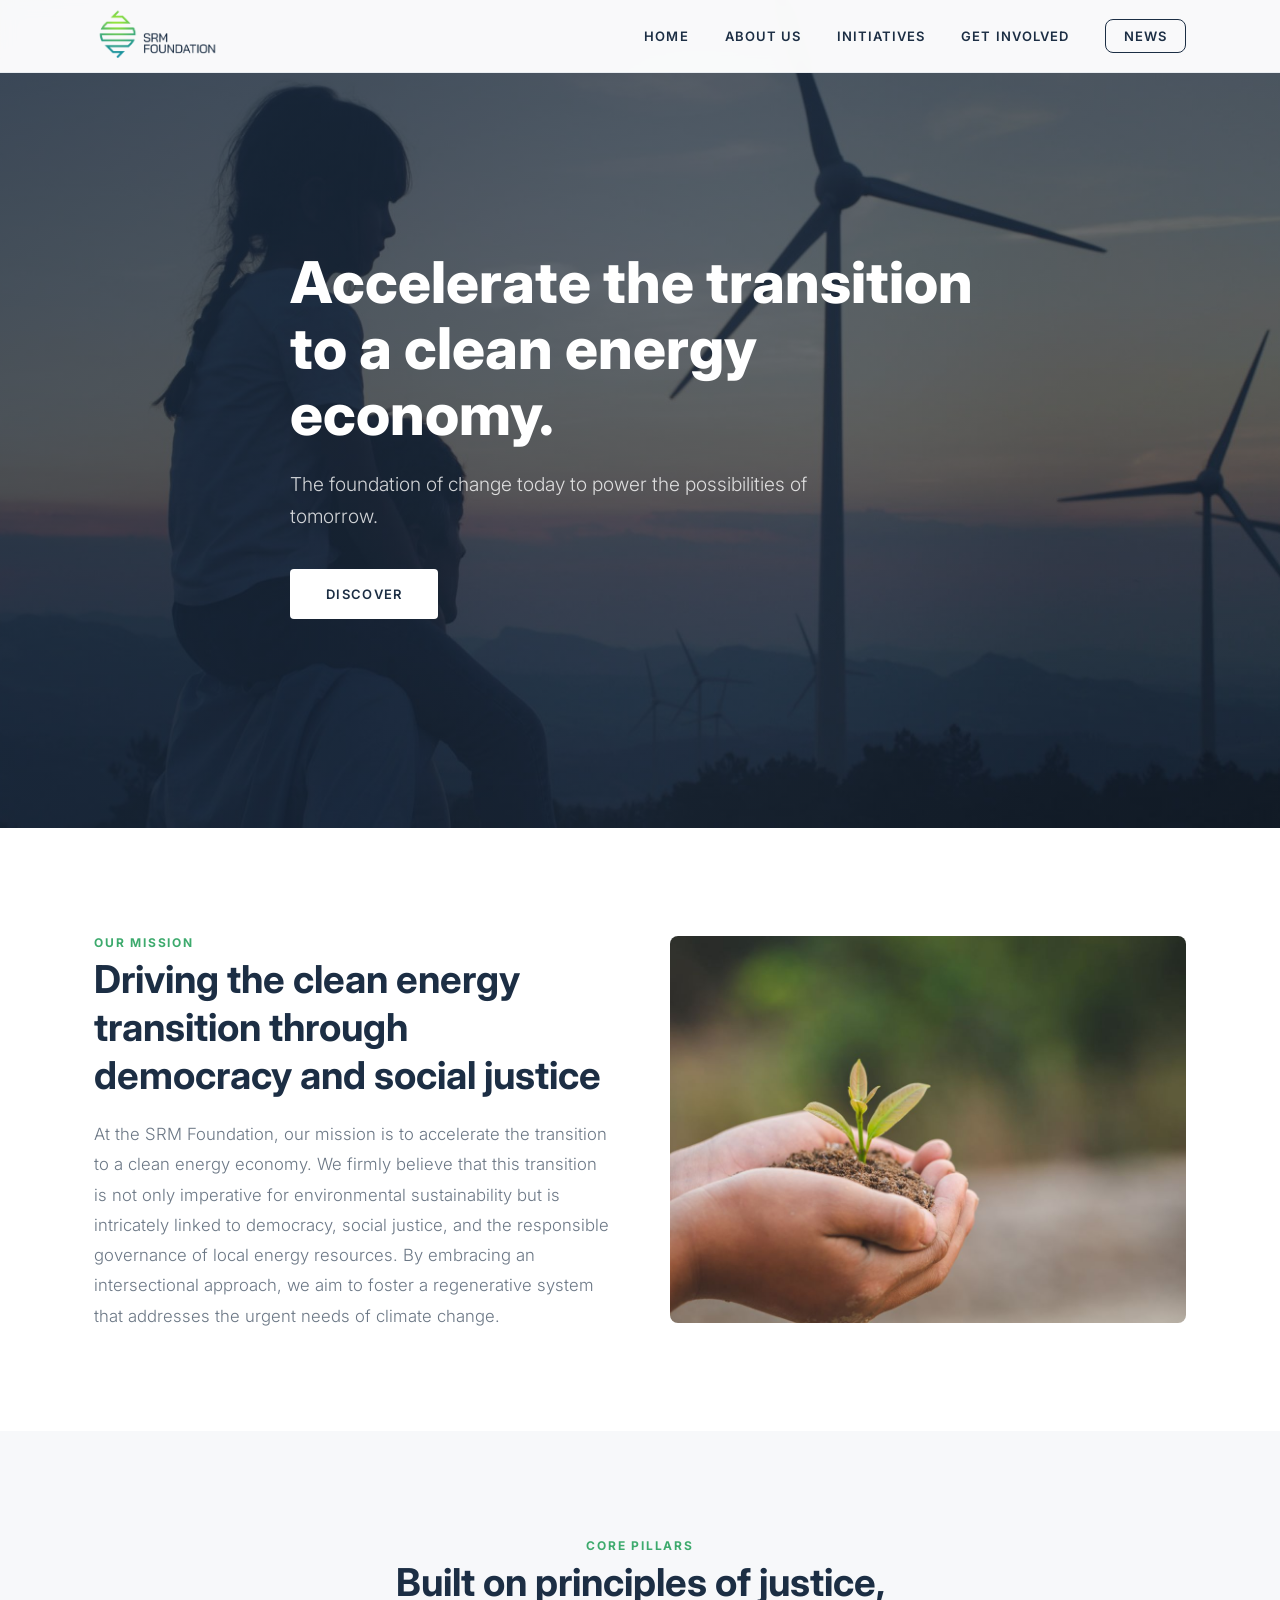
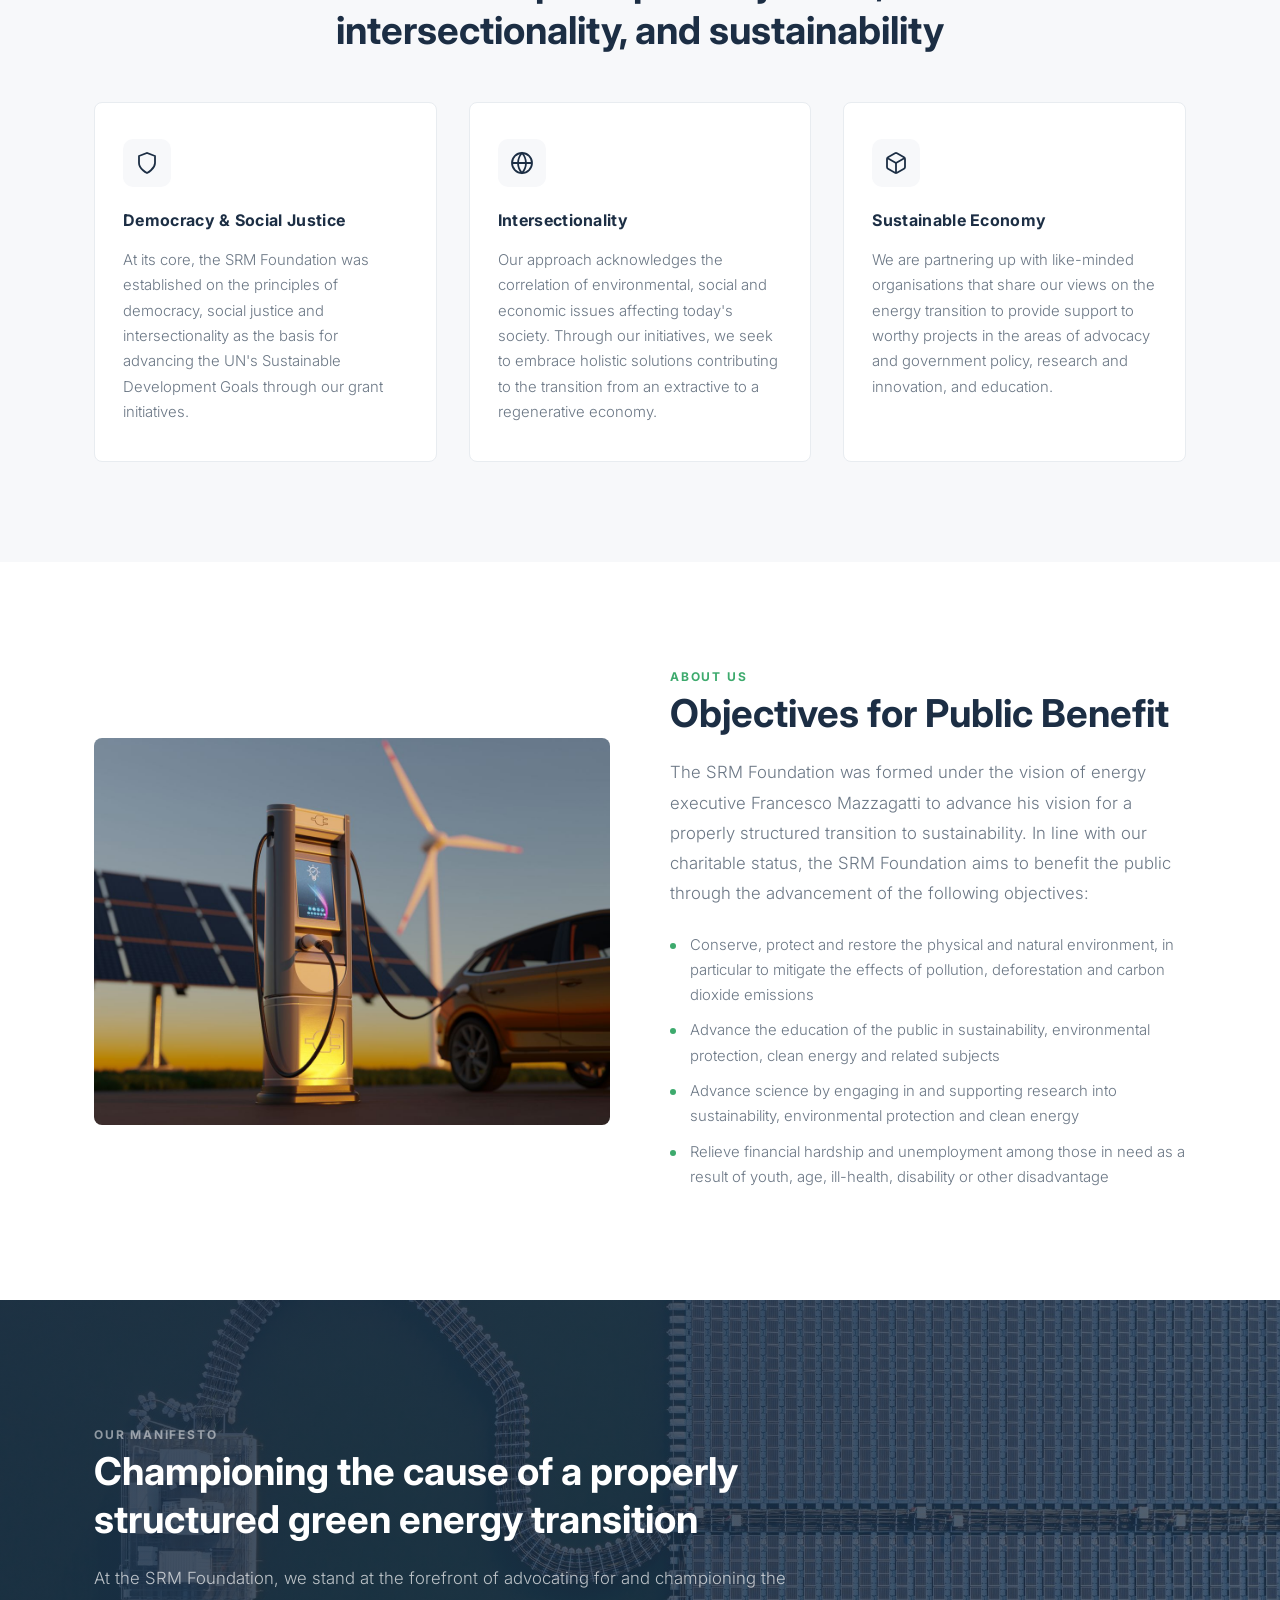
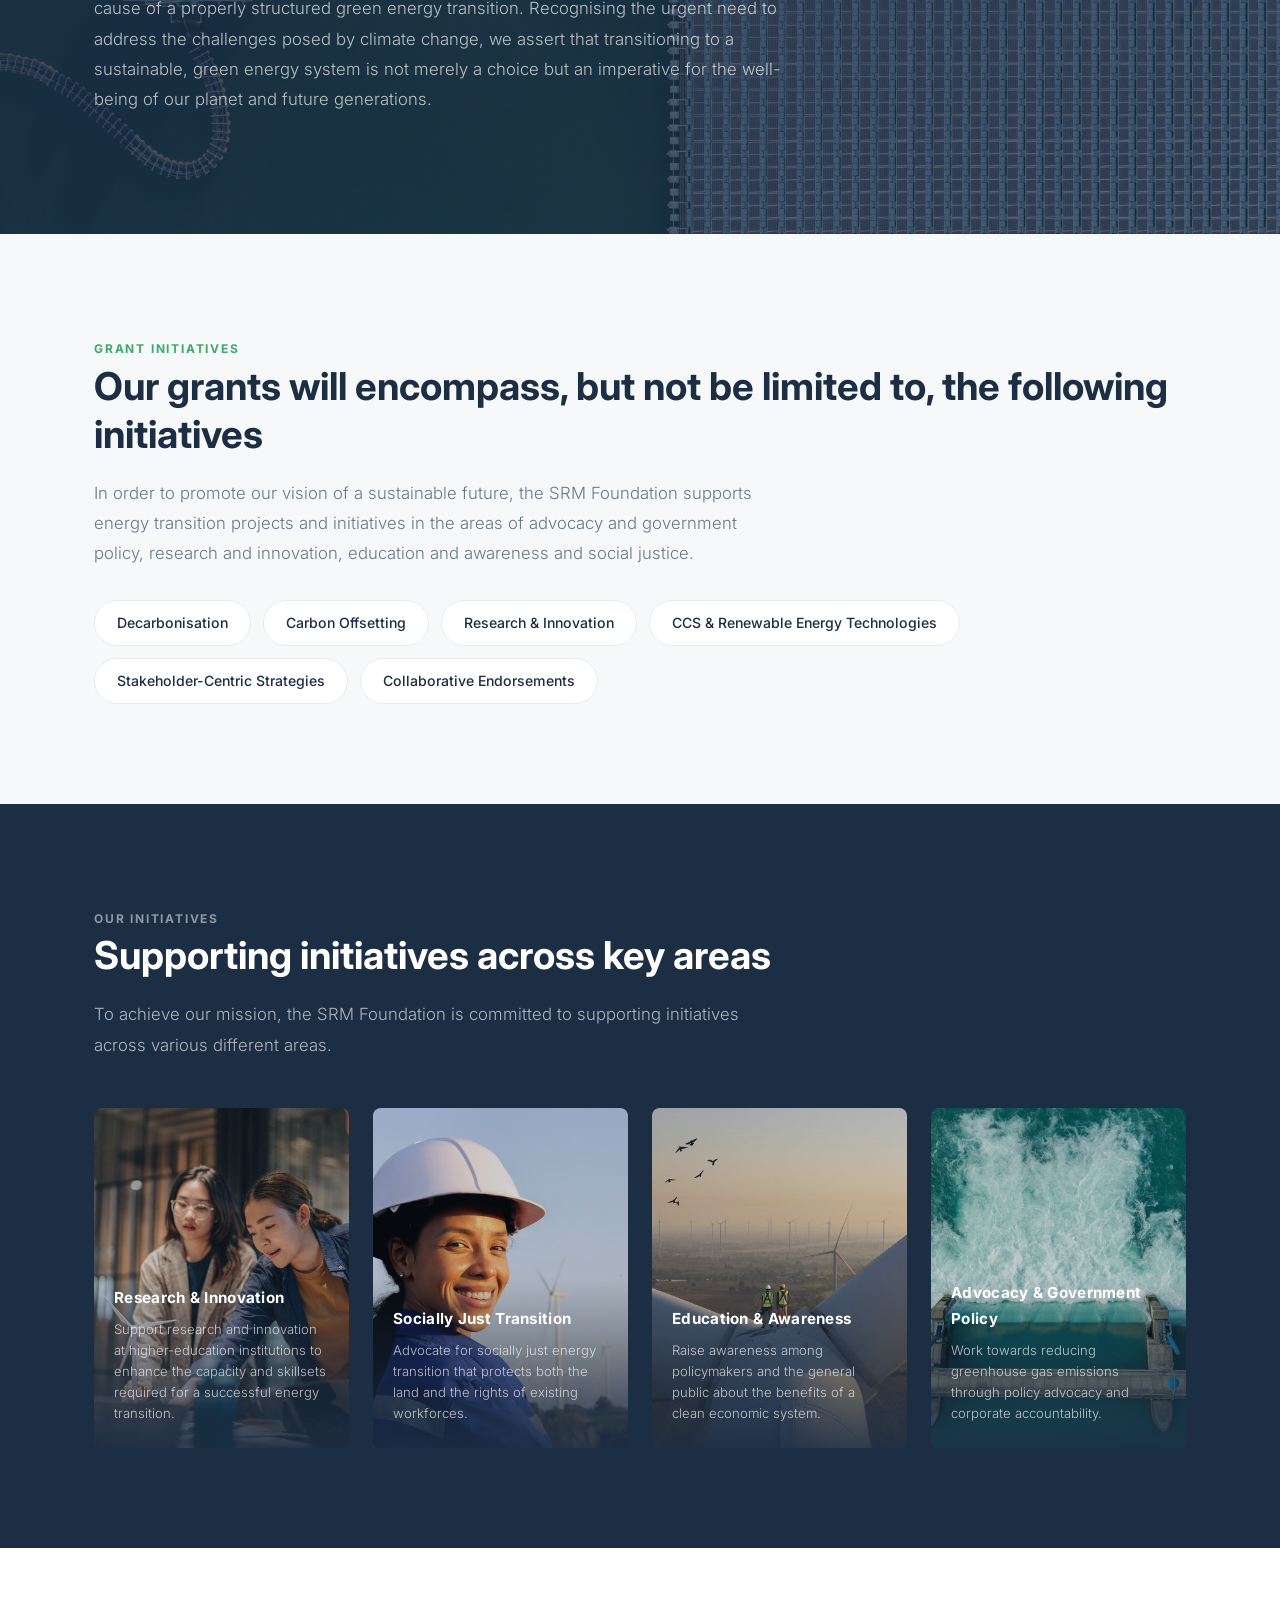
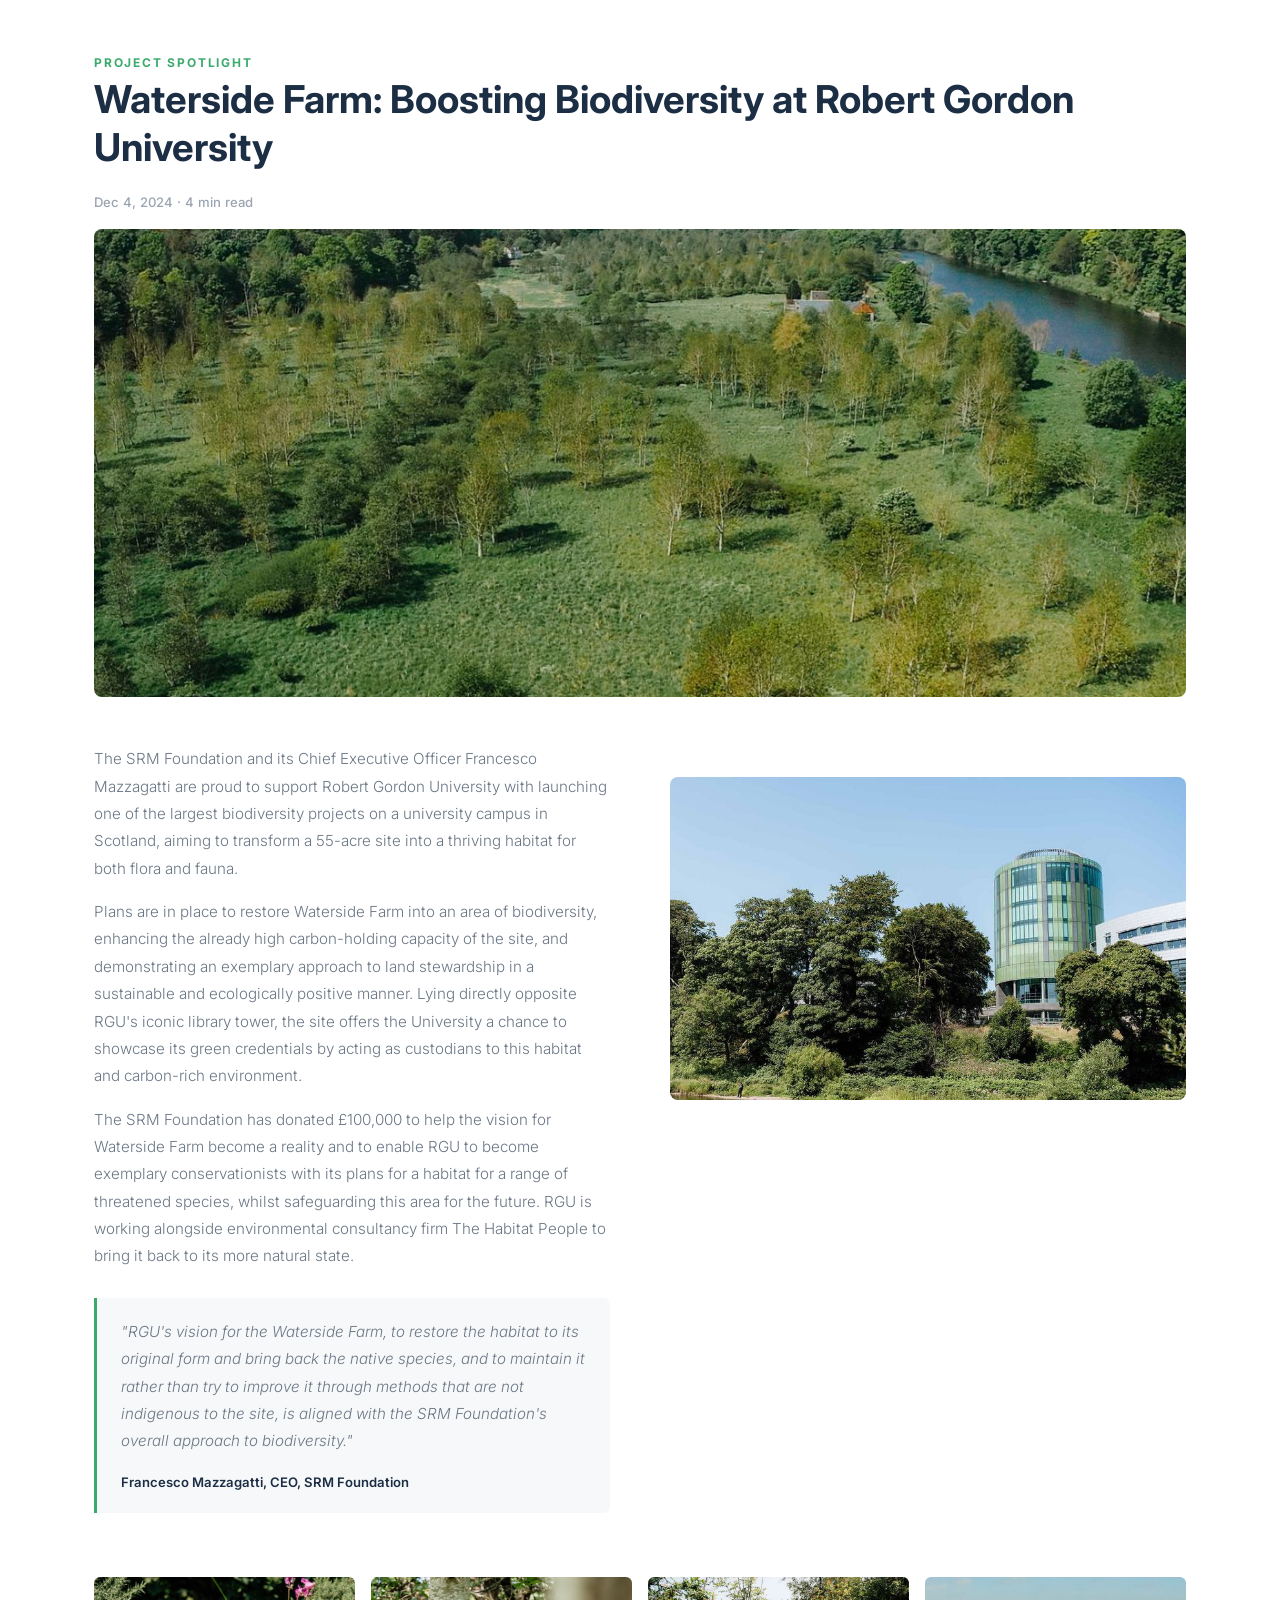
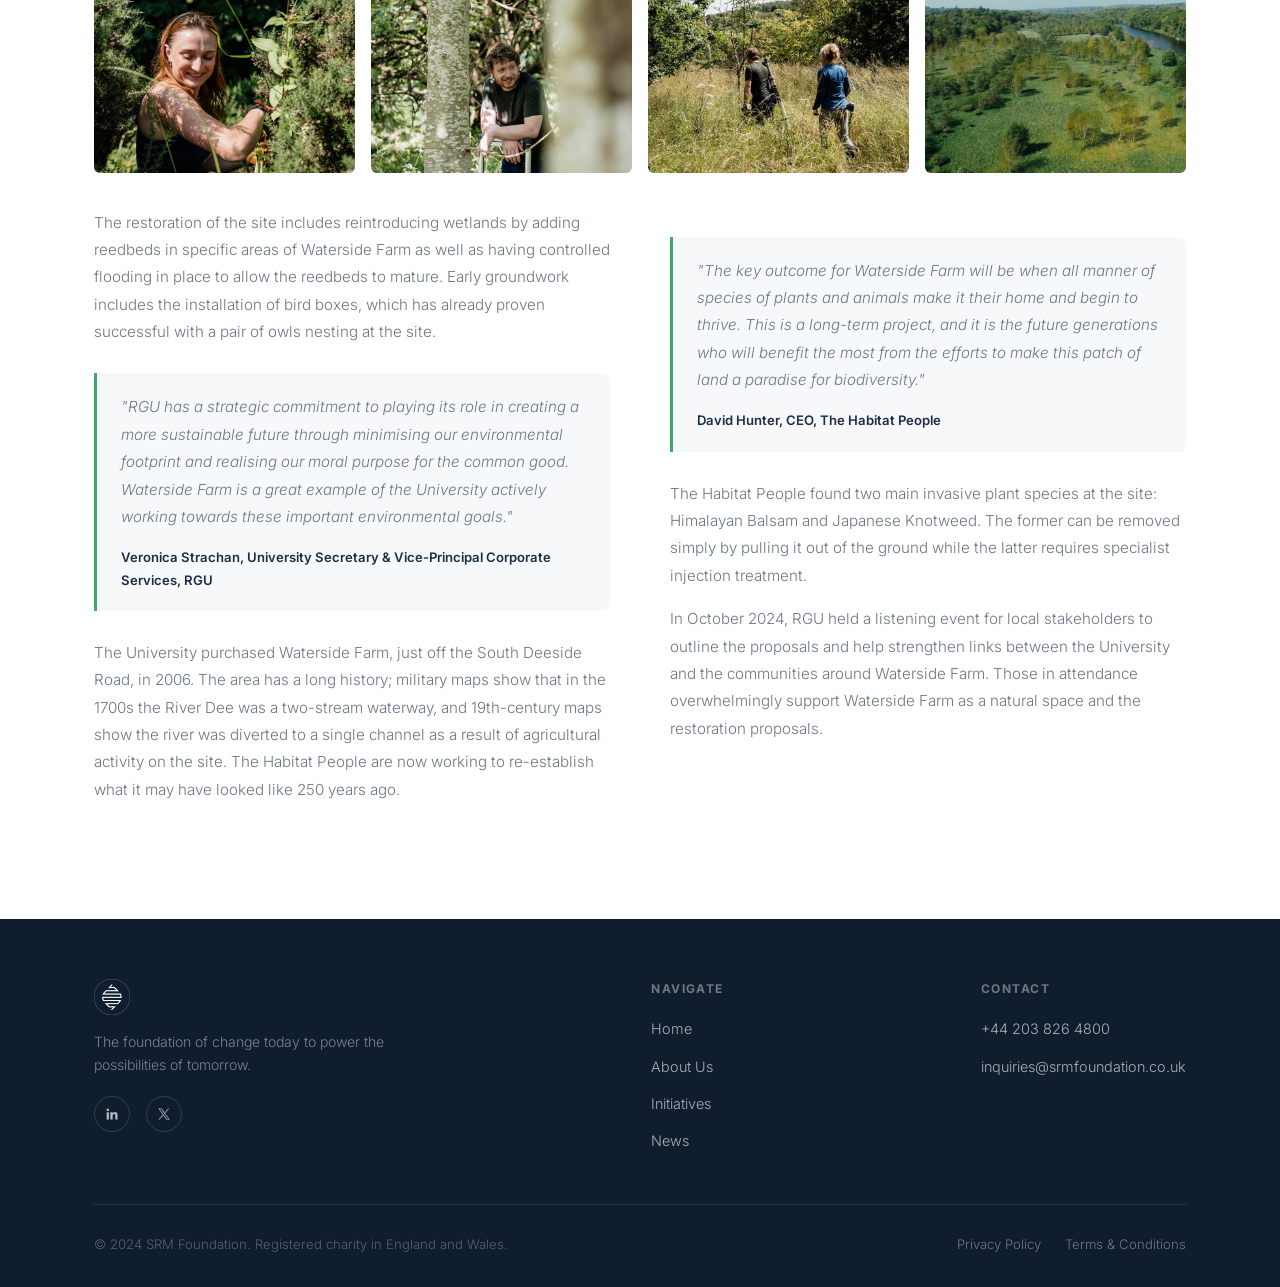
<file: index.html>
<!DOCTYPE html>
<html lang="en">
<head>
<meta charset="UTF-8">
<meta name="viewport" content="width=device-width, initial-scale=1.0">
<title>SRM Foundation - Accelerating the Clean Energy Transition</title>
<link rel="icon" type="image/png" href="img/dark-logo.png">
<link href="https://fonts.googleapis.com/css2?family=Inter:wght@300;400;500;600;700;800&display=swap" rel="stylesheet">
<link rel="stylesheet" href="css/styles.css">
</head>
<body>

<!-- NAV -->
<nav id="navbar">
  <div class="nav-inner">
    <a href="#home" class="nav-logo">
      <img src="img/main-logo.png" alt="SRM Foundation">
    </a>
    <button class="nav-toggle" id="navToggle" aria-label="Menu">
      <span></span>
    </button>
    <ul class="nav-links" id="navLinks">
      <li><a href="/">Home</a></li>
      <li><a href="/about-us">About Us</a></li>
      <li><a href="/our-initiatives">Initiatives</a></li>
      <li><a href="mailto:inquiries@srmfoundation.co.uk">Get Involved</a></li>
      <li><a href="/blog" class="nav-cta">News</a></li>
    </ul>
  </div>
</nav>

<!-- HERO -->
<section class="hero" id="home">
  <div class="hero-bg"></div>
  <div class="hero-content">
    <h1>Accelerate the transition to a clean energy economy.</h1>
    <p>The foundation of change today to power the possibilities of tomorrow.</p>
    <a href="#about" class="btn btn-primary">Discover</a>
  </div>
</section>

<!-- MISSION -->
<section class="mission" id="mission">
  <div class="container">
    <div class="mission-grid">
      <div>
        <span class="section-label">Our Mission</span>
        <h2 class="section-heading">Driving the clean energy transition through democracy and social justice</h2>
        <p class="section-text">At the SRM Foundation, our mission is to accelerate the transition to a clean energy economy. We firmly believe that this transition is not only imperative for environmental sustainability but is intricately linked to democracy, social justice, and the responsible governance of local energy resources. By embracing an intersectional approach, we aim to foster a regenerative system that addresses the urgent needs of climate change.</p>
      </div>
      <div class="mission-image">
        <img src="img/seedling.jpg" alt="Hands holding a seedling - growth and sustainability">
      </div>
    </div>
  </div>
</section>

<!-- PILLARS -->
<section class="pillars" id="pillars">
  <div class="container">
    <div style="text-align:center; max-width:680px; margin:0 auto 0;">
      <span class="section-label">Core Pillars</span>
      <h2 class="section-heading">Built on principles of justice, intersectionality, and sustainability</h2>
    </div>
    <div class="pillars-grid">
      <div class="pillar-card">
        <div class="pillar-icon">
          <svg viewBox="0 0 24 24"><path d="M12 22s8-4 8-10V5l-8-3-8 3v7c0 6 8 10 8 10z"/></svg>
        </div>
        <h3>Democracy &amp; Social Justice</h3>
        <p>At its core, the SRM Foundation was established on the principles of democracy, social justice and intersectionality as the basis for advancing the UN's Sustainable Development Goals through our grant initiatives.</p>
      </div>
      <div class="pillar-card">
        <div class="pillar-icon">
          <svg viewBox="0 0 24 24"><circle cx="12" cy="12" r="10"/><path d="M2 12h20M12 2a15.3 15.3 0 0 1 4 10 15.3 15.3 0 0 1-4 10 15.3 15.3 0 0 1-4-10 15.3 15.3 0 0 1 4-10z"/></svg>
        </div>
        <h3>Intersectionality</h3>
        <p>Our approach acknowledges the correlation of environmental, social and economic issues affecting today's society. Through our initiatives, we seek to embrace holistic solutions contributing to the transition from an extractive to a regenerative economy.</p>
      </div>
      <div class="pillar-card">
        <div class="pillar-icon">
          <svg viewBox="0 0 24 24"><path d="M21 16V8a2 2 0 0 0-1-1.73l-7-4a2 2 0 0 0-2 0l-7 4A2 2 0 0 0 3 8v8a2 2 0 0 0 1 1.73l7 4a2 2 0 0 0 2 0l7-4A2 2 0 0 0 21 16z"/><polyline points="3.27 6.96 12 12.01 20.73 6.96"/><line x1="12" y1="22.08" x2="12" y2="12"/></svg>
        </div>
        <h3>Sustainable Economy</h3>
        <p>We are partnering up with like-minded organisations that share our views on the energy transition to provide support to worthy projects in the areas of advocacy and government policy, research and innovation, and education.</p>
      </div>
    </div>
  </div>
</section>

<!-- ABOUT -->
<section class="about" id="about">
  <div class="container">
    <div class="about-grid">
      <div class="about-image">
        <img src="img/turbine-workers.jpg" alt="Engineers working on wind turbine">
      </div>
      <div>
        <span class="section-label">About Us</span>
        <h2 class="section-heading">Objectives for Public Benefit</h2>
        <p class="section-text">The SRM Foundation was formed under the vision of energy executive Francesco Mazzagatti to advance his vision for a properly structured transition to sustainability. In line with our charitable status, the SRM Foundation aims to benefit the public through the advancement of the following objectives:</p>
        <ul class="objectives-list">
          <li>Conserve, protect and restore the physical and natural environment, in particular to mitigate the effects of pollution, deforestation and carbon dioxide emissions</li>
          <li>Advance the education of the public in sustainability, environmental protection, clean energy and related subjects</li>
          <li>Advance science by engaging in and supporting research into sustainability, environmental protection and clean energy</li>
          <li>Relieve financial hardship and unemployment among those in need as a result of youth, age, ill-health, disability or other disadvantage</li>
        </ul>
      </div>
    </div>
  </div>
</section>

<!-- MANIFESTO -->
<section class="manifesto">
  <div class="container">
    <span class="section-label">Our Manifesto</span>
    <h2 class="section-heading">Championing the cause of a properly structured green energy transition</h2>
    <p class="section-text">At the SRM Foundation, we stand at the forefront of advocating for and championing the cause of a properly structured green energy transition. Recognising the urgent need to address the challenges posed by climate change, we assert that transitioning to a sustainable, green energy system is not merely a choice but an imperative for the well-being of our planet and future generations.</p>
  </div>
</section>

<!-- GRANTS -->
<section class="grants">
  <div class="container">
    <span class="section-label">Grant Initiatives</span>
    <h2 class="section-heading">Our grants will encompass, but not be limited to, the following initiatives</h2>
    <p class="section-text">In order to promote our vision of a sustainable future, the SRM Foundation supports energy transition projects and initiatives in the areas of advocacy and government policy, research and innovation, education and awareness and social justice.</p>
    <div class="grants-tags">
      <span>Decarbonisation</span>
      <span>Carbon Offsetting</span>
      <span>Research &amp; Innovation</span>
      <span>CCS &amp; Renewable Energy Technologies</span>
      <span>Stakeholder-Centric Strategies</span>
      <span>Collaborative Endorsements</span>
    </div>
  </div>
</section>

<!-- INITIATIVES -->
<section class="initiatives" id="initiatives">
  <div class="container">
    <span class="section-label">Our Initiatives</span>
    <h2 class="section-heading">Supporting initiatives across key areas</h2>
    <p class="section-text">To achieve our mission, the SRM Foundation is committed to supporting initiatives across various different areas.</p>
    <div class="initiatives-grid">
      <div class="initiative-card">
        <img src="img/floating-solar.jpg" alt="Floating solar farm - Research &amp; Innovation">
        <div class="overlay">
          <h3>Research &amp; Innovation</h3>
          <p>Support research and innovation at higher-education institutions to enhance the capacity and skillsets required for a successful energy transition.</p>
        </div>
      </div>
      <div class="initiative-card">
        <img src="img/engineer-woman.jpg" alt="Wind energy engineer - Socially Just Transition">
        <div class="overlay">
          <h3>Socially Just Transition</h3>
          <p>Advocate for socially just energy transition that protects both the land and the rights of existing workforces.</p>
        </div>
      </div>
      <div class="initiative-card">
        <img src="img/team-meeting.jpg" alt="Team with wind turbine model - Education &amp; Awareness">
        <div class="overlay">
          <h3>Education &amp; Awareness</h3>
          <p>Raise awareness among policymakers and the general public about the benefits of a clean economic system.</p>
        </div>
      </div>
      <div class="initiative-card">
        <img src="img/hydro-dam.jpg" alt="Hydroelectric dam - Advocacy &amp; Government Policy">
        <div class="overlay">
          <h3>Advocacy &amp; Government Policy</h3>
          <p>Work towards reducing greenhouse gas emissions through policy advocacy and corporate accountability.</p>
        </div>
      </div>
    </div>
  </div>
</section>

<!-- PROJECT SPOTLIGHT -->
<section class="project">
  <div class="container">
    <span class="section-label">Project Spotlight</span>
    <h2 class="section-heading">Waterside Farm: Boosting Biodiversity at Robert Gordon University</h2>
    <p class="project-meta" style="margin-top:8px;">Dec 4, 2024 · 4 min read</p>

    <div class="project-hero-img">
      <img src="img/rgu-01.jpg" alt="Aerial view of Waterside Farm - 55 acres alongside the River Dee">
    </div>

    <div class="project-layout">
      <div class="project-body">
        <p>The SRM Foundation and its Chief Executive Officer Francesco Mazzagatti are proud to support Robert Gordon University with launching one of the largest biodiversity projects on a university campus in Scotland, aiming to transform a 55-acre site into a thriving habitat for both flora and fauna.</p>
        <p>Plans are in place to restore Waterside Farm into an area of biodiversity, enhancing the already high carbon-holding capacity of the site, and demonstrating an exemplary approach to land stewardship in a sustainable and ecologically positive manner. Lying directly opposite RGU's iconic library tower, the site offers the University a chance to showcase its green credentials by acting as custodians to this habitat and carbon-rich environment.</p>
        <p>The SRM Foundation has donated £100,000 to help the vision for Waterside Farm become a reality and to enable RGU to become exemplary conservationists with its plans for a habitat for a range of threatened species, whilst safeguarding this area for the future. RGU is working alongside environmental consultancy firm The Habitat People to bring it back to its more natural state.</p>
        <div class="project-quote">
          <p>"RGU's vision for the Waterside Farm, to restore the habitat to its original form and bring back the native species, and to maintain it rather than try to improve it through methods that are not indigenous to the site, is aligned with the SRM Foundation's overall approach to biodiversity."</p>
          <cite>Francesco Mazzagatti, CEO, SRM Foundation</cite>
        </div>
      </div>
      <div class="project-inline-img">
        <img src="img/rgu-02.jpg" alt="RGU's iconic library tower overlooking the River Dee and surrounding greenery">
      </div>
    </div>

    <div class="project-gallery">
      <img src="img/rgu-03.jpg" alt="Conservation volunteer working with native plants at Waterside Farm">
      <img src="img/rgu-04.jpg" alt="The Habitat People team member among the trees at Waterside Farm">
      <img src="img/rgu-05.jpg" alt="Fieldwork - walking through the tall grasses of Waterside Farm">
      <img src="img/rgu-01.jpg" alt="Aerial overview of the Waterside Farm restoration site">
    </div>

    <div class="project-layout">
      <div class="project-body">
        <p>The restoration of the site includes reintroducing wetlands by adding reedbeds in specific areas of Waterside Farm as well as having controlled flooding in place to allow the reedbeds to mature. Early groundwork includes the installation of bird boxes, which has already proven successful with a pair of owls nesting at the site.</p>
        <div class="project-quote">
          <p>"RGU has a strategic commitment to playing its role in creating a more sustainable future through minimising our environmental footprint and realising our moral purpose for the common good. Waterside Farm is a great example of the University actively working towards these important environmental goals."</p>
          <cite>Veronica Strachan, University Secretary &amp; Vice-Principal Corporate Services, RGU</cite>
        </div>
        <p>The University purchased Waterside Farm, just off the South Deeside Road, in 2006. The area has a long history; military maps show that in the 1700s the River Dee was a two-stream waterway, and 19th-century maps show the river was diverted to a single channel as a result of agricultural activity on the site. The Habitat People are now working to re-establish what it may have looked like 250 years ago.</p>
      </div>
      <div class="project-body">
        <div class="project-quote">
          <p>"The key outcome for Waterside Farm will be when all manner of species of plants and animals make it their home and begin to thrive. This is a long-term project, and it is the future generations who will benefit the most from the efforts to make this patch of land a paradise for biodiversity."</p>
          <cite>David Hunter, CEO, The Habitat People</cite>
        </div>
        <p>The Habitat People found two main invasive plant species at the site: Himalayan Balsam and Japanese Knotweed. The former can be removed simply by pulling it out of the ground while the latter requires specialist injection treatment.</p>
        <p>In October 2024, RGU held a listening event for local stakeholders to outline the proposals and help strengthen links between the University and the communities around Waterside Farm. Those in attendance overwhelmingly support Waterside Farm as a natural space and the restoration proposals.</p>
      </div>
    </div>
  </div>
</section>

<!-- FOOTER -->
<footer>
  <div class="container">
    <div class="footer-top">
      <div>
        <div class="footer-logo">
          <img src="img/white-logo.png" alt="SRM Foundation">
        </div>
        <p class="footer-tagline">The foundation of change today to power the possibilities of tomorrow.</p>
        <div class="footer-social" style="margin-top:20px;">
          <a href="https://www.linkedin.com/company/the-srm-foundation/about/" aria-label="LinkedIn" target="_blank" rel="noopener noreferrer"><img src="img/linkedin.png" alt="LinkedIn"></a>
          <a href="https://x.com/foundationsrm" aria-label="Twitter" target="_blank" rel="noopener noreferrer"><img src="img/twitter.png" alt="Twitter"></a>
        </div>
      </div>
      <div class="footer-nav">
        <h4>Navigate</h4>
        <ul>
          <li><a href="/">Home</a></li>
          <li><a href="/about-us">About Us</a></li>
          <li><a href="/our-initiatives">Initiatives</a></li>
          <li><a href="/blog">News</a></li>
        </ul>
      </div>
      <div class="footer-nav">
        <h4>Contact</h4>
        <ul>
          <li><a href="tel:+442038264800">+44 203 826 4800</a></li>
          <li><a href="mailto:inquiries@srmfoundation.co.uk">inquiries@srmfoundation.co.uk</a></li>
        </ul>
      </div>
    </div>
    <div class="footer-bottom">
      <p>&copy; 2024 SRM Foundation. Registered charity in England and Wales.</p>
      <div class="footer-legal">
        <a href="/privacypolicy">Privacy Policy</a>
        <a href="/terms-and-conditions">Terms &amp; Conditions</a>
      </div>
    </div>
  </div>
</footer>

<script>
// Navbar scroll effect
const nav = document.getElementById('navbar');
window.addEventListener('scroll', () => {
  nav.classList.toggle('scrolled', window.scrollY > 40);
});

// Mobile menu toggle
const toggle = document.getElementById('navToggle');
const links = document.getElementById('navLinks');
toggle.addEventListener('click', () => {
  links.classList.toggle('open');
});

// Close mobile menu on link click
links.querySelectorAll('a').forEach(a => {
  a.addEventListener('click', () => links.classList.remove('open'));
});
</script>
</body>
</html>
</file>
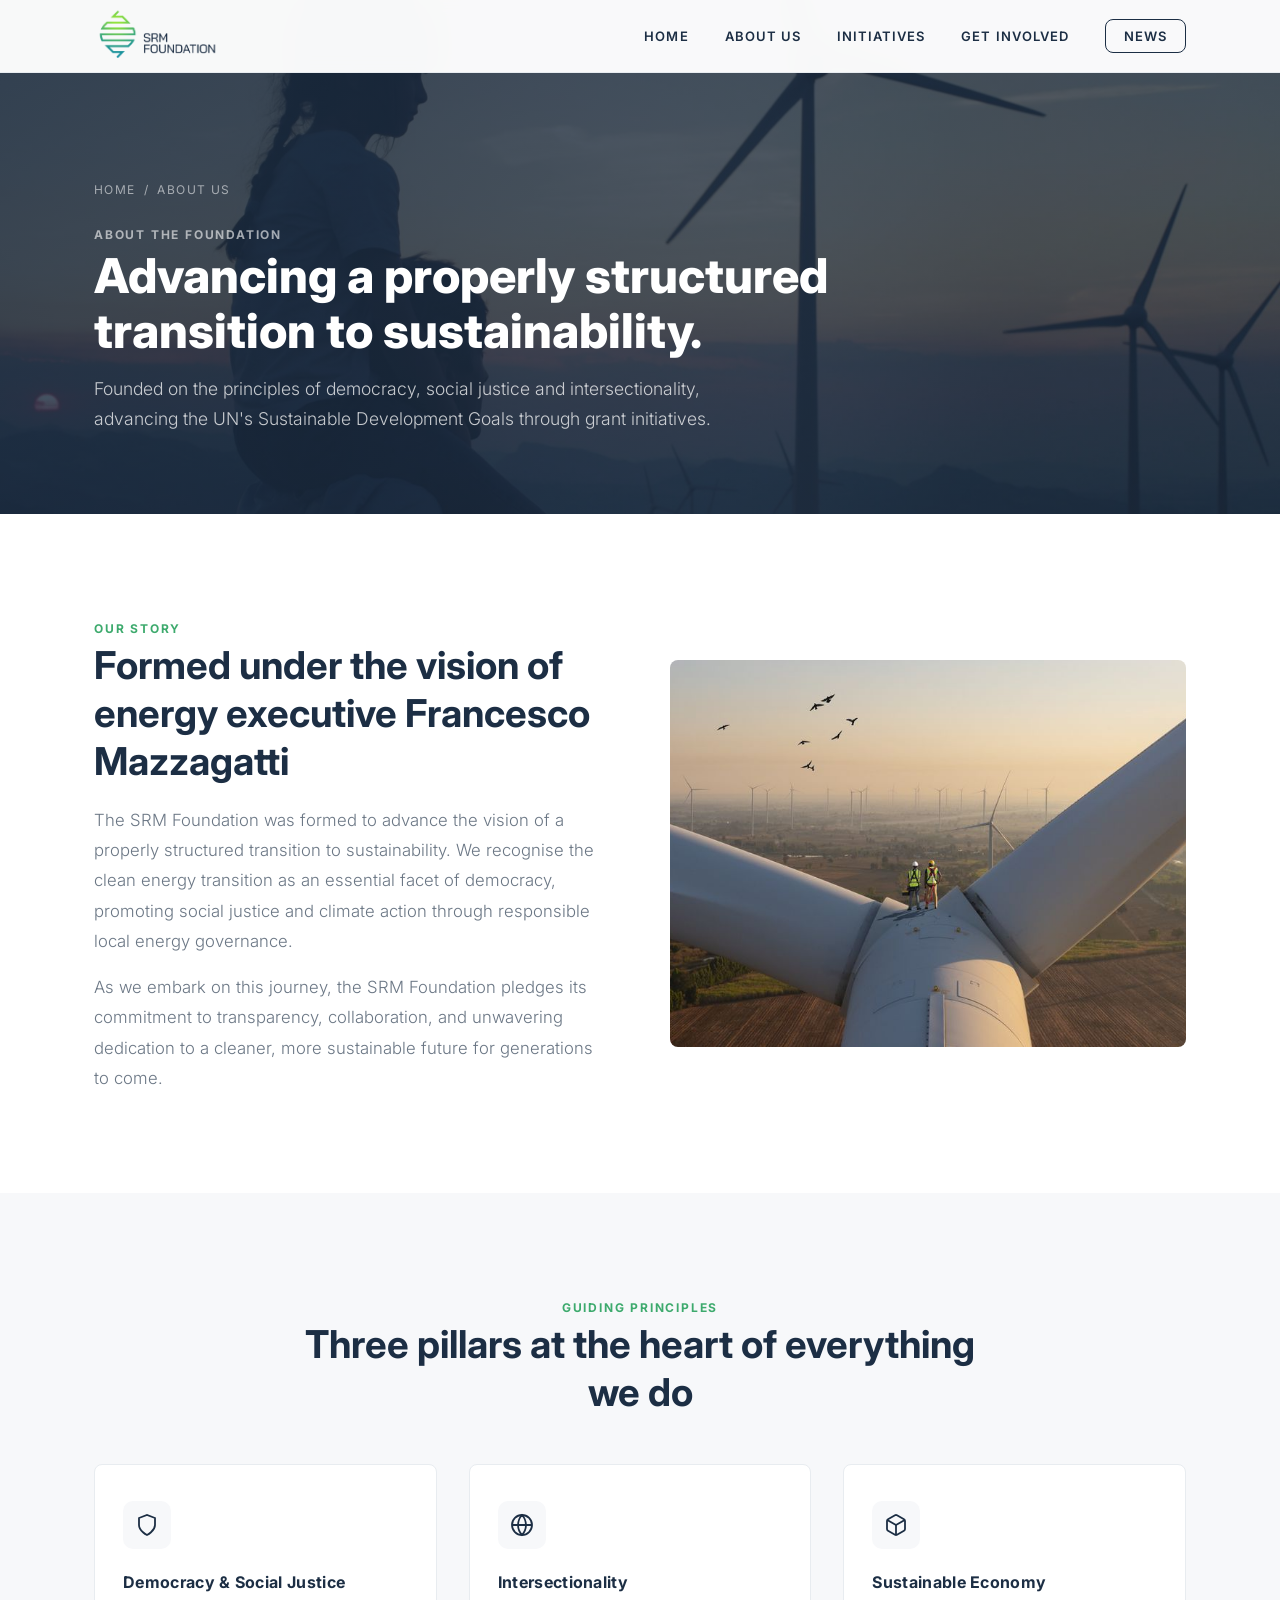
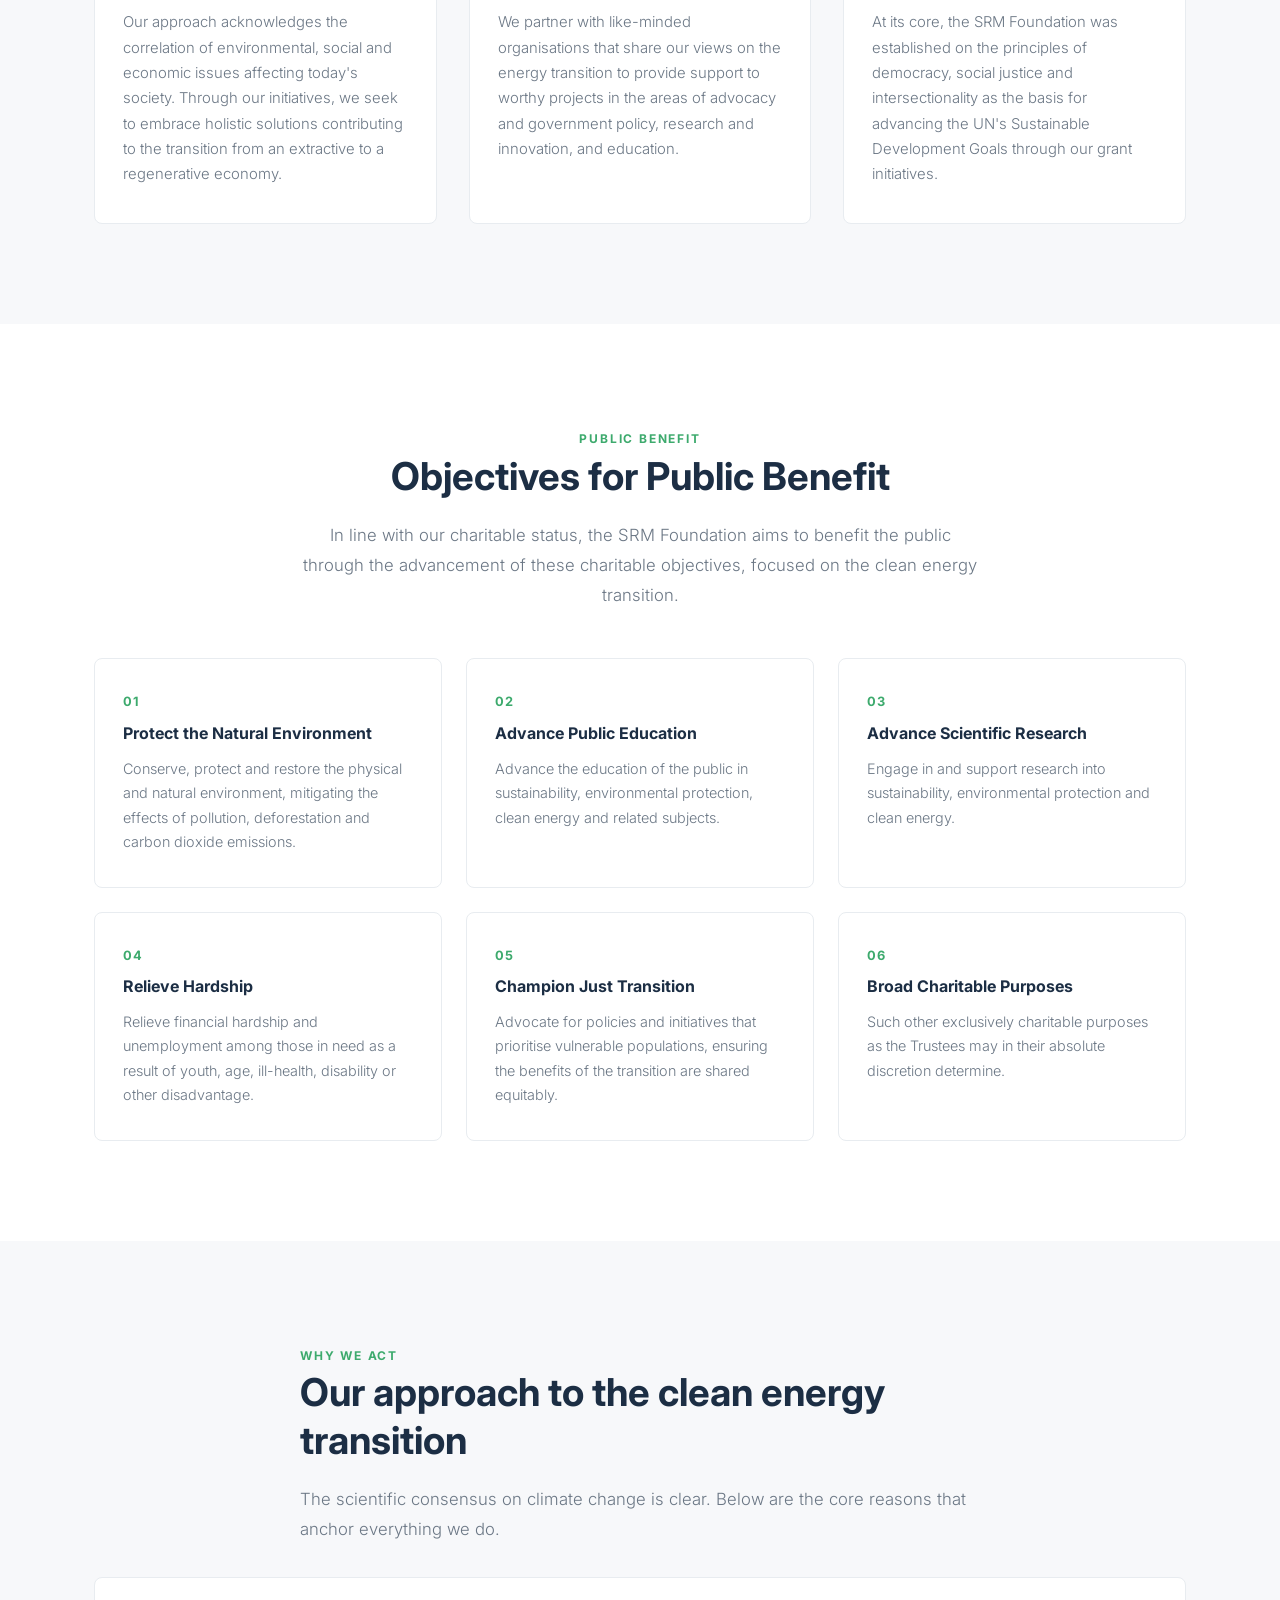
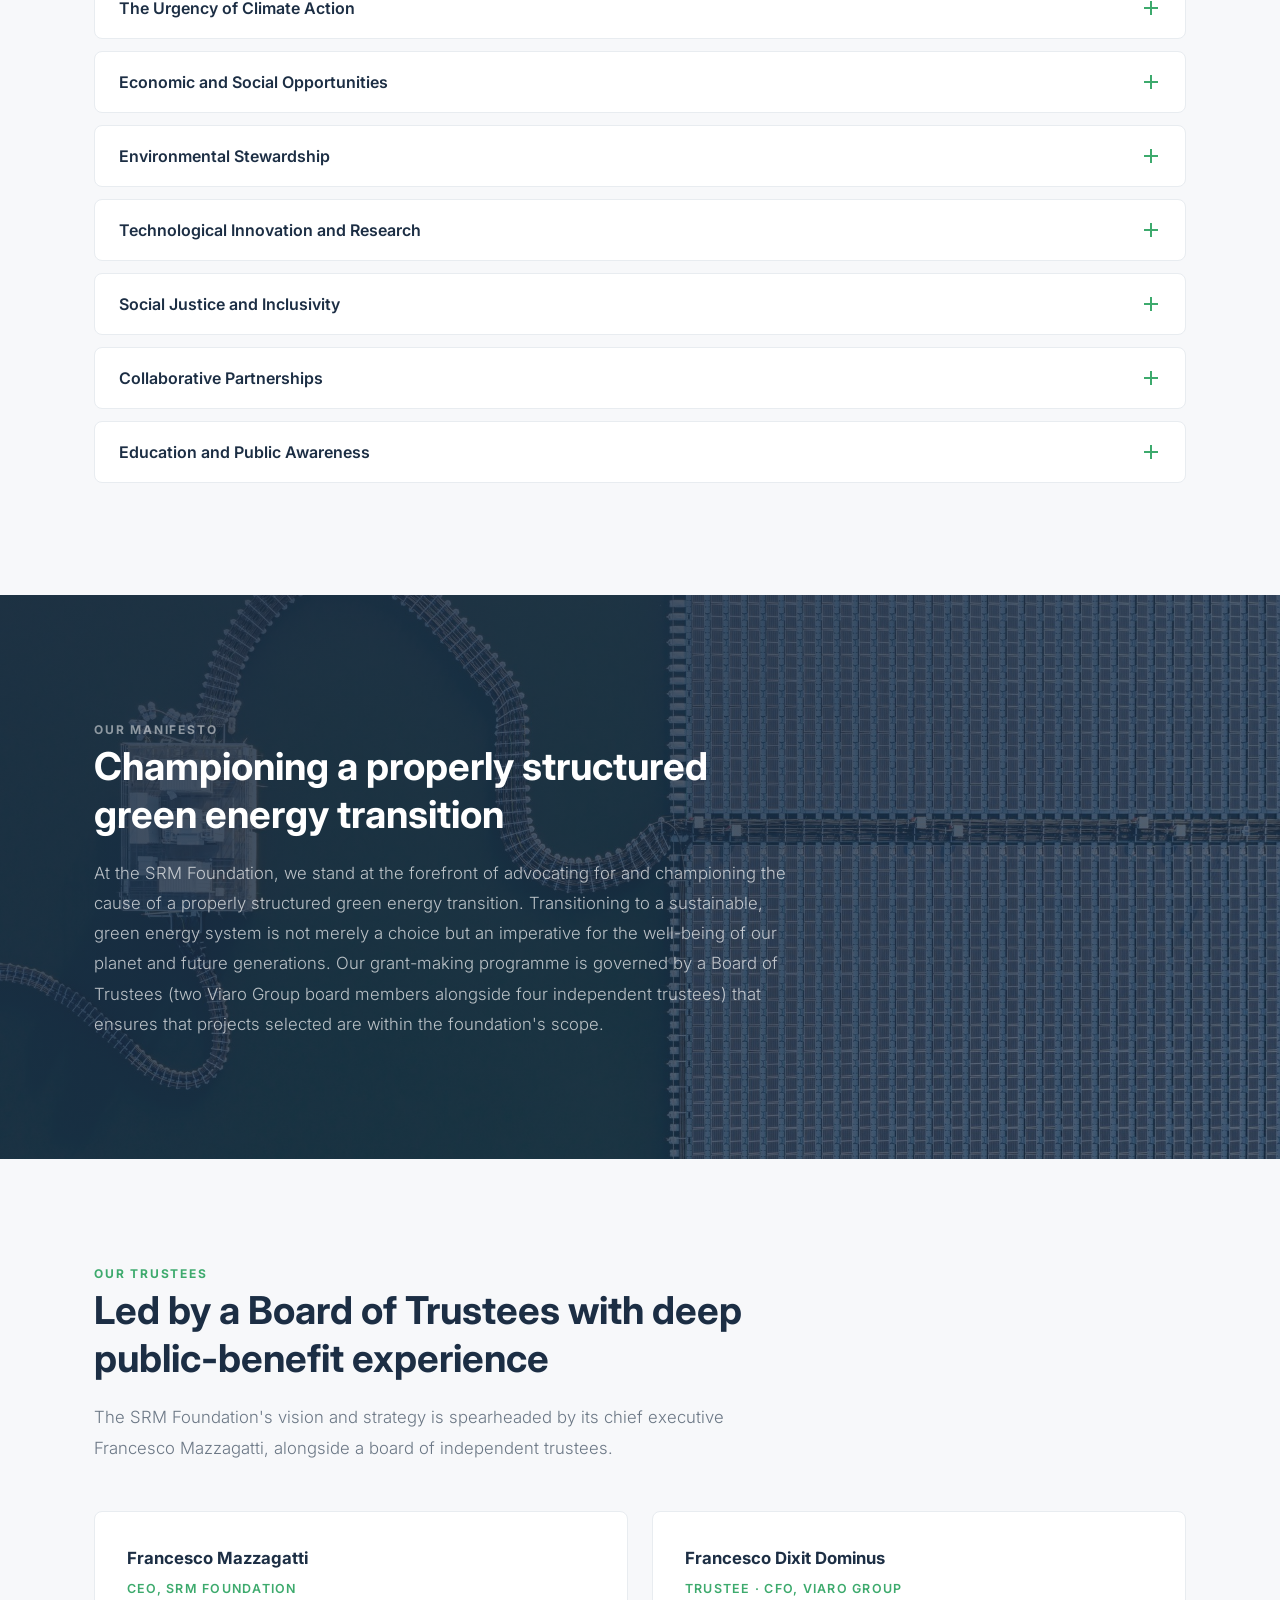
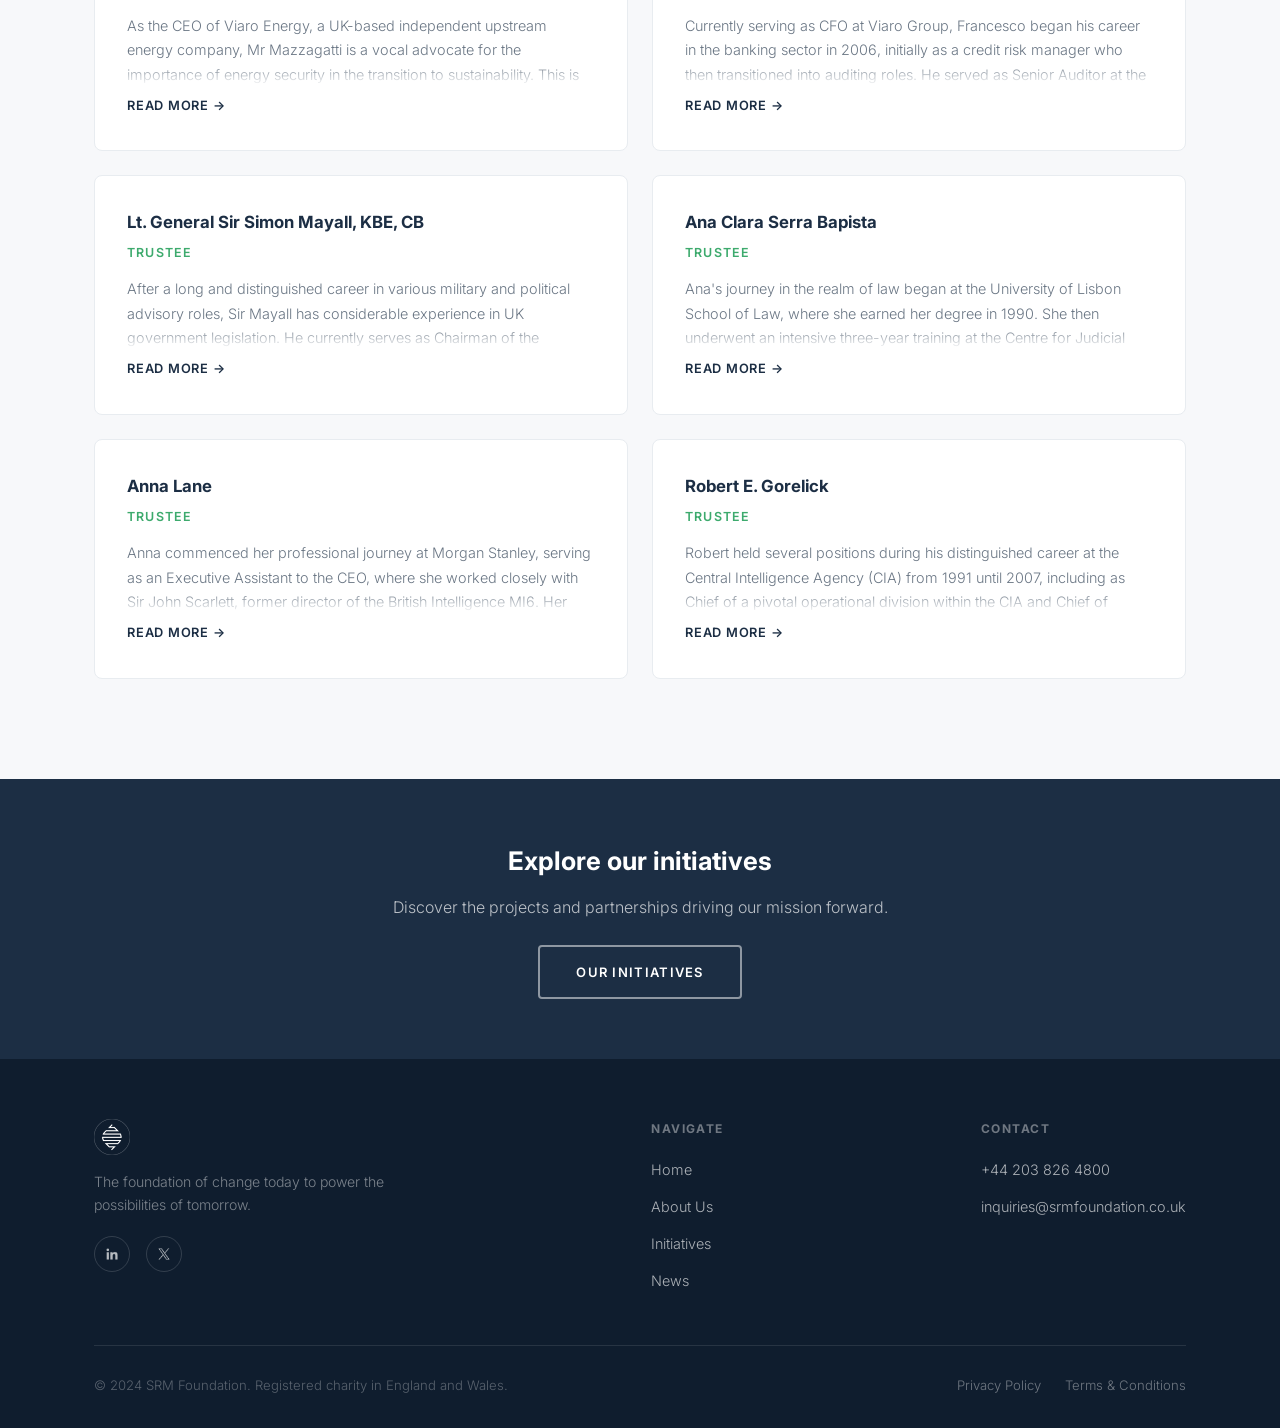
<file: about-us.html>
<!DOCTYPE html>
<html lang="en">
<head>
<meta charset="UTF-8">
<meta name="viewport" content="width=device-width, initial-scale=1.0">
<title>About Us - SRM Foundation</title>
<meta name="description" content="Learn about the SRM Foundation, its trustees, and its mission to advance a properly structured, just transition to a clean energy economy.">
<link rel="icon" type="image/png" href="img/dark-logo.png">
<link href="https://fonts.googleapis.com/css2?family=Inter:wght@300;400;500;600;700;800&display=swap" rel="stylesheet">
<link rel="stylesheet" href="css/styles.css">
</head>
<body>

<!-- NAV -->
<nav id="navbar">
  <div class="nav-inner">
    <a href="/" class="nav-logo">
      <img src="img/main-logo.png" alt="SRM Foundation">
    </a>
    <button class="nav-toggle" id="navToggle" aria-label="Menu">
      <span></span>
    </button>
    <ul class="nav-links" id="navLinks">
      <li><a href="/">Home</a></li>
      <li><a href="/about-us">About Us</a></li>
      <li><a href="/our-initiatives">Initiatives</a></li>
      <li><a href="mailto:inquiries@srmfoundation.co.uk">Get Involved</a></li>
      <li><a href="/blog" class="nav-cta">News</a></li>
    </ul>
  </div>
</nav>

<!-- PAGE HERO -->
<section class="page-hero">
  <div class="page-hero-bg" style="background-image:url('img/hero-sunset.jpg');"></div>
  <div class="page-hero-content">
    <div class="breadcrumb"><a href="/">Home</a><span>/</span>About Us</div>
    <span class="section-label">About the Foundation</span>
    <h1>Advancing a properly structured transition to sustainability.</h1>
    <p>Founded on the principles of democracy, social justice and intersectionality, advancing the UN's Sustainable Development Goals through grant initiatives.</p>
  </div>
</section>

<!-- INTRO -->
<section class="mission">
  <div class="container">
    <div class="mission-grid">
      <div>
        <span class="section-label">Our Story</span>
        <h2 class="section-heading">Formed under the vision of energy executive Francesco Mazzagatti</h2>
        <p class="section-text">The SRM Foundation was formed to advance the vision of a properly structured transition to sustainability. We recognise the clean energy transition as an essential facet of democracy, promoting social justice and climate action through responsible local energy governance.</p>
        <p class="section-text" style="margin-top:16px;">As we embark on this journey, the SRM Foundation pledges its commitment to transparency, collaboration, and unwavering dedication to a cleaner, more sustainable future for generations to come.</p>
      </div>
      <div class="mission-image">
        <img src="img/team-meeting.jpg" alt="SRM Foundation team">
      </div>
    </div>
  </div>
</section>

<!-- PILLARS -->
<section class="pillars">
  <div class="container">
    <div style="text-align:center; max-width:680px; margin:0 auto 0;">
      <span class="section-label">Guiding Principles</span>
      <h2 class="section-heading">Three pillars at the heart of everything we do</h2>
    </div>
    <div class="pillars-grid">
      <div class="pillar-card">
        <div class="pillar-icon">
          <svg viewBox="0 0 24 24"><path d="M12 22s8-4 8-10V5l-8-3-8 3v7c0 6 8 10 8 10z"/></svg>
        </div>
        <h3>Democracy &amp; Social Justice</h3>
        <p>Our approach acknowledges the correlation of environmental, social and economic issues affecting today's society. Through our initiatives, we seek to embrace holistic solutions contributing to the transition from an extractive to a regenerative economy.</p>
      </div>
      <div class="pillar-card">
        <div class="pillar-icon">
          <svg viewBox="0 0 24 24"><circle cx="12" cy="12" r="10"/><path d="M2 12h20M12 2a15.3 15.3 0 0 1 4 10 15.3 15.3 0 0 1-4 10 15.3 15.3 0 0 1-4-10 15.3 15.3 0 0 1 4-10z"/></svg>
        </div>
        <h3>Intersectionality</h3>
        <p>We partner with like-minded organisations that share our views on the energy transition to provide support to worthy projects in the areas of advocacy and government policy, research and innovation, and education.</p>
      </div>
      <div class="pillar-card">
        <div class="pillar-icon">
          <svg viewBox="0 0 24 24"><path d="M21 16V8a2 2 0 0 0-1-1.73l-7-4a2 2 0 0 0-2 0l-7 4A2 2 0 0 0 3 8v8a2 2 0 0 0 1 1.73l7 4a2 2 0 0 0 2 0l7-4A2 2 0 0 0 21 16z"/><polyline points="3.27 6.96 12 12.01 20.73 6.96"/><line x1="12" y1="22.08" x2="12" y2="12"/></svg>
        </div>
        <h3>Sustainable Economy</h3>
        <p>At its core, the SRM Foundation was established on the principles of democracy, social justice and intersectionality as the basis for advancing the UN's Sustainable Development Goals through our grant initiatives.</p>
      </div>
    </div>
  </div>
</section>

<!-- OBJECTIVES -->
<section class="about">
  <div class="container">
    <div style="max-width:680px; margin:0 auto 0; text-align:center;">
      <span class="section-label">Public Benefit</span>
      <h2 class="section-heading">Objectives for Public Benefit</h2>
      <p class="section-text" style="margin:0 auto;">In line with our charitable status, the SRM Foundation aims to benefit the public through the advancement of these charitable objectives, focused on the clean energy transition.</p>
    </div>
    <div class="objectives-grid">
      <div class="objective-card">
        <div class="num">01</div>
        <h3>Protect the Natural Environment</h3>
        <p>Conserve, protect and restore the physical and natural environment, mitigating the effects of pollution, deforestation and carbon dioxide emissions.</p>
      </div>
      <div class="objective-card">
        <div class="num">02</div>
        <h3>Advance Public Education</h3>
        <p>Advance the education of the public in sustainability, environmental protection, clean energy and related subjects.</p>
      </div>
      <div class="objective-card">
        <div class="num">03</div>
        <h3>Advance Scientific Research</h3>
        <p>Engage in and support research into sustainability, environmental protection and clean energy.</p>
      </div>
      <div class="objective-card">
        <div class="num">04</div>
        <h3>Relieve Hardship</h3>
        <p>Relieve financial hardship and unemployment among those in need as a result of youth, age, ill-health, disability or other disadvantage.</p>
      </div>
      <div class="objective-card">
        <div class="num">05</div>
        <h3>Champion Just Transition</h3>
        <p>Advocate for policies and initiatives that prioritise vulnerable populations, ensuring the benefits of the transition are shared equitably.</p>
      </div>
      <div class="objective-card">
        <div class="num">06</div>
        <h3>Broad Charitable Purposes</h3>
        <p>Such other exclusively charitable purposes as the Trustees may in their absolute discretion determine.</p>
      </div>
    </div>
  </div>
</section>

<!-- WHY WE ACT (ACCORDION) -->
<section class="pillars">
  <div class="container">
    <div style="max-width:680px; margin:0 auto 0;">
      <span class="section-label">Why We Act</span>
      <h2 class="section-heading">Our approach to the clean energy transition</h2>
      <p class="section-text">The scientific consensus on climate change is clear. Below are the core reasons that anchor everything we do.</p>
    </div>
    <div class="accordion" id="whyAccordion">

      <div class="accordion-item">
        <button class="accordion-btn" aria-expanded="false">
          <span>The Urgency of Climate Action</span><span class="plus"></span>
        </button>
        <div class="accordion-content">
          <div class="accordion-content-inner">
            <p>The scientific consensus on climate change is clear, with the consequences of inaction becoming increasingly apparent. Extreme weather events, rising sea levels, and disruptions to ecosystems all underscore the urgent need for a transformative response.</p>
            <p>A green energy transition represents a crucial step towards mitigating the impacts of climate change, reducing greenhouse gas emissions, and fostering a resilient and sustainable future.</p>
          </div>
        </div>
      </div>

      <div class="accordion-item">
        <button class="accordion-btn" aria-expanded="false">
          <span>Economic and Social Opportunities</span><span class="plus"></span>
        </button>
        <div class="accordion-content">
          <div class="accordion-content-inner">
            <p>Beyond environmental considerations, the shift towards green energy holds immense economic and social potential. Investing in renewable energy sources and technologies can drive economic growth, create jobs, and foster innovation.</p>
            <p>By transitioning to a green energy economy, we can build a more inclusive and equitable society, providing opportunities for communities to thrive while leaving no one behind.</p>
          </div>
        </div>
      </div>

      <div class="accordion-item">
        <button class="accordion-btn" aria-expanded="false">
          <span>Environmental Stewardship</span><span class="plus"></span>
        </button>
        <div class="accordion-content">
          <div class="accordion-content-inner">
            <p>Embracing a green energy transition signifies our commitment to responsible environmental stewardship. By harnessing the power of renewable resources such as solar, wind, and hydropower, we can significantly reduce our reliance on finite fossil fuels, mitigating environmental degradation and protecting biodiversity.</p>
          </div>
        </div>
      </div>

      <div class="accordion-item">
        <button class="accordion-btn" aria-expanded="false">
          <span>Technological Innovation and Research</span><span class="plus"></span>
        </button>
        <div class="accordion-content">
          <div class="accordion-content-inner">
            <p>Central to our stance is the recognition that the green energy transition necessitates continuous technological innovation and robust research efforts. We support investments in research and development to enhance the efficiency and affordability of renewable technologies, storage solutions, and smart grid systems.</p>
          </div>
        </div>
      </div>

      <div class="accordion-item">
        <button class="accordion-btn" aria-expanded="false">
          <span>Social Justice and Inclusivity</span><span class="plus"></span>
        </button>
        <div class="accordion-content">
          <div class="accordion-content-inner">
            <p>At the heart of our commitment is the principle of social justice. A green energy transition must be inclusive, considering the needs and rights of all communities. We advocate for policies and initiatives that prioritise vulnerable populations, ensuring that the benefits of the transition are shared equitably and that no one is disproportionately burdened by the challenges it may present.</p>
          </div>
        </div>
      </div>

      <div class="accordion-item">
        <button class="accordion-btn" aria-expanded="false">
          <span>Collaborative Partnerships</span><span class="plus"></span>
        </button>
        <div class="accordion-content">
          <div class="accordion-content-inner">
            <p>The SRM Foundation actively seeks collaborative partnerships with government entities, businesses, higher-education institutions with energy transition research programmes, and other charitable organisations. Meaningful change requires collective action. By fostering partnerships, we leverage collective expertise, resources, and influence to drive systemic change.</p>
          </div>
        </div>
      </div>

      <div class="accordion-item">
        <button class="accordion-btn" aria-expanded="false">
          <span>Education and Public Awareness</span><span class="plus"></span>
        </button>
        <div class="accordion-content">
          <div class="accordion-content-inner">
            <p>Central to our mission is the belief in the power of education and public awareness. Through educational programmes, outreach initiatives, and collaboration with academic institutions, we aim to empower individuals, communities, and policymakers with the knowledge and tools needed to actively contribute to the green energy transition.</p>
          </div>
        </div>
      </div>

    </div>
  </div>
</section>

<!-- MANIFESTO -->
<section class="manifesto">
  <div class="container">
    <span class="section-label">Our Manifesto</span>
    <h2 class="section-heading">Championing a properly structured green energy transition</h2>
    <p class="section-text">At the SRM Foundation, we stand at the forefront of advocating for and championing the cause of a properly structured green energy transition. Transitioning to a sustainable, green energy system is not merely a choice but an imperative for the well-being of our planet and future generations. Our grant-making programme is governed by a Board of Trustees (two Viaro Group board members alongside four independent trustees) that ensures that projects selected are within the foundation's scope.</p>
  </div>
</section>

<!-- TRUSTEES -->
<section class="trustees">
  <div class="container">
    <div style="max-width:680px;">
      <span class="section-label">Our Trustees</span>
      <h2 class="section-heading">Led by a Board of Trustees with deep public-benefit experience</h2>
      <p class="section-text">The SRM Foundation's vision and strategy is spearheaded by its chief executive Francesco Mazzagatti, alongside a board of independent trustees.</p>
    </div>
    <div class="trustees-grid">

      <div class="trustee-card">
        <h3>Francesco Mazzagatti</h3>
        <div class="role">CEO, SRM Foundation</div>
        <div class="trustee-bio">
          <p>As the CEO of Viaro Energy, a UK-based independent upstream energy company, Mr Mazzagatti is a vocal advocate for the importance of energy security in the transition to sustainability. This is reflected in Viaro Energy's operations, its approach to ESG responsibilities, and his personal involvement in organisations promoting industry best practices towards a properly structured energy transition. In parallel with his efforts at Viaro, the establishment of the SRM Foundation represents his contribution to a long-term vision for a more sustainable future.</p>
        </div>
        <button class="read-toggle">Read more →</button>
      </div>

      <div class="trustee-card">
        <h3>Francesco Dixit Dominus</h3>
        <div class="role">Trustee · CFO, Viaro Group</div>
        <div class="trustee-bio">
          <p>Currently serving as CFO at Viaro Group, Francesco began his career in the banking sector in 2006, initially as a credit risk manager who then transitioned into auditing roles. He served as Senior Auditor at the European Fund for Business Development between 2012 and 2018, when he also served as Senior Certifier for a project co-financed by Interreg Med, aimed at fostering sustainable growth in the Mediterranean region. Since 2014, Francesco has volunteered at the Oratorio Salessiano Don Bosco, which provides assistance to disabled children, alongside other charitable endeavours.</p>
        </div>
        <button class="read-toggle">Read more →</button>
      </div>

      <div class="trustee-card">
        <h3>Lt. General Sir Simon Mayall, KBE, CB</h3>
        <div class="role">Trustee</div>
        <div class="trustee-bio">
          <p>After a long and distinguished career in various military and political advisory roles, Sir Mayall has considerable experience in UK government legislation. He currently serves as Chairman of the National Army Museum, non-executive director at Viaro Energy Ltd, and senior advisor at several investment banks including Greenhill &amp; Co., ADRe and Coutts Bank. His awards include Knight Commander of the Order of the British Empire, Companion of the Order of the Bath, the Queen's Commendation for Valuable Service, and Officer of the Legion of Merit (US).</p>
        </div>
        <button class="read-toggle">Read more →</button>
      </div>

      <div class="trustee-card">
        <h3>Ana Clara Serra Bapista</h3>
        <div class="role">Trustee</div>
        <div class="trustee-bio">
          <p>Ana's journey in the realm of law began at the University of Lisbon School of Law, where she earned her degree in 1990. She then underwent an intensive three-year training at the Centre for Judicial Studies to qualify as a judge. Since then she has been a stalwart presence in the legal arena, currently holding the esteemed position of a criminal Judge at the Lisbon Central Criminal Court. Her commitment to excellence extends beyond her courtroom duties, and she diligently participates in national and international training courses each year.</p>
        </div>
        <button class="read-toggle">Read more →</button>
      </div>

      <div class="trustee-card">
        <h3>Anna Lane</h3>
        <div class="role">Trustee</div>
        <div class="trustee-bio">
          <p>Anna commenced her professional journey at Morgan Stanley, serving as an Executive Assistant to the CEO, where she worked closely with Sir John Scarlett, former director of the British Intelligence MI6. Her collaboration with Sir John extended past her time at Morgan Stanley, having served as his business advisor for six years. Anna has since progressed to operational positions close to the offices of energy CEOs at NEO Energy and currently HitecVision AS. She actively contributes to her community through volunteer work with the Rotary Club and channels her passion for running by participating in various 10k charity races.</p>
        </div>
        <button class="read-toggle">Read more →</button>
      </div>

      <div class="trustee-card">
        <h3>Robert E. Gorelick</h3>
        <div class="role">Trustee</div>
        <div class="trustee-bio">
          <p>Robert held several positions during his distinguished career at the Central Intelligence Agency (CIA) from 1991 until 2007, including as Chief of a pivotal operational division within the CIA and Chief of Station in several countries. During this period, he cultivated robust alliances with policymakers and collaborated closely with key Cabinet members. Since then, Robert has held significant roles in the private sector, notably as managing director at the Washington, D.C. and NY branches of Deloitte, where he was responsible for shaping their business development strategies alongside independent strategic advisory services for high-value clients.</p>
        </div>
        <button class="read-toggle">Read more →</button>
      </div>

    </div>
  </div>
</section>

<!-- CTA -->
<section class="cta-strip">
  <div class="container">
    <h2>Explore our initiatives</h2>
    <p>Discover the projects and partnerships driving our mission forward.</p>
    <a href="/our-initiatives" class="btn btn-outline-white">Our Initiatives</a>
  </div>
</section>

<!-- FOOTER -->
<footer>
  <div class="container">
    <div class="footer-top">
      <div>
        <div class="footer-logo">
          <img src="img/white-logo.png" alt="SRM Foundation">
        </div>
        <p class="footer-tagline">The foundation of change today to power the possibilities of tomorrow.</p>
        <div class="footer-social" style="margin-top:20px;">
          <a href="https://www.linkedin.com/company/the-srm-foundation/about/" aria-label="LinkedIn" target="_blank" rel="noopener noreferrer"><img src="img/linkedin.png" alt="LinkedIn"></a>
          <a href="https://x.com/foundationsrm" aria-label="Twitter" target="_blank" rel="noopener noreferrer"><img src="img/twitter.png" alt="Twitter"></a>
        </div>
      </div>
      <div class="footer-nav">
        <h4>Navigate</h4>
        <ul>
          <li><a href="/">Home</a></li>
          <li><a href="/about-us">About Us</a></li>
          <li><a href="/our-initiatives">Initiatives</a></li>
          <li><a href="/blog">News</a></li>
        </ul>
      </div>
      <div class="footer-nav">
        <h4>Contact</h4>
        <ul>
          <li><a href="tel:+442038264800">+44 203 826 4800</a></li>
          <li><a href="mailto:inquiries@srmfoundation.co.uk">inquiries@srmfoundation.co.uk</a></li>
        </ul>
      </div>
    </div>
    <div class="footer-bottom">
      <p>&copy; 2024 SRM Foundation. Registered charity in England and Wales.</p>
      <div class="footer-legal">
        <a href="/privacypolicy">Privacy Policy</a>
        <a href="/terms-and-conditions">Terms &amp; Conditions</a>
      </div>
    </div>
  </div>
</footer>

<script>
const nav = document.getElementById('navbar');
window.addEventListener('scroll', () => nav.classList.toggle('scrolled', window.scrollY > 40));
const toggle = document.getElementById('navToggle');
const links = document.getElementById('navLinks');
toggle.addEventListener('click', () => links.classList.toggle('open'));
links.querySelectorAll('a').forEach(a => a.addEventListener('click', () => links.classList.remove('open')));

// Accordion
document.querySelectorAll('.accordion-item').forEach(item => {
  const btn = item.querySelector('.accordion-btn');
  const content = item.querySelector('.accordion-content');
  btn.addEventListener('click', () => {
    const isOpen = item.classList.toggle('open');
    btn.setAttribute('aria-expanded', isOpen);
    content.style.maxHeight = isOpen ? content.scrollHeight + 'px' : '0';
  });
});

// Trustee "read more"
document.querySelectorAll('.trustee-card .read-toggle').forEach(btn => {
  btn.addEventListener('click', () => {
    const card = btn.closest('.trustee-card');
    const expanded = card.classList.toggle('expanded');
    btn.textContent = expanded ? 'Show less ↑' : 'Read more →';
  });
});
</script>
</body>
</html>
</file>
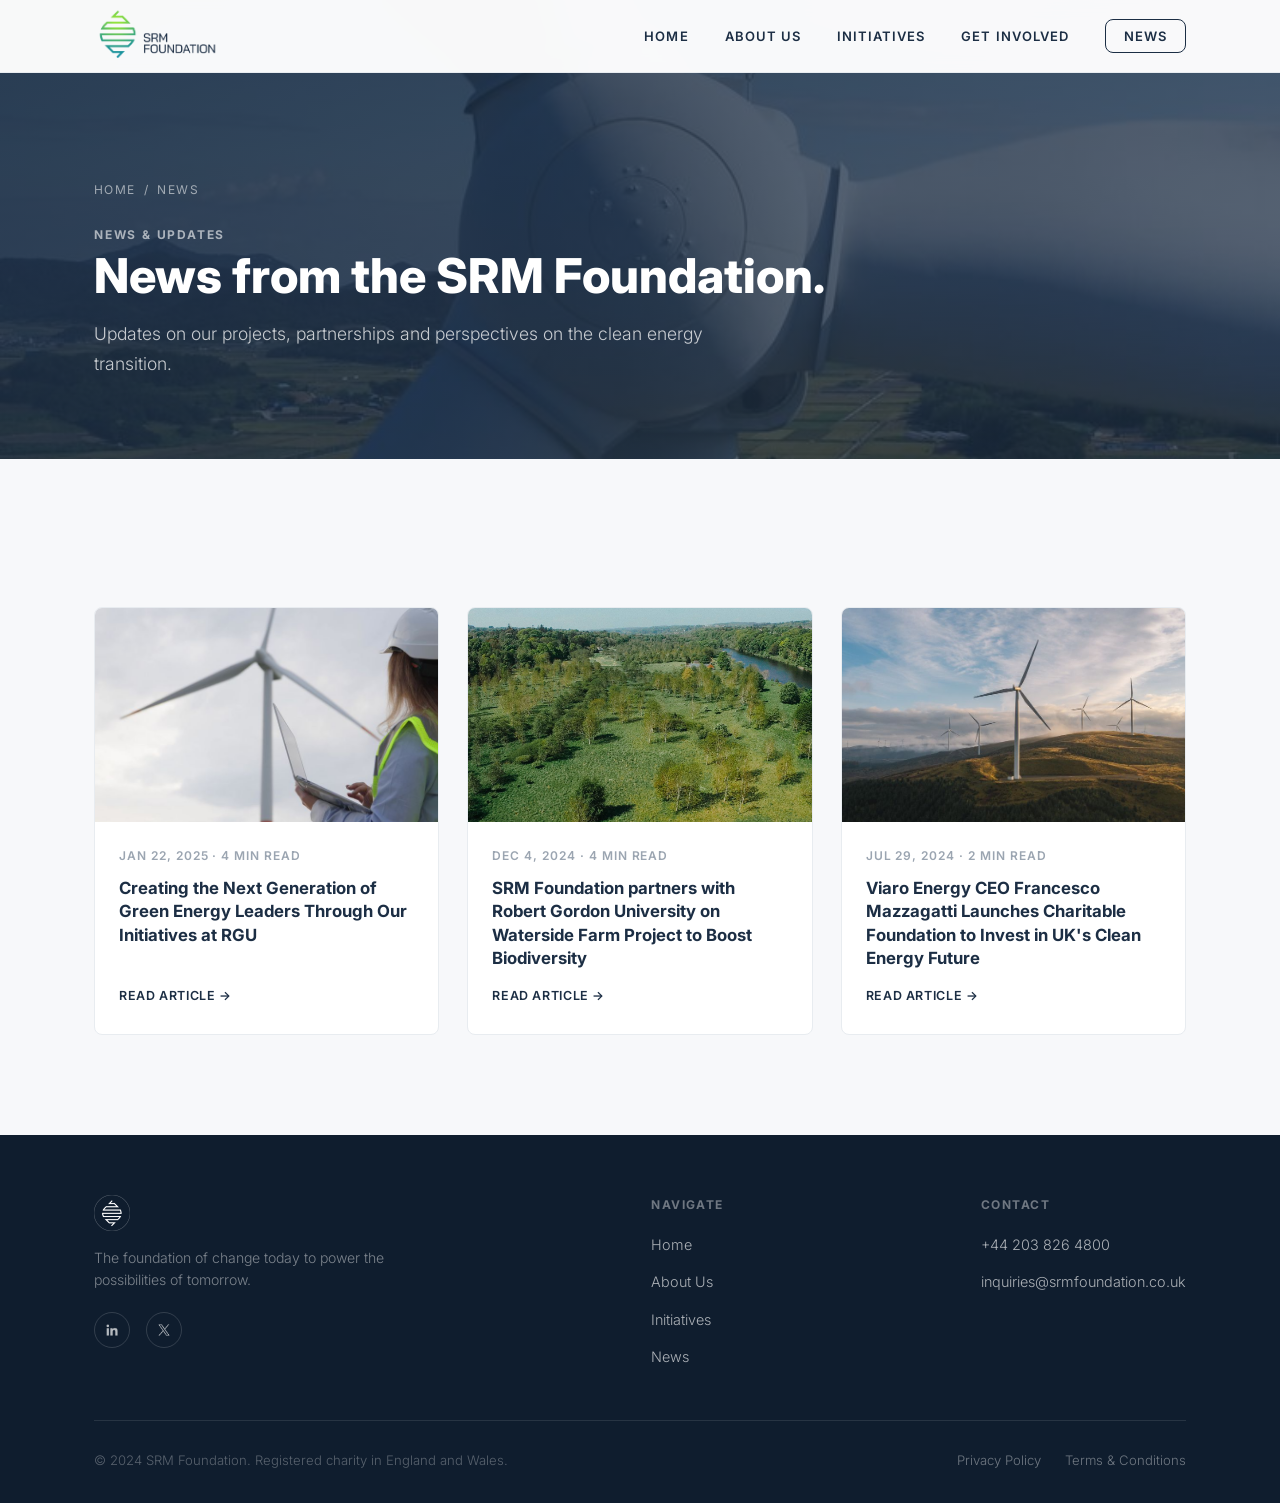
<file: blog.html>
<!DOCTYPE html>
<html lang="en">
<head>
<meta charset="UTF-8">
<meta name="viewport" content="width=device-width, initial-scale=1.0">
<title>News Archive - SRM Foundation</title>
<meta name="description" content="Latest news, announcements and perspectives from the SRM Foundation on the UK clean energy transition and our partner projects.">
<link rel="icon" type="image/png" href="img/dark-logo.png">
<link href="https://fonts.googleapis.com/css2?family=Inter:wght@300;400;500;600;700;800&display=swap" rel="stylesheet">
<link rel="stylesheet" href="css/styles.css">
</head>
<body>

<nav id="navbar">
  <div class="nav-inner">
    <a href="/" class="nav-logo"><img src="img/main-logo.png" alt="SRM Foundation"></a>
    <button class="nav-toggle" id="navToggle" aria-label="Menu"><span></span></button>
    <ul class="nav-links" id="navLinks">
      <li><a href="/">Home</a></li>
      <li><a href="/about-us">About Us</a></li>
      <li><a href="/our-initiatives">Initiatives</a></li>
      <li><a href="mailto:inquiries@srmfoundation.co.uk">Get Involved</a></li>
      <li><a href="/blog" class="nav-cta">News</a></li>
    </ul>
  </div>
</nav>

<section class="page-hero">
  <div class="page-hero-bg" style="background-image:url('img/turbine-closeup.jpg');"></div>
  <div class="page-hero-content">
    <div class="breadcrumb"><a href="/">Home</a><span>/</span>News</div>
    <span class="section-label">News &amp; Updates</span>
    <h1>News from the SRM Foundation.</h1>
    <p>Updates on our projects, partnerships and perspectives on the clean energy transition.</p>
  </div>
</section>

<section class="news-archive">
  <div class="container">
    <div class="news-grid">

      <a href="/post/creating-the-next-generation-of-green-energy-leaders-through-our-initiatives-at-rgu" class="news-card-simple">
        <div class="thumb"><img src="img/engineer-laptop.jpg" alt="Green energy leaders"></div>
        <div class="body">
          <div class="meta">Jan 22, 2025 · 4 min read</div>
          <h3>Creating the Next Generation of Green Energy Leaders Through Our Initiatives at RGU</h3>
          <span class="read-more">Read article →</span>
        </div>
      </a>

      <a href="/post/srm-foundation-partners-with-robert-gordon-university-on-waterside-farm-project-to-boost-biodiversity" class="news-card-simple">
        <div class="thumb"><img src="img/rgu-01.jpg" alt="Waterside Farm"></div>
        <div class="body">
          <div class="meta">Dec 4, 2024 · 4 min read</div>
          <h3>SRM Foundation partners with Robert Gordon University on Waterside Farm Project to Boost Biodiversity</h3>
          <span class="read-more">Read article →</span>
        </div>
      </a>

      <a href="/post/viaro-energy-ceo-francesco-mazzagatti-launches-charitable-foundation-to-invest-in-uk-s-clean-energy" class="news-card-simple">
        <div class="thumb"><img src="img/ev-charging-station.jpg" alt="Clean energy transition"></div>
        <div class="body">
          <div class="meta">Jul 29, 2024 · 2 min read</div>
          <h3>Viaro Energy CEO Francesco Mazzagatti Launches Charitable Foundation to Invest in UK's Clean Energy Future</h3>
          <span class="read-more">Read article →</span>
        </div>
      </a>

    </div>
  </div>
</section>

<footer>
  <div class="container">
    <div class="footer-top">
      <div>
        <div class="footer-logo"><img src="img/white-logo.png" alt="SRM Foundation"></div>
        <p class="footer-tagline">The foundation of change today to power the possibilities of tomorrow.</p>
        <div class="footer-social" style="margin-top:20px;">
          <a href="https://www.linkedin.com/company/the-srm-foundation/about/" aria-label="LinkedIn" target="_blank" rel="noopener noreferrer"><img src="img/linkedin.png" alt="LinkedIn"></a>
          <a href="https://x.com/foundationsrm" aria-label="Twitter" target="_blank" rel="noopener noreferrer"><img src="img/twitter.png" alt="Twitter"></a>
        </div>
      </div>
      <div class="footer-nav">
        <h4>Navigate</h4>
        <ul>
          <li><a href="/">Home</a></li>
          <li><a href="/about-us">About Us</a></li>
          <li><a href="/our-initiatives">Initiatives</a></li>
          <li><a href="/blog">News</a></li>
        </ul>
      </div>
      <div class="footer-nav">
        <h4>Contact</h4>
        <ul>
          <li><a href="tel:+442038264800">+44 203 826 4800</a></li>
          <li><a href="mailto:inquiries@srmfoundation.co.uk">inquiries@srmfoundation.co.uk</a></li>
        </ul>
      </div>
    </div>
    <div class="footer-bottom">
      <p>&copy; 2024 SRM Foundation. Registered charity in England and Wales.</p>
      <div class="footer-legal">
        <a href="/privacypolicy">Privacy Policy</a>
        <a href="/terms-and-conditions">Terms &amp; Conditions</a>
      </div>
    </div>
  </div>
</footer>

<script>
const nav = document.getElementById('navbar');
window.addEventListener('scroll', () => nav.classList.toggle('scrolled', window.scrollY > 40));
const toggle = document.getElementById('navToggle');
const links = document.getElementById('navLinks');
toggle.addEventListener('click', () => links.classList.toggle('open'));
links.querySelectorAll('a').forEach(a => a.addEventListener('click', () => links.classList.remove('open')));
</script>
</body>
</html>
</file>
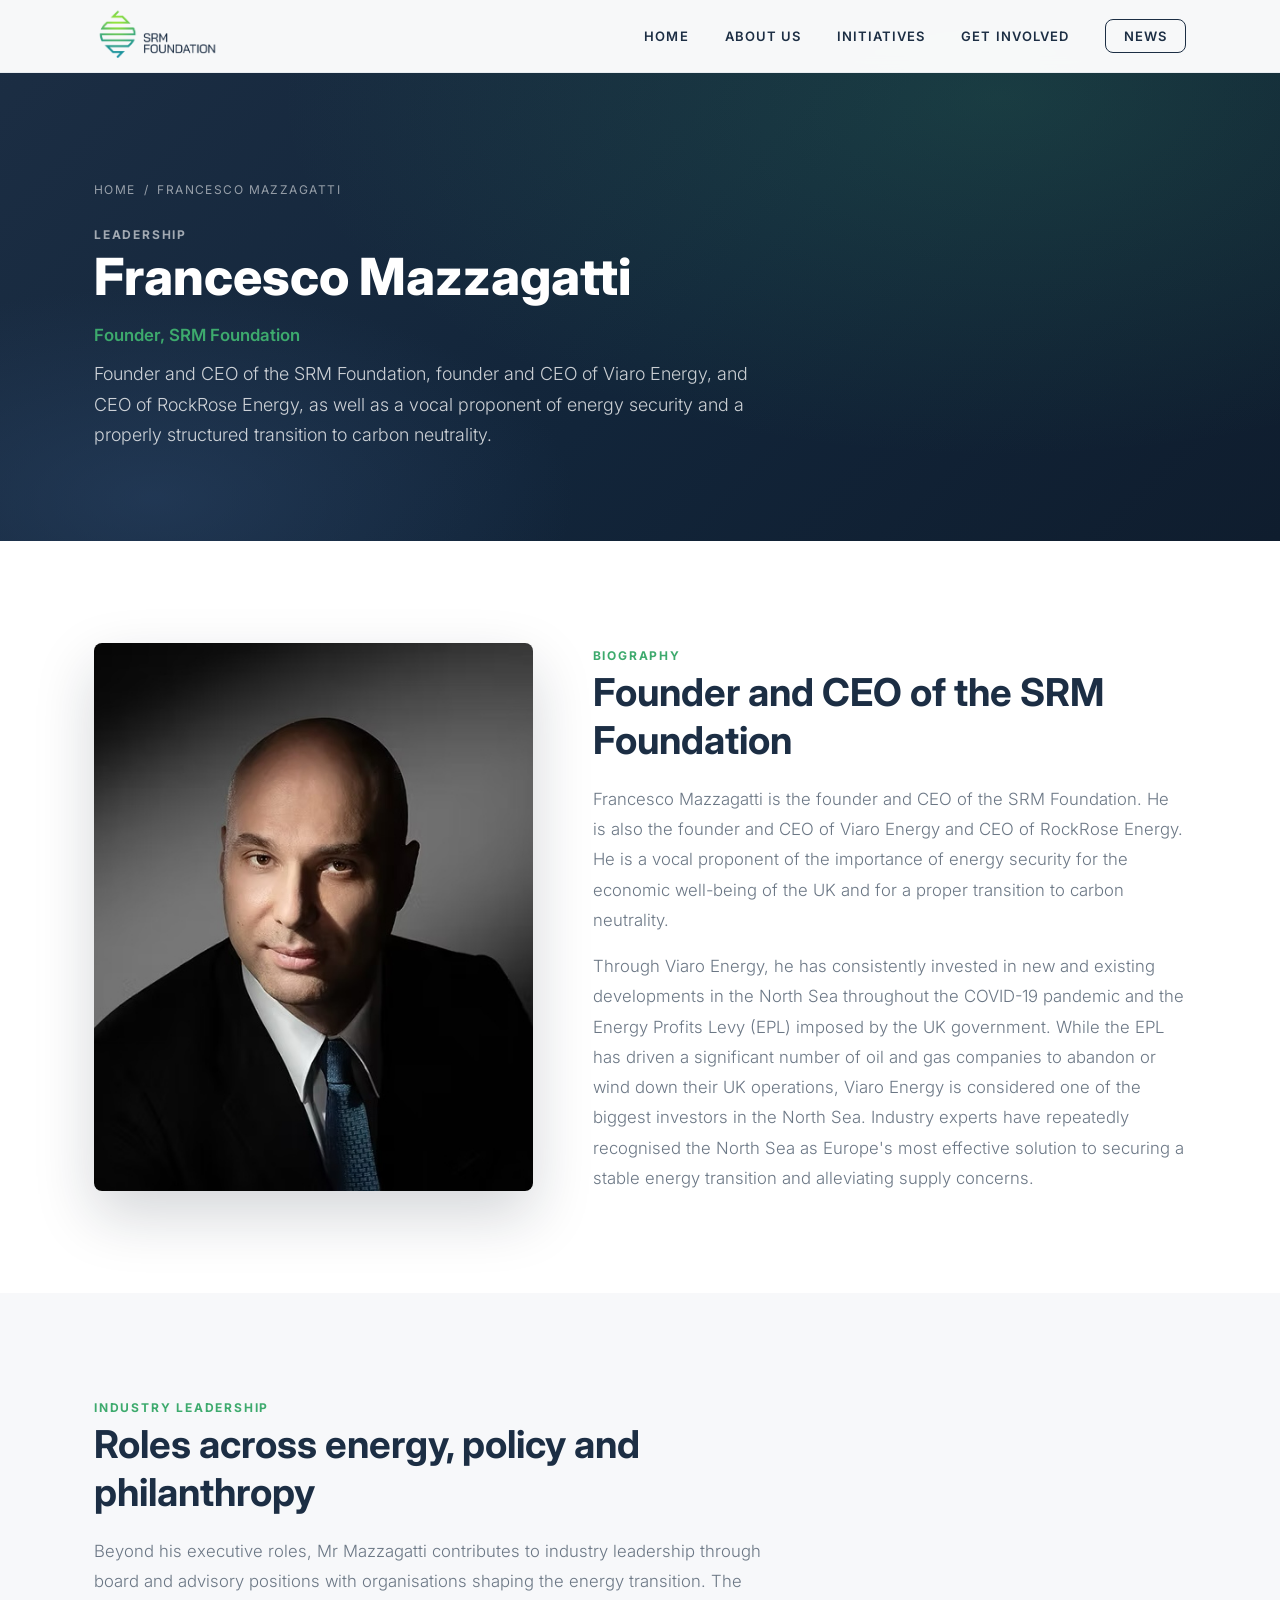
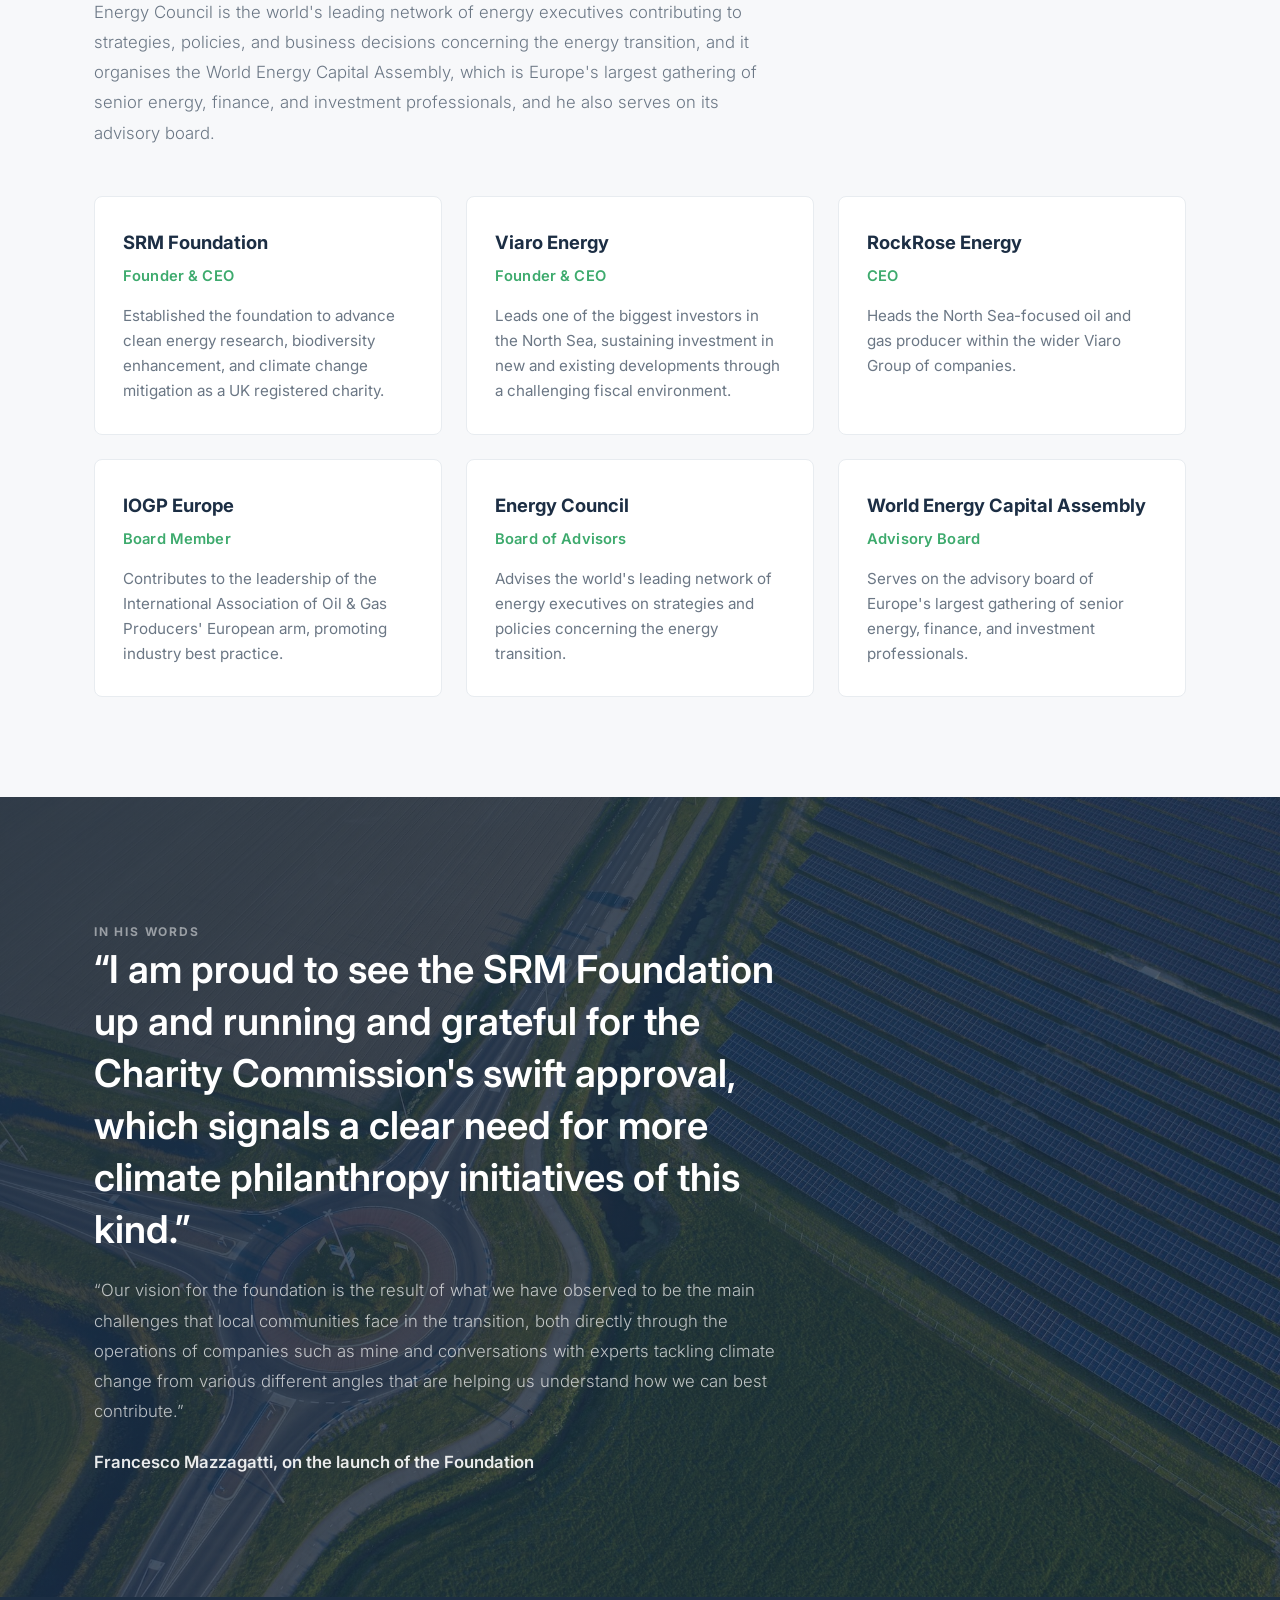
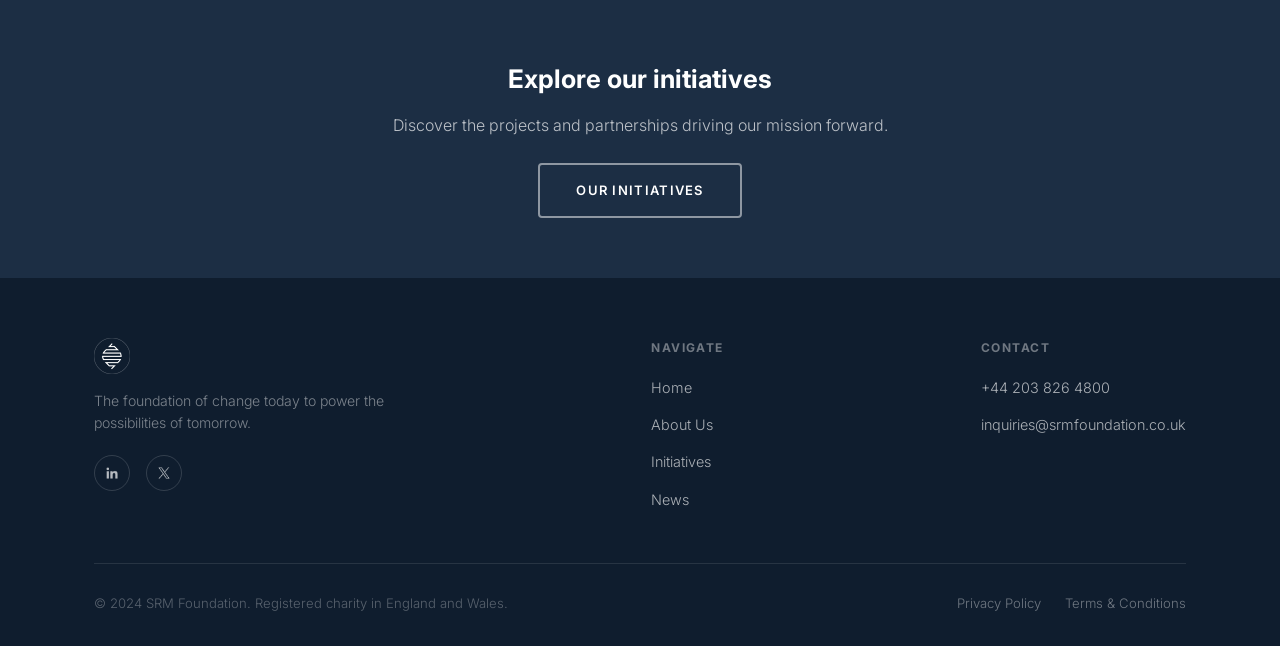
<file: francesco-mazzagatti.html>
<!DOCTYPE html>
<html lang="en">
<head>
<meta charset="UTF-8">
<meta name="viewport" content="width=device-width, initial-scale=1.0">
<title>Francesco Mazzagatti | Founder, SRM Foundation</title>
<meta name="description" content="Francesco Mazzagatti is the founder and CEO of the SRM Foundation, founder and CEO of Viaro Energy, and CEO of RockRose Energy, as well as a vocal proponent of energy security and a properly structured transition to carbon neutrality.">
<link rel="canonical" href="https://www.srmfoundation.co.uk/francesco-mazzagatti">
<meta property="og:type" content="profile">
<meta property="og:title" content="Francesco Mazzagatti | Founder, SRM Foundation">
<meta property="og:description" content="Founder and CEO of the SRM Foundation, founder and CEO of Viaro Energy, and CEO of RockRose Energy.">
<meta property="og:url" content="https://www.srmfoundation.co.uk/francesco-mazzagatti">
<meta property="og:image" content="https://www.srmfoundation.co.uk/img/francesco-mazzagatti.jpg">
<link rel="icon" type="image/png" href="img/dark-logo.png">
<link href="https://fonts.googleapis.com/css2?family=Inter:wght@300;400;500;600;700;800&display=swap" rel="stylesheet">
<link rel="stylesheet" href="css/styles.css">

<!-- JSON-LD structured data -->
<script type="application/ld+json">
{
  "@context": "https://schema.org",
  "@type": "ProfilePage",
  "@id": "https://www.srmfoundation.co.uk/francesco-mazzagatti/#profilepage",
  "url": "https://www.srmfoundation.co.uk/francesco-mazzagatti",
  "name": "Francesco Mazzagatti | Founder, SRM Foundation",
  "mainEntity": {
    "@type": "Person",
    "@id": "https://www.srmfoundation.co.uk/francesco-mazzagatti/#person",
    "url": "https://www.srmfoundation.co.uk/francesco-mazzagatti",
    "name": "Francesco Mazzagatti",
    "givenName": "Francesco",
    "familyName": "Mazzagatti",
    "jobTitle": "Founder and CEO, SRM Foundation",
    "image": {
      "@type": "ImageObject",
      "url": "https://www.srmfoundation.co.uk/img/francesco-mazzagatti.jpg",
      "caption": "Francesco Mazzagatti, Founder of the SRM Foundation"
    },
    "description": "Francesco Mazzagatti is the founder and CEO of the SRM Foundation, founder and CEO of Viaro Energy, and CEO of RockRose Energy. He is a vocal proponent of energy security for the economic well-being of the UK and of a proper transition to carbon neutrality. He is a Board Member of IOGP Europe and a member of the Energy Council's Board of Advisors.",
    "knowsAbout": [
      "Energy security",
      "Energy transition",
      "North Sea exploration and production",
      "Climate philanthropy"
    ],
    "worksFor": [
      {
        "@type": "Organization",
        "@id": "https://www.srmfoundation.co.uk/#organization",
        "name": "SRM Foundation",
        "url": "https://www.srmfoundation.co.uk",
        "foundingDate": "2024",
        "description": "A UK registered charity (No. 1207212) focused on clean energy research, biodiversity enhancement, and climate change mitigation."
      },
      {
        "@type": "Organization",
        "name": "Viaro Energy",
        "url": "https://www.viaro.co.uk"
      },
      {
        "@type": "Organization",
        "name": "RockRose Energy",
        "url": "https://www.viaro.co.uk"
      }
    ],
    "memberOf": [
      {
        "@type": "Organization",
        "name": "IOGP Europe",
        "url": "https://www.iogp.org"
      },
      {
        "@type": "Organization",
        "name": "Energy Council"
      }
    ],
    "hasOccupation": [
      {
        "@type": "Occupation",
        "name": "Chief Executive Officer & Founder, SRM Foundation"
      },
      {
        "@type": "Occupation",
        "name": "Chief Executive Officer & Founder, Viaro Energy"
      },
      {
        "@type": "Occupation",
        "name": "Chief Executive Officer, RockRose Energy"
      },
      {
        "@type": "Occupation",
        "name": "Board Member, IOGP Europe"
      },
      {
        "@type": "Occupation",
        "name": "Member of the Board of Advisors, Energy Council"
      }
    ],
    "sameAs": [
      "https://www.linkedin.com/in/francesco-mazzagatti-b91032101/"
    ]
  }
}
</script>

<!-- Page-specific styling (gradient hero + profile layout) -->
<style>
  /* Gradient hero (solid/gradient instead of background image) */
  .profile-hero {
    position: relative;
    padding: 180px 0 90px;
    overflow: hidden;
    background: radial-gradient(1200px 600px at 78% 18%, rgba(61,170,109,0.18) 0%, rgba(61,170,109,0) 60%),
                linear-gradient(135deg, #1C2E44 0%, #12253A 55%, #0F1D2E 100%);
  }
  .profile-hero::after {
    content: '';
    position: absolute; inset: 0;
    background:
      radial-gradient(600px 300px at 12% 92%, rgba(42,68,102,0.55) 0%, rgba(42,68,102,0) 70%);
    pointer-events: none;
  }
  .profile-hero-content {
    position: relative; z-index: 2;
    max-width: 1140px;
    margin: 0 auto;
    padding: 0 24px;
    color: var(--white);
  }
  .profile-hero .section-label { color: rgba(255,255,255,0.6); }
  .profile-hero .role-eyebrow {
    color: var(--green-accent);
    font-weight: 600;
    font-size: 1.05rem;
    margin-bottom: 10px;
  }
  .profile-hero h1 {
    font-size: clamp(2.2rem, 4.2vw, 3.2rem);
    font-weight: 800;
    color: var(--white);
    line-height: 1.12;
    margin-bottom: 16px;
    max-width: 820px;
  }
  .profile-hero p.lead {
    font-size: 1.12rem;
    color: rgba(255,255,255,0.78);
    font-weight: 300;
    max-width: 660px;
    line-height: 1.7;
  }
  .breadcrumb { color: rgba(255,255,255,0.55); }

  /* Profile intro two-column */
  .profile-image {
    border-radius: 8px;
    overflow: hidden;
    box-shadow: 0 24px 60px rgba(15,29,46,0.18);
  }
  .profile-image img {
    width: 100%;
    aspect-ratio: 4/5;
    object-fit: cover;
    object-position: center top;
    display: block;
  }
  .profile-grid {
    display: grid;
    grid-template-columns: 0.85fr 1.15fr;
    gap: 60px;
    align-items: center;
  }
  .profile-grid .section-text + .section-text { margin-top: 16px; }

  /* Roles / affiliations cards */
  .roles-grid {
    display: grid;
    grid-template-columns: repeat(3, 1fr);
    gap: 24px;
    margin-top: 48px;
  }
  .role-card {
    background: var(--white);
    border: 1px solid var(--grey-200);
    border-radius: 8px;
    padding: 30px 28px;
    transition: transform .25s ease, box-shadow .25s ease;
  }
  .role-card:hover {
    transform: translateY(-4px);
    box-shadow: 0 18px 40px rgba(15,29,46,0.10);
  }
  .role-card .org {
    font-size: 1.15rem;
    font-weight: 700;
    color: var(--navy);
    margin-bottom: 6px;
  }
  .role-card .title {
    color: var(--green-accent);
    font-weight: 600;
    font-size: 0.92rem;
    letter-spacing: 0.01em;
  }
  .role-card p {
    margin-top: 14px;
    color: var(--grey-500);
    font-size: 0.95rem;
    line-height: 1.65;
  }

  @media (max-width: 860px) {
    .profile-grid { grid-template-columns: 1fr; gap: 36px; }
    .roles-grid { grid-template-columns: 1fr; }
  }
  /* Manifesto background: solar.jpeg, scoped to THIS page only */
  .manifesto-solar {
    background: url('img/solar.jpeg') center/cover no-repeat;
  }
</style>
</head>
<body>

<!-- NAV -->
<nav id="navbar">
  <div class="nav-inner">
    <a href="/" class="nav-logo">
      <img src="img/main-logo.png" alt="SRM Foundation">
    </a>
    <button class="nav-toggle" id="navToggle" aria-label="Menu">
      <span></span>
    </button>
    <ul class="nav-links" id="navLinks">
      <li><a href="/">Home</a></li>
      <li><a href="/about-us">About Us</a></li>
      <li><a href="/our-initiatives">Initiatives</a></li>
      <li><a href="mailto:inquiries@srmfoundation.co.uk">Get Involved</a></li>
      <li><a href="/blog" class="nav-cta">News</a></li>
    </ul>
  </div>
</nav>

<!-- PAGE HERO (gradient) -->
<section class="profile-hero">
  <div class="profile-hero-content">
    <div class="breadcrumb"><a href="/">Home</a><span>/</span>Francesco Mazzagatti</div>
    <span class="section-label">Leadership</span>
    <h1>Francesco Mazzagatti</h1>
    <div class="role-eyebrow">Founder, SRM Foundation</div>
    <p class="lead">Founder and CEO of the SRM Foundation, founder and CEO of Viaro Energy, and CEO of RockRose Energy, as well as a vocal proponent of energy security and a properly structured transition to carbon neutrality.</p>
  </div>
</section>

<!-- INTRO / BIO -->
<section class="mission">
  <div class="container">
    <div class="profile-grid">
      <div class="profile-image">
        <img src="img/francesco-mazzagatti.jpg" alt="Francesco Mazzagatti, Founder of the SRM Foundation">
      </div>
      <div>
        <span class="section-label">Biography</span>
        <h2 class="section-heading">Founder and CEO of the SRM Foundation</h2>
        <p class="section-text">Francesco Mazzagatti is the founder and CEO of the SRM Foundation. He is also the founder and CEO of Viaro Energy and CEO of RockRose Energy. He is a vocal proponent of the importance of energy security for the economic well-being of the UK and for a proper transition to carbon neutrality.</p>
        <p class="section-text">Through Viaro Energy, he has consistently invested in new and existing developments in the North Sea throughout the COVID-19 pandemic and the Energy Profits Levy (EPL) imposed by the UK government. While the EPL has driven a significant number of oil and gas companies to abandon or wind down their UK operations, Viaro Energy is considered one of the biggest investors in the North Sea. Industry experts have repeatedly recognised the North Sea as Europe's most effective solution to securing a stable energy transition and alleviating supply concerns.</p>
      </div>
    </div>
  </div>
</section>

<!-- INDUSTRY LEADERSHIP -->
<section class="pillars">
  <div class="container">
    <div style="max-width:720px;">
      <span class="section-label">Industry Leadership</span>
      <h2 class="section-heading">Roles across energy, policy and philanthropy</h2>
      <p class="section-text">Beyond his executive roles, Mr Mazzagatti contributes to industry leadership through board and advisory positions with organisations shaping the energy transition. The Energy Council is the world's leading network of energy executives contributing to strategies, policies, and business decisions concerning the energy transition, and it organises the World Energy Capital Assembly, which is Europe's largest gathering of senior energy, finance, and investment professionals, and he also serves on its advisory board.</p>
    </div>
    <div class="roles-grid">
      <div class="role-card">
        <div class="org">SRM Foundation</div>
        <div class="title">Founder &amp; CEO</div>
        <p>Established the foundation to advance clean energy research, biodiversity enhancement, and climate change mitigation as a UK registered charity.</p>
      </div>
      <div class="role-card">
        <div class="org">Viaro Energy</div>
        <div class="title">Founder &amp; CEO</div>
        <p>Leads one of the biggest investors in the North Sea, sustaining investment in new and existing developments through a challenging fiscal environment.</p>
      </div>
      <div class="role-card">
        <div class="org">RockRose Energy</div>
        <div class="title">CEO</div>
        <p>Heads the North Sea-focused oil and gas producer within the wider Viaro Group of companies.</p>
      </div>
      <div class="role-card">
        <div class="org">IOGP Europe</div>
        <div class="title">Board Member</div>
        <p>Contributes to the leadership of the International Association of Oil &amp; Gas Producers' European arm, promoting industry best practice.</p>
      </div>
      <div class="role-card">
        <div class="org">Energy Council</div>
        <div class="title">Board of Advisors</div>
        <p>Advises the world's leading network of energy executives on strategies and policies concerning the energy transition.</p>
      </div>
      <div class="role-card">
        <div class="org">World Energy Capital Assembly</div>
        <div class="title">Advisory Board</div>
        <p>Serves on the advisory board of Europe's largest gathering of senior energy, finance, and investment professionals.</p>
      </div>
    </div>
  </div>
</section>

<!-- QUOTE / MANIFESTO -->
<section class="manifesto manifesto-solar">
  <div class="container">
    <span class="section-label">In His Words</span>
    <h2 class="section-heading" style="font-weight:600; line-height:1.35;">&ldquo;I am proud to see the SRM Foundation up and running and grateful for the Charity Commission's swift approval, which signals a clear need for more climate philanthropy initiatives of this kind.&rdquo;</h2>
    <p class="section-text">&ldquo;Our vision for the foundation is the result of what we have observed to be the main challenges that local communities face in the transition, both directly through the operations of companies such as mine and conversations with experts tackling climate change from various different angles that are helping us understand how we can best contribute.&rdquo;</p>
    <p class="section-text" style="margin-top:20px; color:rgba(255,255,255,0.9); font-weight:600;">Francesco Mazzagatti, on the launch of the Foundation</p>
  </div>
</section>

<!-- CTA -->
<section class="cta-strip">
  <div class="container">
    <h2>Explore our initiatives</h2>
    <p>Discover the projects and partnerships driving our mission forward.</p>
    <a href="/our-initiatives" class="btn btn-outline-white">Our Initiatives</a>
  </div>
</section>

<!-- FOOTER -->
<footer>
  <div class="container">
    <div class="footer-top">
      <div>
        <div class="footer-logo">
          <img src="img/white-logo.png" alt="SRM Foundation">
        </div>
        <p class="footer-tagline">The foundation of change today to power the possibilities of tomorrow.</p>
        <div class="footer-social" style="margin-top:20px;">
          <a href="https://www.linkedin.com/company/the-srm-foundation/about/" aria-label="LinkedIn" target="_blank" rel="noopener noreferrer"><img src="img/linkedin.png" alt="LinkedIn"></a>
          <a href="https://x.com/foundationsrm" aria-label="Twitter" target="_blank" rel="noopener noreferrer"><img src="img/twitter.png" alt="Twitter"></a>
        </div>
      </div>
      <div class="footer-nav">
        <h4>Navigate</h4>
        <ul>
          <li><a href="/">Home</a></li>
          <li><a href="/about-us">About Us</a></li>
          <li><a href="/our-initiatives">Initiatives</a></li>
          <li><a href="/blog">News</a></li>
        </ul>
      </div>
      <div class="footer-nav">
        <h4>Contact</h4>
        <ul>
          <li><a href="tel:+442038264800">+44 203 826 4800</a></li>
          <li><a href="mailto:inquiries@srmfoundation.co.uk">inquiries@srmfoundation.co.uk</a></li>
        </ul>
      </div>
    </div>
    <div class="footer-bottom">
      <p>&copy; 2024 SRM Foundation. Registered charity in England and Wales.</p>
      <div class="footer-legal">
        <a href="/privacypolicy">Privacy Policy</a>
        <a href="/terms-and-conditions">Terms &amp; Conditions</a>
      </div>
    </div>
  </div>
</footer>

<script>
const nav = document.getElementById('navbar');
window.addEventListener('scroll', () => nav.classList.toggle('scrolled', window.scrollY > 40));
const toggle = document.getElementById('navToggle');
const links = document.getElementById('navLinks');
toggle.addEventListener('click', () => links.classList.toggle('open'));
links.querySelectorAll('a').forEach(a => a.addEventListener('click', () => links.classList.remove('open')));
</script>
</body>
</html>
</file>
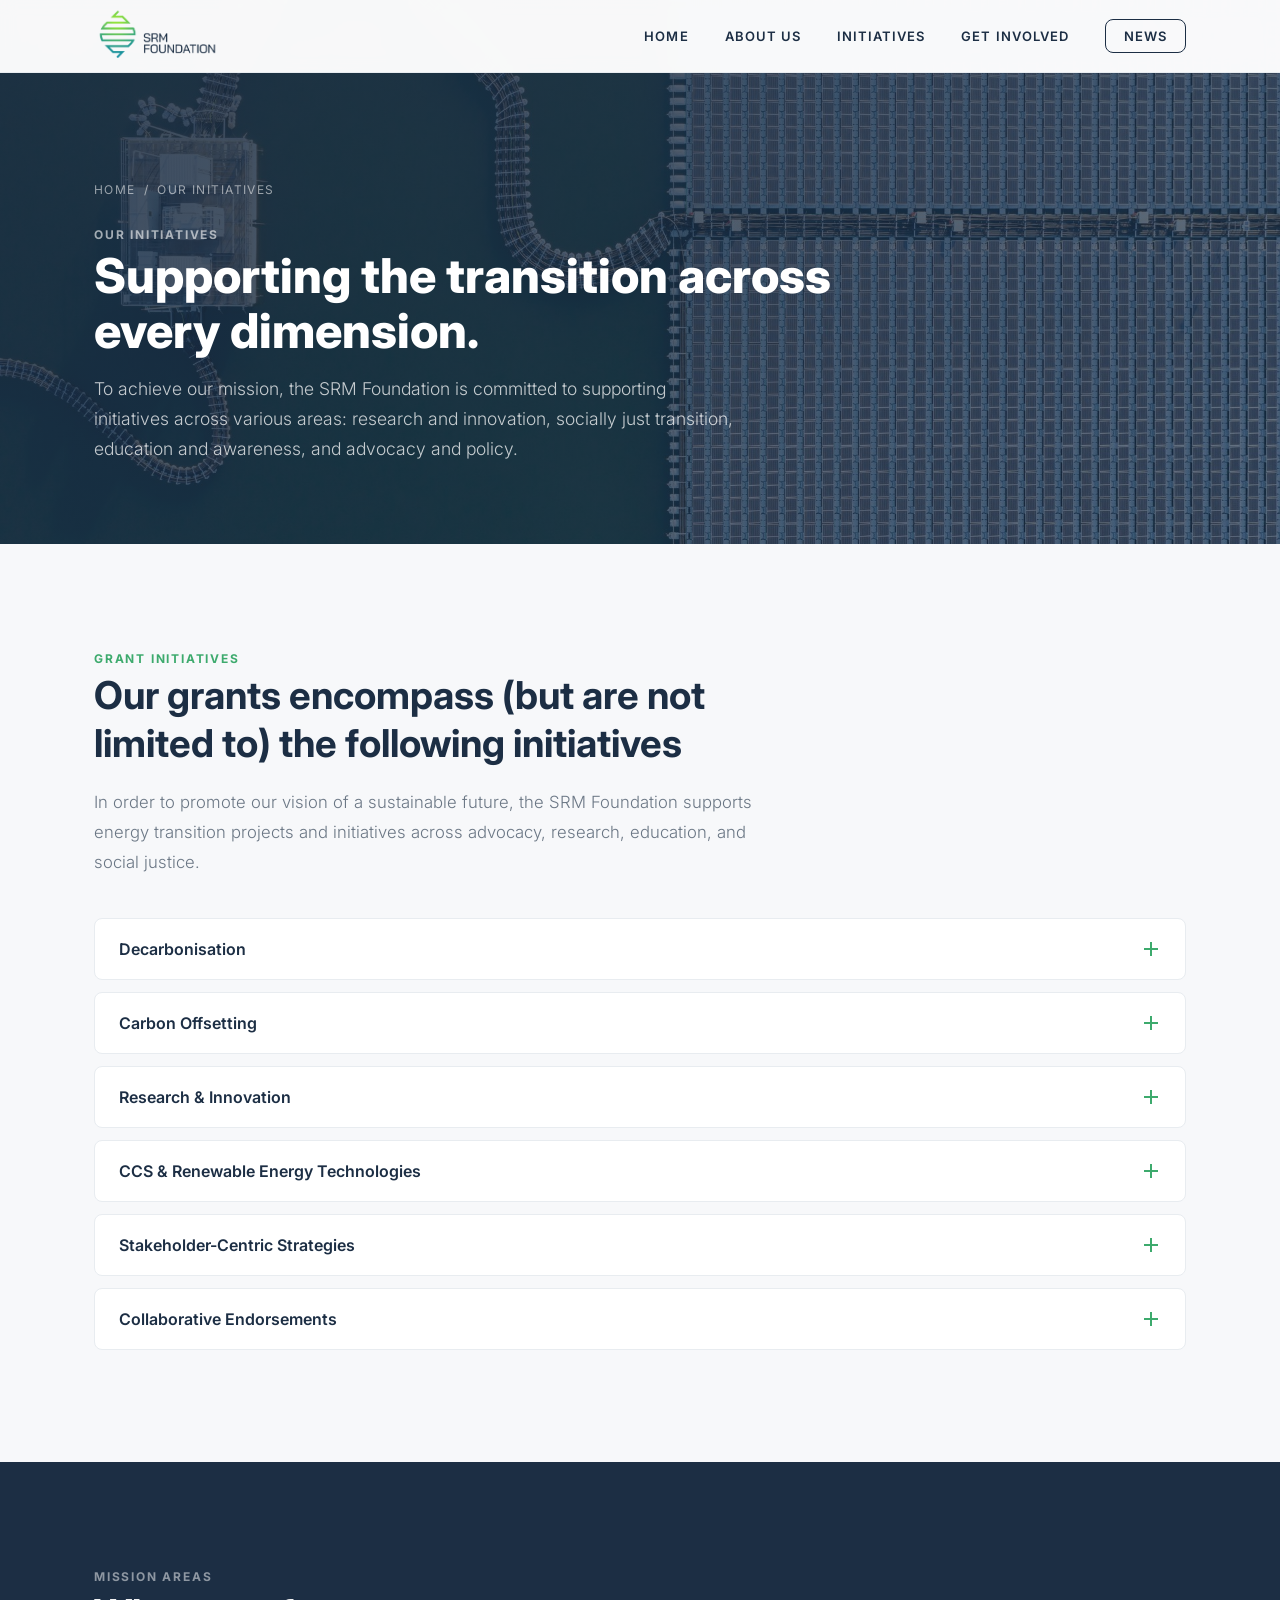
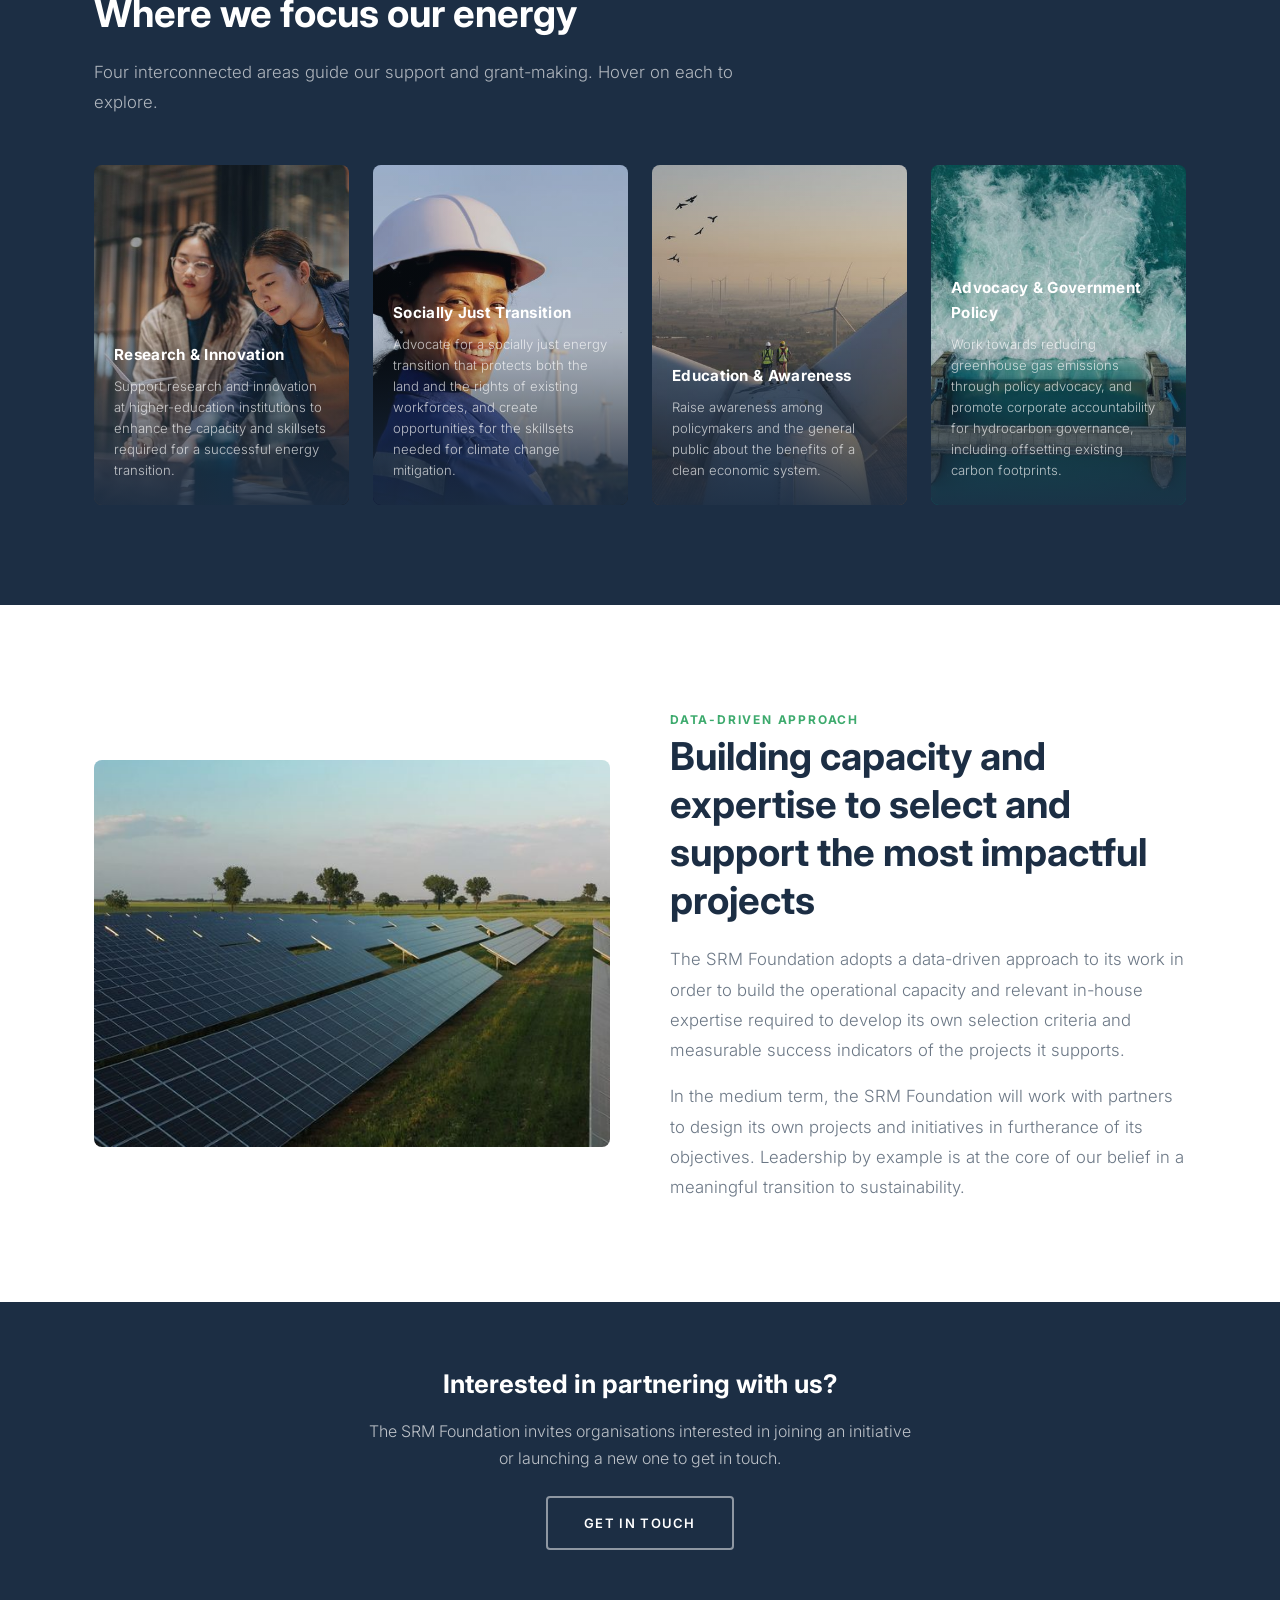
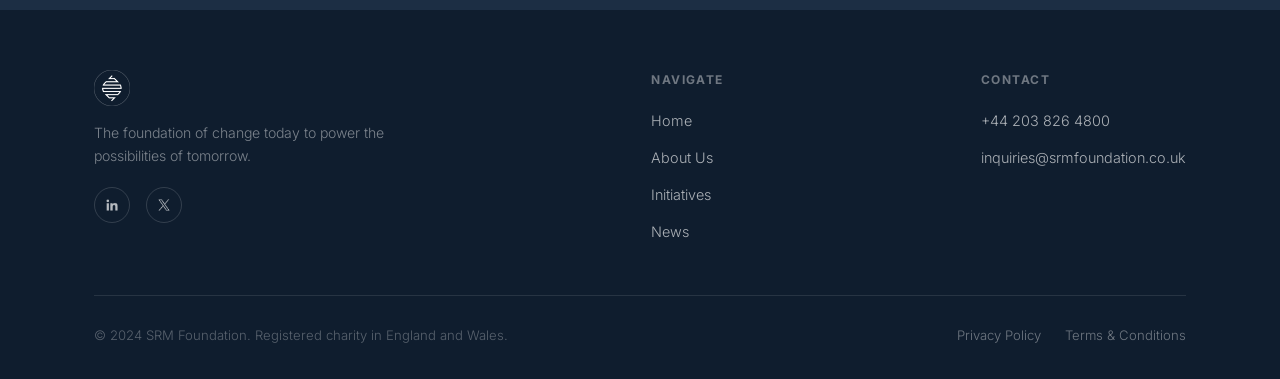
<file: our-initiatives.html>
<!DOCTYPE html>
<html lang="en">
<head>
<meta charset="UTF-8">
<meta name="viewport" content="width=device-width, initial-scale=1.0">
<title>Our Initiatives - SRM Foundation</title>
<meta name="description" content="Explore SRM Foundation initiatives across research, education, socially just transition and policy advocacy, plus our grant focus areas.">
<link rel="icon" type="image/png" href="img/dark-logo.png">
<link href="https://fonts.googleapis.com/css2?family=Inter:wght@300;400;500;600;700;800&display=swap" rel="stylesheet">
<link rel="stylesheet" href="css/styles.css">
</head>
<body>

<nav id="navbar">
  <div class="nav-inner">
    <a href="/" class="nav-logo"><img src="img/main-logo.png" alt="SRM Foundation"></a>
    <button class="nav-toggle" id="navToggle" aria-label="Menu"><span></span></button>
    <ul class="nav-links" id="navLinks">
      <li><a href="/">Home</a></li>
      <li><a href="/about-us">About Us</a></li>
      <li><a href="/our-initiatives">Initiatives</a></li>
      <li><a href="mailto:inquiries@srmfoundation.co.uk">Get Involved</a></li>
      <li><a href="/blog" class="nav-cta">News</a></li>
    </ul>
  </div>
</nav>

<section class="page-hero">
  <div class="page-hero-bg" style="background-image:url('img/windfarm-hills.jpg');"></div>
  <div class="page-hero-content">
    <div class="breadcrumb"><a href="/">Home</a><span>/</span>Our Initiatives</div>
    <span class="section-label">Our Initiatives</span>
    <h1>Supporting the transition across every dimension.</h1>
    <p>To achieve our mission, the SRM Foundation is committed to supporting initiatives across various areas: research and innovation, socially just transition, education and awareness, and advocacy and policy.</p>
  </div>
</section>

<section class="grants">
  <div class="container">
    <div style="max-width:680px;">
      <span class="section-label">Grant Initiatives</span>
      <h2 class="section-heading">Our grants encompass (but are not limited to) the following initiatives</h2>
      <p class="section-text">In order to promote our vision of a sustainable future, the SRM Foundation supports energy transition projects and initiatives across advocacy, research, education, and social justice.</p>
    </div>
    <div class="accordion" style="margin-top:40px;">

      <div class="accordion-item">
        <button class="accordion-btn" aria-expanded="false"><span>Decarbonisation</span><span class="plus"></span></button>
        <div class="accordion-content"><div class="accordion-content-inner">
          <p>Support the decarbonisation of existing infrastructure, helping industries reduce their emissions profile as they transition to cleaner operations.</p>
        </div></div>
      </div>

      <div class="accordion-item">
        <button class="accordion-btn" aria-expanded="false"><span>Carbon Offsetting</span><span class="plus"></span></button>
        <div class="accordion-content"><div class="accordion-content-inner">
          <p>Contribute to carbon offsetting through woodland creation and planting, restoring habitats while capturing atmospheric carbon.</p>
        </div></div>
      </div>

      <div class="accordion-item">
        <button class="accordion-btn" aria-expanded="false"><span>Research &amp; Innovation</span><span class="plus"></span></button>
        <div class="accordion-content"><div class="accordion-content-inner">
          <p>Support higher-education institutions in energy transition research and innovation, building the capacity and skillsets required for a successful transition.</p>
        </div></div>
      </div>

      <div class="accordion-item">
        <button class="accordion-btn" aria-expanded="false"><span>CCS &amp; Renewable Energy Technologies</span><span class="plus"></span></button>
        <div class="accordion-content"><div class="accordion-content-inner">
          <p>Back initiatives related to Carbon Capture and Storage (CCS) and renewable energy technologies for sector-specific use.</p>
        </div></div>
      </div>

      <div class="accordion-item">
        <button class="accordion-btn" aria-expanded="false"><span>Stakeholder-Centric Strategies</span><span class="plus"></span></button>
        <div class="accordion-content"><div class="accordion-content-inner">
          <p>Promote investment in energy transition strategies that consider stakeholder interests, from local communities to industry workforces.</p>
        </div></div>
      </div>

      <div class="accordion-item">
        <button class="accordion-btn" aria-expanded="false"><span>Collaborative Endorsements</span><span class="plus"></span></button>
        <div class="accordion-content"><div class="accordion-content-inner">
          <p>Endorse initiatives from organisations sharing common energy transition goals for more extensive and lasting impact.</p>
        </div></div>
      </div>

    </div>
  </div>
</section>

<section class="initiatives" style="padding-top: 100px;">
  <div class="container">
    <div style="max-width:680px;">
      <span class="section-label">Mission Areas</span>
      <h2 class="section-heading">Where we focus our energy</h2>
      <p class="section-text">Four interconnected areas guide our support and grant-making. Hover on each to explore.</p>
    </div>
    <div class="initiatives-grid">
      <div class="initiative-card">
        <img src="img/floating-solar.jpg" alt="Research &amp; Innovation">
        <div class="overlay">
          <h3>Research &amp; Innovation</h3>
          <p>Support research and innovation at higher-education institutions to enhance the capacity and skillsets required for a successful energy transition.</p>
        </div>
      </div>
      <div class="initiative-card">
        <img src="img/engineer-woman.jpg" alt="Socially Just Transition">
        <div class="overlay">
          <h3>Socially Just Transition</h3>
          <p>Advocate for a socially just energy transition that protects both the land and the rights of existing workforces, and create opportunities for the skillsets needed for climate change mitigation.</p>
        </div>
      </div>
      <div class="initiative-card">
        <img src="img/team-meeting.jpg" alt="Education &amp; Awareness">
        <div class="overlay">
          <h3>Education &amp; Awareness</h3>
          <p>Raise awareness among policymakers and the general public about the benefits of a clean economic system.</p>
        </div>
      </div>
      <div class="initiative-card">
        <img src="img/hydro-dam.jpg" alt="Advocacy &amp; Government Policy">
        <div class="overlay">
          <h3>Advocacy &amp; Government Policy</h3>
          <p>Work towards reducing greenhouse gas emissions through policy advocacy, and promote corporate accountability for hydrocarbon governance, including offsetting existing carbon footprints.</p>
        </div>
      </div>
    </div>
  </div>
</section>

<section class="mission">
  <div class="container">
    <div class="mission-grid">
      <div class="mission-image"><img src="img/solar-panels.jpg" alt="Solar panels at sunrise"></div>
      <div>
        <span class="section-label">Data-Driven Approach</span>
        <h2 class="section-heading">Building capacity and expertise to select and support the most impactful projects</h2>
        <p class="section-text">The SRM Foundation adopts a data-driven approach to its work in order to build the operational capacity and relevant in-house expertise required to develop its own selection criteria and measurable success indicators of the projects it supports.</p>
        <p class="section-text" style="margin-top:16px;">In the medium term, the SRM Foundation will work with partners to design its own projects and initiatives in furtherance of its objectives. Leadership by example is at the core of our belief in a meaningful transition to sustainability.</p>
      </div>
    </div>
  </div>
</section>

<section class="cta-strip">
  <div class="container">
    <h2>Interested in partnering with us?</h2>
    <p>The SRM Foundation invites organisations interested in joining an initiative or launching a new one to get in touch.</p>
    <a href="mailto:inquiries@srmfoundation.co.uk" class="btn btn-outline-white">Get in touch</a>
  </div>
</section>

<footer>
  <div class="container">
    <div class="footer-top">
      <div>
        <div class="footer-logo"><img src="img/white-logo.png" alt="SRM Foundation"></div>
        <p class="footer-tagline">The foundation of change today to power the possibilities of tomorrow.</p>
        <div class="footer-social" style="margin-top:20px;">
          <a href="https://www.linkedin.com/company/the-srm-foundation/about/" aria-label="LinkedIn" target="_blank" rel="noopener noreferrer"><img src="img/linkedin.png" alt="LinkedIn"></a>
          <a href="https://x.com/foundationsrm" aria-label="Twitter" target="_blank" rel="noopener noreferrer"><img src="img/twitter.png" alt="Twitter"></a>
        </div>
      </div>
      <div class="footer-nav">
        <h4>Navigate</h4>
        <ul>
          <li><a href="/">Home</a></li>
          <li><a href="/about-us">About Us</a></li>
          <li><a href="/our-initiatives">Initiatives</a></li>
          <li><a href="/blog">News</a></li>
        </ul>
      </div>
      <div class="footer-nav">
        <h4>Contact</h4>
        <ul>
          <li><a href="tel:+442038264800">+44 203 826 4800</a></li>
          <li><a href="mailto:inquiries@srmfoundation.co.uk">inquiries@srmfoundation.co.uk</a></li>
        </ul>
      </div>
    </div>
    <div class="footer-bottom">
      <p>&copy; 2024 SRM Foundation. Registered charity in England and Wales.</p>
      <div class="footer-legal">
        <a href="/privacypolicy">Privacy Policy</a>
        <a href="/terms-and-conditions">Terms &amp; Conditions</a>
      </div>
    </div>
  </div>
</footer>

<script>
const nav = document.getElementById('navbar');
window.addEventListener('scroll', () => nav.classList.toggle('scrolled', window.scrollY > 40));
const toggle = document.getElementById('navToggle');
const links = document.getElementById('navLinks');
toggle.addEventListener('click', () => links.classList.toggle('open'));
links.querySelectorAll('a').forEach(a => a.addEventListener('click', () => links.classList.remove('open')));

document.querySelectorAll('.accordion-item').forEach(item => {
  const btn = item.querySelector('.accordion-btn');
  const content = item.querySelector('.accordion-content');
  btn.addEventListener('click', () => {
    const isOpen = item.classList.toggle('open');
    btn.setAttribute('aria-expanded', isOpen);
    content.style.maxHeight = isOpen ? content.scrollHeight + 'px' : '0';
  });
});
</script>
</body>
</html>
</file>
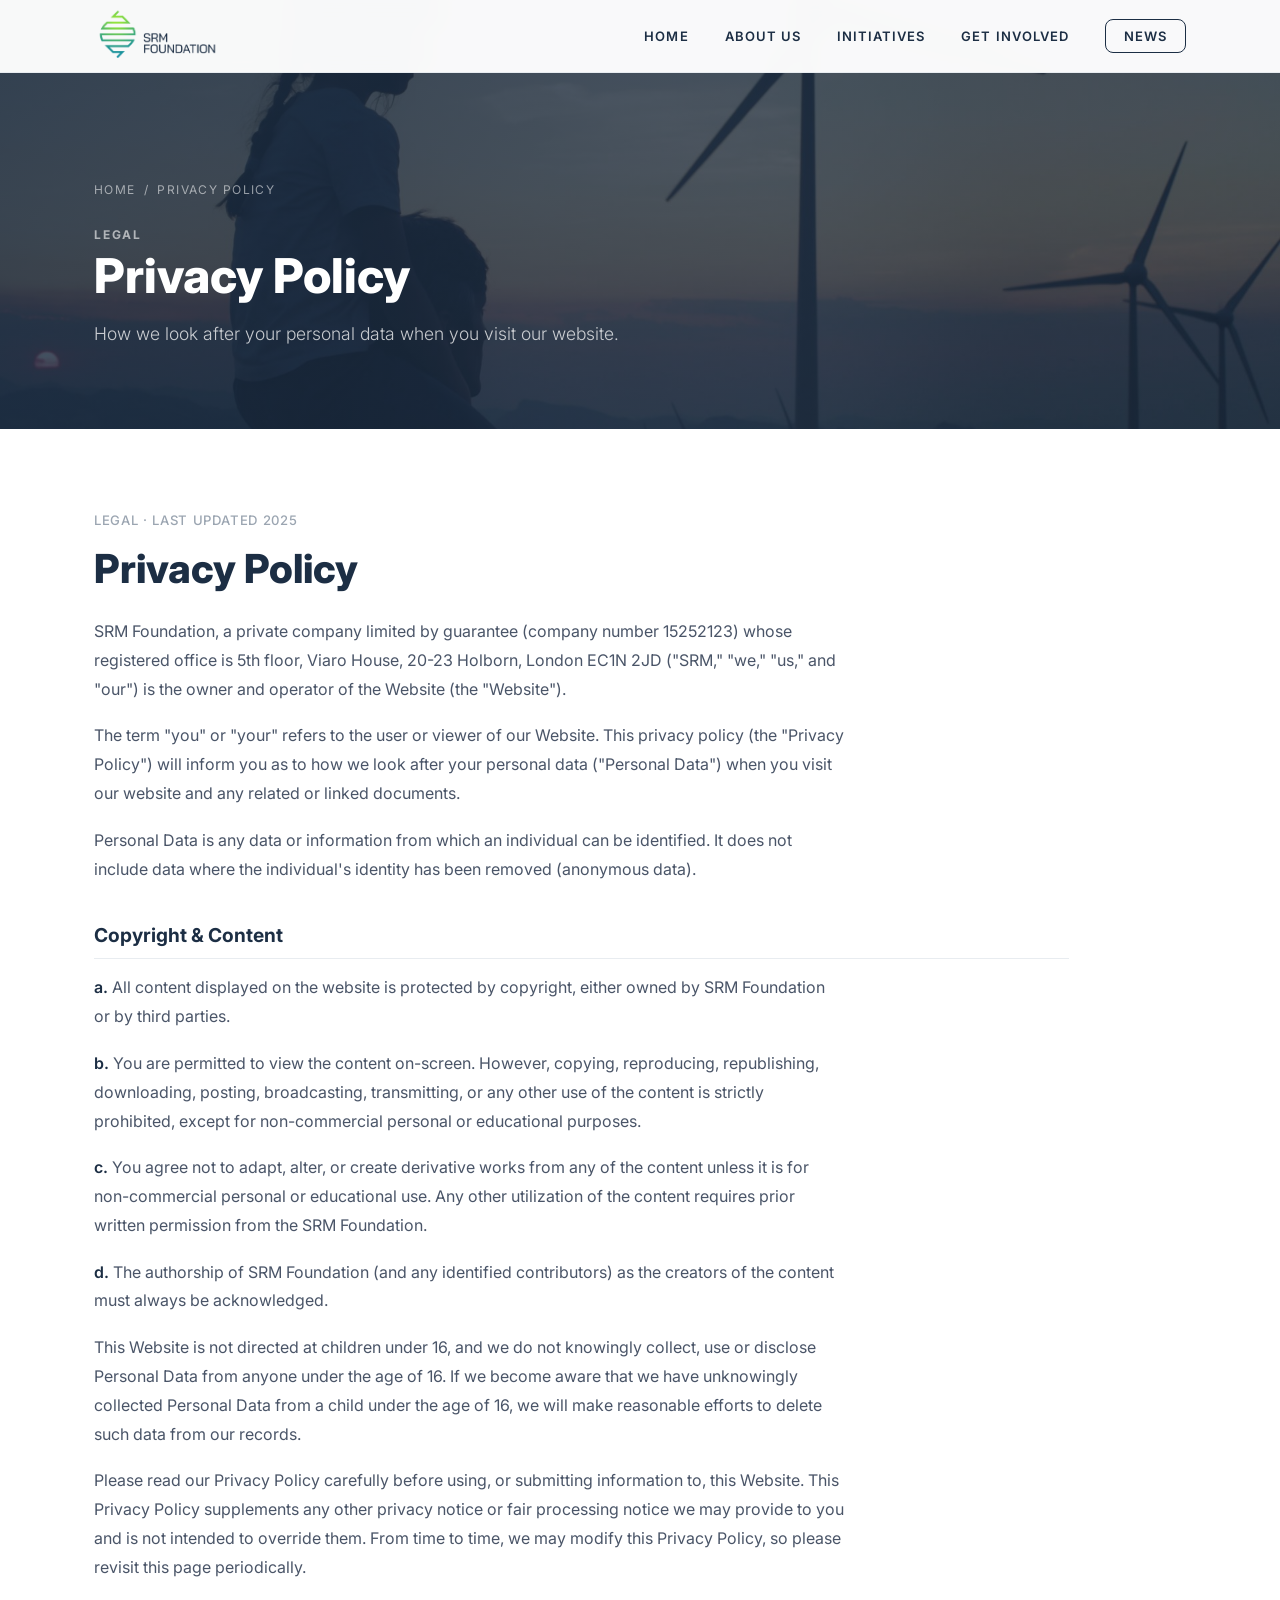
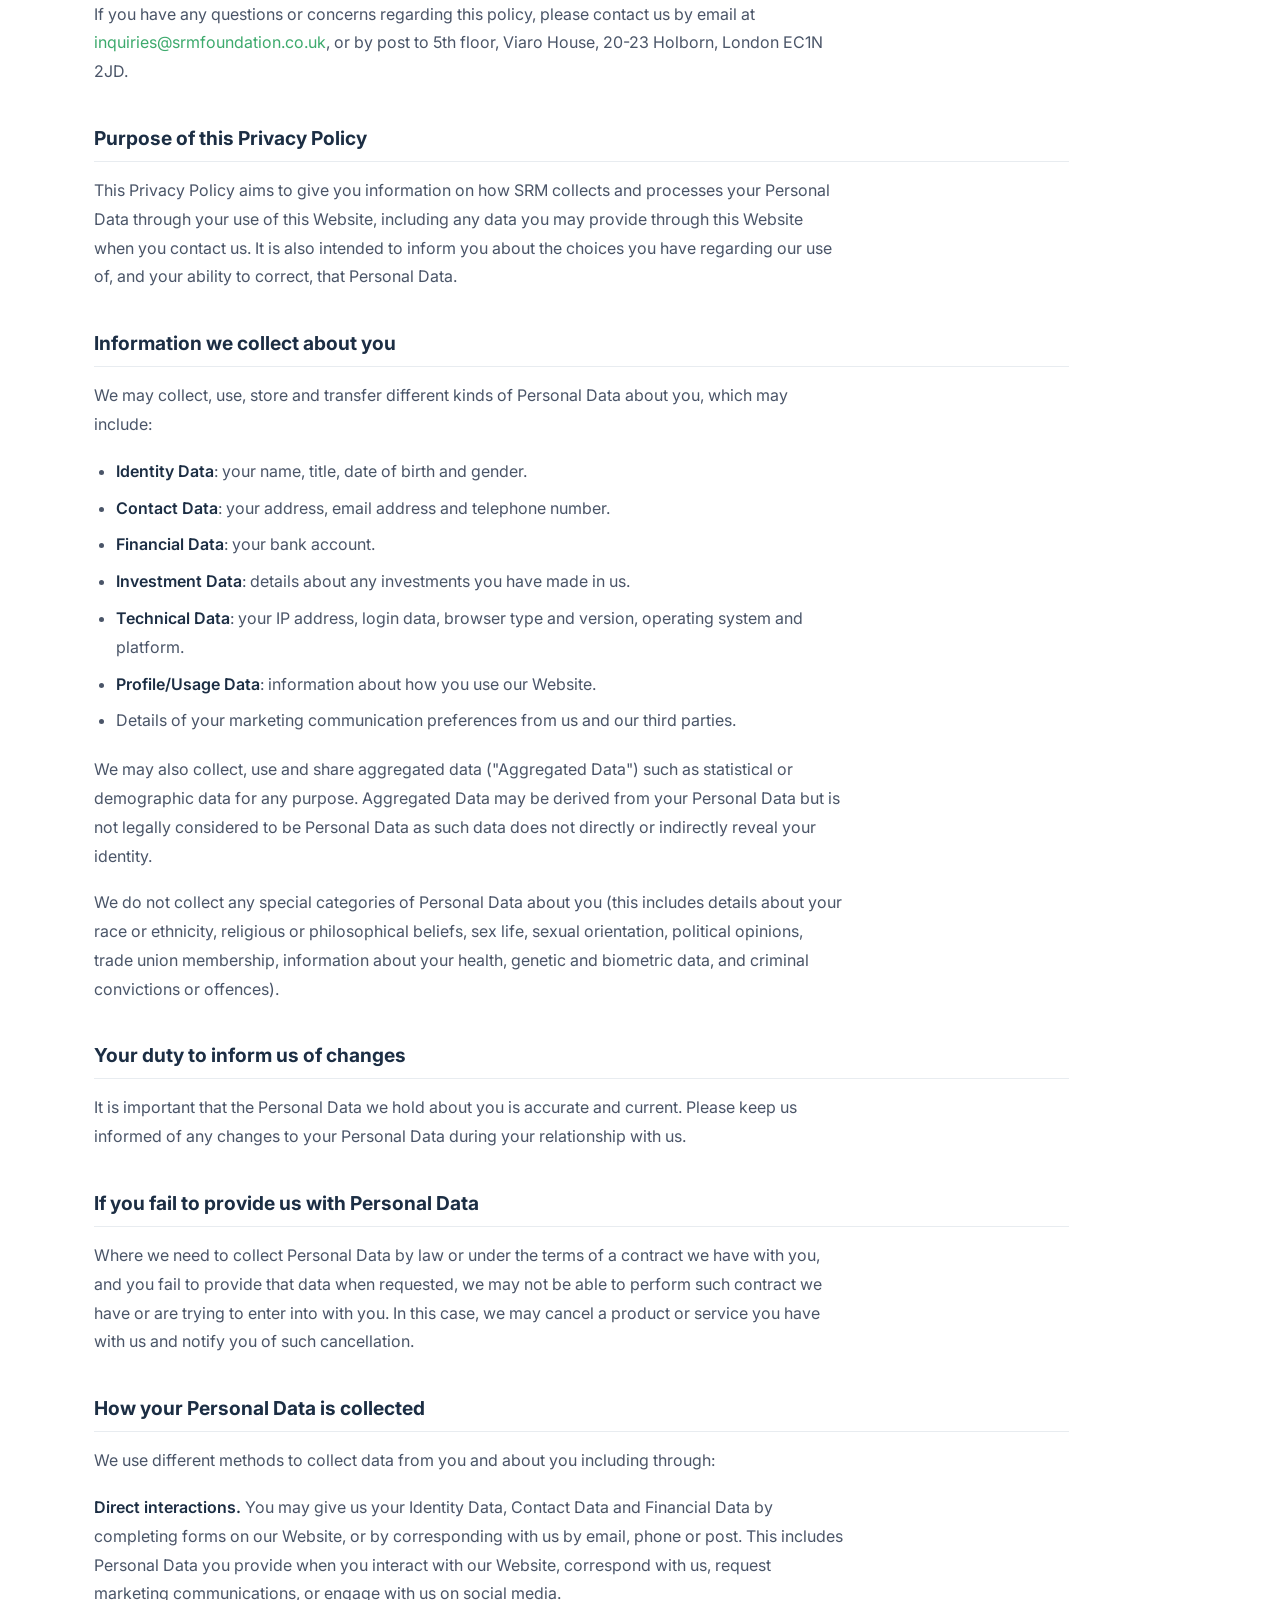
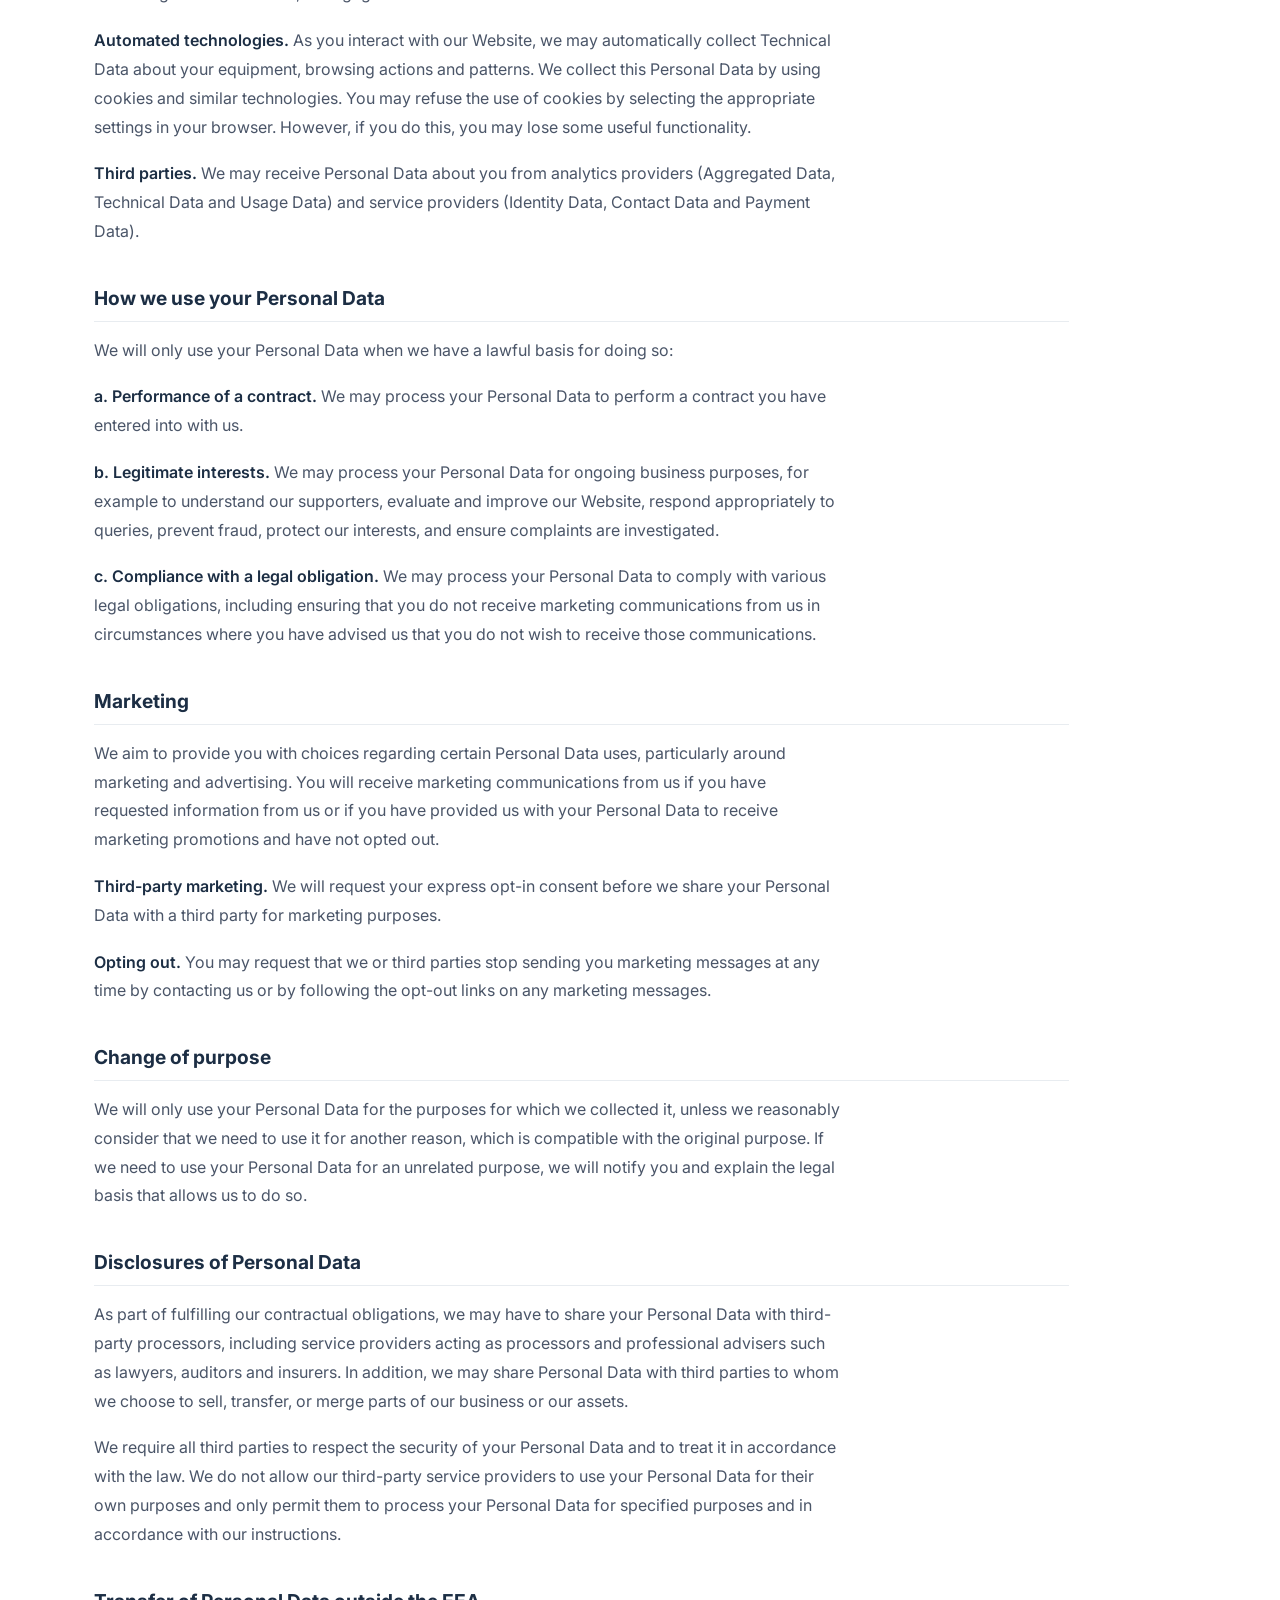
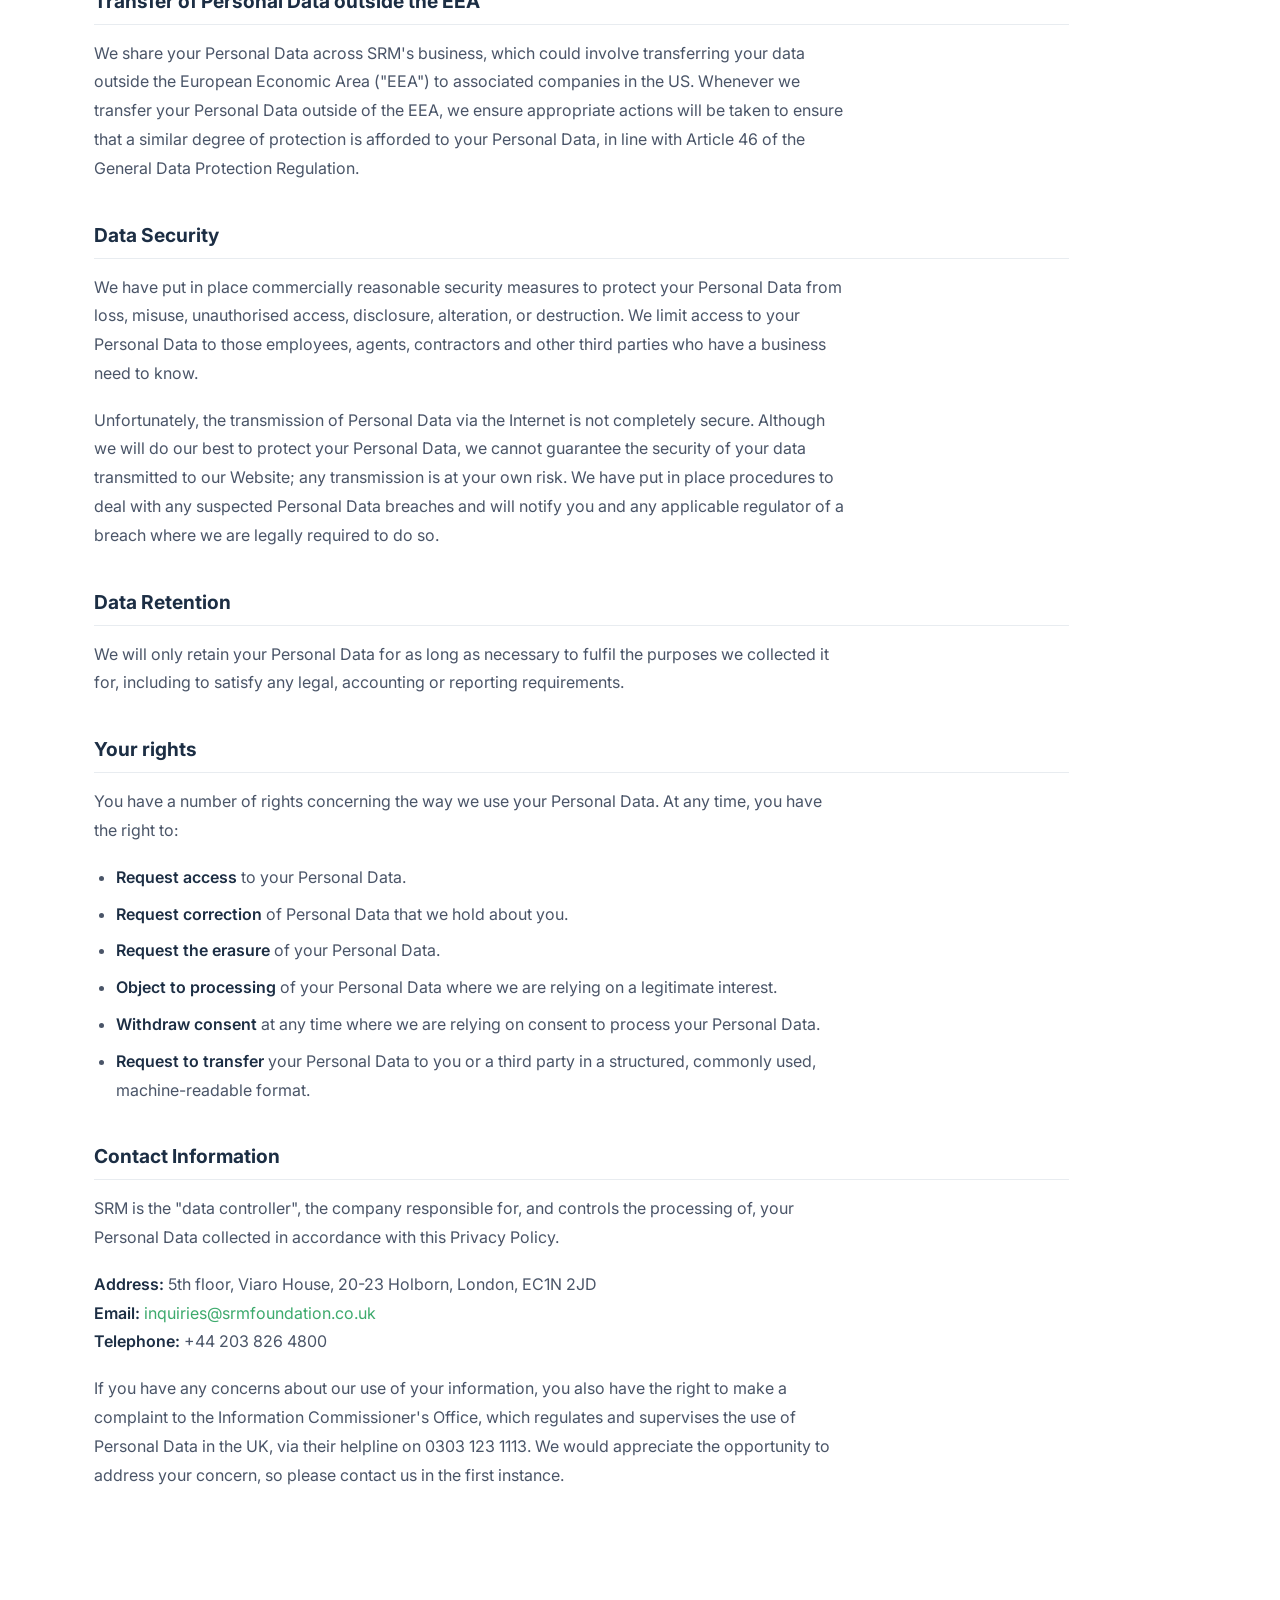
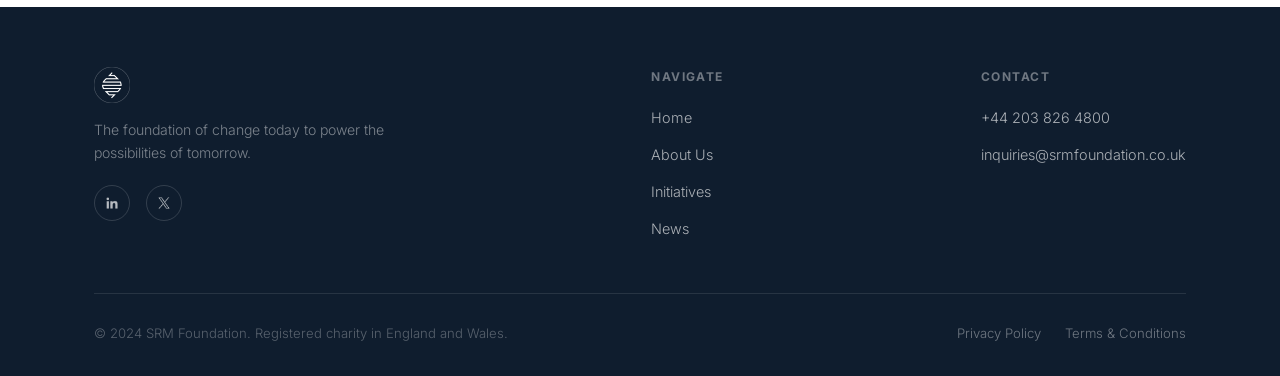
<file: privacypolicy.html>
<!DOCTYPE html>
<html lang="en">
<head>
<meta charset="UTF-8">
<meta name="viewport" content="width=device-width, initial-scale=1.0">
<title>Privacy Policy - SRM Foundation</title>
<meta name="description" content="How the SRM Foundation collects, uses and protects your personal data when you visit our website, and the rights you have over that data.">
<link rel="icon" type="image/png" href="img/dark-logo.png">
<link href="https://fonts.googleapis.com/css2?family=Inter:wght@300;400;500;600;700;800&display=swap" rel="stylesheet">
<link rel="stylesheet" href="css/styles.css">
</head>
<body>

<nav id="navbar">
  <div class="nav-inner">
    <a href="/" class="nav-logo"><img src="img/main-logo.png" alt="SRM Foundation"></a>
    <button class="nav-toggle" id="navToggle" aria-label="Menu"><span></span></button>
    <ul class="nav-links" id="navLinks">
      <li><a href="/">Home</a></li>
      <li><a href="/about-us">About Us</a></li>
      <li><a href="/our-initiatives">Initiatives</a></li>
      <li><a href="mailto:inquiries@srmfoundation.co.uk">Get Involved</a></li>
      <li><a href="/blog" class="nav-cta">News</a></li>
    </ul>
  </div>
</nav>

<section class="page-hero">
  <div class="page-hero-bg" style="background-image:url('img/hero-sunset.jpg');"></div>
  <div class="page-hero-content">
    <div class="breadcrumb"><a href="/">Home</a><span>/</span>Privacy Policy</div>
    <span class="section-label">Legal</span>
    <h1>Privacy Policy</h1>
    <p>How we look after your personal data when you visit our website.</p>
  </div>
</section>

<article class="article legal">
  <div class="article-inner">
    <div class="article-meta">Legal · Last updated 2025</div>
    <h1>Privacy Policy</h1>
    <p>SRM Foundation, a private company limited by guarantee (company number 15252123) whose registered office is 5th floor, Viaro House, 20-23 Holborn, London EC1N 2JD ("SRM," "we," "us," and "our") is the owner and operator of the Website (the "Website").</p>
    <p>The term "you" or "your" refers to the user or viewer of our Website. This privacy policy (the "Privacy Policy") will inform you as to how we look after your personal data ("Personal Data") when you visit our website and any related or linked documents.</p>
    <p>Personal Data is any data or information from which an individual can be identified. It does not include data where the individual's identity has been removed (anonymous data).</p>

    <h2>Copyright &amp; Content</h2>
    <p><strong>a.</strong> All content displayed on the website is protected by copyright, either owned by SRM Foundation or by third parties.</p>
    <p><strong>b.</strong> You are permitted to view the content on-screen. However, copying, reproducing, republishing, downloading, posting, broadcasting, transmitting, or any other use of the content is strictly prohibited, except for non-commercial personal or educational purposes.</p>
    <p><strong>c.</strong> You agree not to adapt, alter, or create derivative works from any of the content unless it is for non-commercial personal or educational use. Any other utilization of the content requires prior written permission from the SRM Foundation.</p>
    <p><strong>d.</strong> The authorship of SRM Foundation (and any identified contributors) as the creators of the content must always be acknowledged.</p>

    <p>This Website is not directed at children under 16, and we do not knowingly collect, use or disclose Personal Data from anyone under the age of 16. If we become aware that we have unknowingly collected Personal Data from a child under the age of 16, we will make reasonable efforts to delete such data from our records.</p>
    <p>Please read our Privacy Policy carefully before using, or submitting information to, this Website. This Privacy Policy supplements any other privacy notice or fair processing notice we may provide to you and is not intended to override them. From time to time, we may modify this Privacy Policy, so please revisit this page periodically.</p>
    <p>If you have any questions or concerns regarding this policy, please contact us by email at <a href="mailto:inquiries@srmfoundation.co.uk" style="color:var(--green-accent);">inquiries@srmfoundation.co.uk</a>, or by post to 5th floor, Viaro House, 20-23 Holborn, London EC1N 2JD.</p>

    <h2>Purpose of this Privacy Policy</h2>
    <p>This Privacy Policy aims to give you information on how SRM collects and processes your Personal Data through your use of this Website, including any data you may provide through this Website when you contact us. It is also intended to inform you about the choices you have regarding our use of, and your ability to correct, that Personal Data.</p>

    <h2>Information we collect about you</h2>
    <p>We may collect, use, store and transfer different kinds of Personal Data about you, which may include:</p>
    <ul>
      <li><strong>Identity Data</strong>: your name, title, date of birth and gender.</li>
      <li><strong>Contact Data</strong>: your address, email address and telephone number.</li>
      <li><strong>Financial Data</strong>: your bank account.</li>
      <li><strong>Investment Data</strong>: details about any investments you have made in us.</li>
      <li><strong>Technical Data</strong>: your IP address, login data, browser type and version, operating system and platform.</li>
      <li><strong>Profile/Usage Data</strong>: information about how you use our Website.</li>
      <li>Details of your marketing communication preferences from us and our third parties.</li>
    </ul>

    <p>We may also collect, use and share aggregated data ("Aggregated Data") such as statistical or demographic data for any purpose. Aggregated Data may be derived from your Personal Data but is not legally considered to be Personal Data as such data does not directly or indirectly reveal your identity.</p>

    <p>We do not collect any special categories of Personal Data about you (this includes details about your race or ethnicity, religious or philosophical beliefs, sex life, sexual orientation, political opinions, trade union membership, information about your health, genetic and biometric data, and criminal convictions or offences).</p>

    <h2>Your duty to inform us of changes</h2>
    <p>It is important that the Personal Data we hold about you is accurate and current. Please keep us informed of any changes to your Personal Data during your relationship with us.</p>

    <h2>If you fail to provide us with Personal Data</h2>
    <p>Where we need to collect Personal Data by law or under the terms of a contract we have with you, and you fail to provide that data when requested, we may not be able to perform such contract we have or are trying to enter into with you. In this case, we may cancel a product or service you have with us and notify you of such cancellation.</p>

    <h2>How your Personal Data is collected</h2>
    <p>We use different methods to collect data from you and about you including through:</p>
    <p><strong>Direct interactions.</strong> You may give us your Identity Data, Contact Data and Financial Data by completing forms on our Website, or by corresponding with us by email, phone or post. This includes Personal Data you provide when you interact with our Website, correspond with us, request marketing communications, or engage with us on social media.</p>
    <p><strong>Automated technologies.</strong> As you interact with our Website, we may automatically collect Technical Data about your equipment, browsing actions and patterns. We collect this Personal Data by using cookies and similar technologies. You may refuse the use of cookies by selecting the appropriate settings in your browser. However, if you do this, you may lose some useful functionality.</p>
    <p><strong>Third parties.</strong> We may receive Personal Data about you from analytics providers (Aggregated Data, Technical Data and Usage Data) and service providers (Identity Data, Contact Data and Payment Data).</p>

    <h2>How we use your Personal Data</h2>
    <p>We will only use your Personal Data when we have a lawful basis for doing so:</p>
    <p><strong>a.</strong> <strong>Performance of a contract.</strong> We may process your Personal Data to perform a contract you have entered into with us.</p>
    <p><strong>b.</strong> <strong>Legitimate interests.</strong> We may process your Personal Data for ongoing business purposes, for example to understand our supporters, evaluate and improve our Website, respond appropriately to queries, prevent fraud, protect our interests, and ensure complaints are investigated.</p>
    <p><strong>c.</strong> <strong>Compliance with a legal obligation.</strong> We may process your Personal Data to comply with various legal obligations, including ensuring that you do not receive marketing communications from us in circumstances where you have advised us that you do not wish to receive those communications.</p>

    <h2>Marketing</h2>
    <p>We aim to provide you with choices regarding certain Personal Data uses, particularly around marketing and advertising. You will receive marketing communications from us if you have requested information from us or if you have provided us with your Personal Data to receive marketing promotions and have not opted out.</p>
    <p><strong>Third-party marketing.</strong> We will request your express opt-in consent before we share your Personal Data with a third party for marketing purposes.</p>
    <p><strong>Opting out.</strong> You may request that we or third parties stop sending you marketing messages at any time by contacting us or by following the opt-out links on any marketing messages.</p>

    <h2>Change of purpose</h2>
    <p>We will only use your Personal Data for the purposes for which we collected it, unless we reasonably consider that we need to use it for another reason, which is compatible with the original purpose. If we need to use your Personal Data for an unrelated purpose, we will notify you and explain the legal basis that allows us to do so.</p>

    <h2>Disclosures of Personal Data</h2>
    <p>As part of fulfilling our contractual obligations, we may have to share your Personal Data with third-party processors, including service providers acting as processors and professional advisers such as lawyers, auditors and insurers. In addition, we may share Personal Data with third parties to whom we choose to sell, transfer, or merge parts of our business or our assets.</p>
    <p>We require all third parties to respect the security of your Personal Data and to treat it in accordance with the law. We do not allow our third-party service providers to use your Personal Data for their own purposes and only permit them to process your Personal Data for specified purposes and in accordance with our instructions.</p>

    <h2>Transfer of Personal Data outside the EEA</h2>
    <p>We share your Personal Data across SRM's business, which could involve transferring your data outside the European Economic Area ("EEA") to associated companies in the US. Whenever we transfer your Personal Data outside of the EEA, we ensure appropriate actions will be taken to ensure that a similar degree of protection is afforded to your Personal Data, in line with Article 46 of the General Data Protection Regulation.</p>

    <h2>Data Security</h2>
    <p>We have put in place commercially reasonable security measures to protect your Personal Data from loss, misuse, unauthorised access, disclosure, alteration, or destruction. We limit access to your Personal Data to those employees, agents, contractors and other third parties who have a business need to know.</p>
    <p>Unfortunately, the transmission of Personal Data via the Internet is not completely secure. Although we will do our best to protect your Personal Data, we cannot guarantee the security of your data transmitted to our Website; any transmission is at your own risk. We have put in place procedures to deal with any suspected Personal Data breaches and will notify you and any applicable regulator of a breach where we are legally required to do so.</p>

    <h2>Data Retention</h2>
    <p>We will only retain your Personal Data for as long as necessary to fulfil the purposes we collected it for, including to satisfy any legal, accounting or reporting requirements.</p>

    <h2>Your rights</h2>
    <p>You have a number of rights concerning the way we use your Personal Data. At any time, you have the right to:</p>
    <ul>
      <li><strong>Request access</strong> to your Personal Data.</li>
      <li><strong>Request correction</strong> of Personal Data that we hold about you.</li>
      <li><strong>Request the erasure</strong> of your Personal Data.</li>
      <li><strong>Object to processing</strong> of your Personal Data where we are relying on a legitimate interest.</li>
      <li><strong>Withdraw consent</strong> at any time where we are relying on consent to process your Personal Data.</li>
      <li><strong>Request to transfer</strong> your Personal Data to you or a third party in a structured, commonly used, machine-readable format.</li>
    </ul>

    <h2>Contact Information</h2>
    <p>SRM is the "data controller", the company responsible for, and controls the processing of, your Personal Data collected in accordance with this Privacy Policy.</p>
    <p><strong>Address:</strong> 5th floor, Viaro House, 20-23 Holborn, London, EC1N 2JD<br>
    <strong>Email:</strong> <a href="mailto:inquiries@srmfoundation.co.uk" style="color:var(--green-accent);">inquiries@srmfoundation.co.uk</a><br>
    <strong>Telephone:</strong> +44 203 826 4800</p>
    <p>If you have any concerns about our use of your information, you also have the right to make a complaint to the Information Commissioner's Office, which regulates and supervises the use of Personal Data in the UK, via their helpline on 0303 123 1113. We would appreciate the opportunity to address your concern, so please contact us in the first instance.</p>
  </div>
</article>

<footer>
  <div class="container">
    <div class="footer-top">
      <div>
        <div class="footer-logo"><img src="img/white-logo.png" alt="SRM Foundation"></div>
        <p class="footer-tagline">The foundation of change today to power the possibilities of tomorrow.</p>
        <div class="footer-social" style="margin-top:20px;">
          <a href="https://www.linkedin.com/company/the-srm-foundation/about/" aria-label="LinkedIn" target="_blank" rel="noopener noreferrer"><img src="img/linkedin.png" alt="LinkedIn"></a>
          <a href="https://x.com/foundationsrm" aria-label="Twitter" target="_blank" rel="noopener noreferrer"><img src="img/twitter.png" alt="Twitter"></a>
        </div>
      </div>
      <div class="footer-nav">
        <h4>Navigate</h4>
        <ul>
          <li><a href="/">Home</a></li>
          <li><a href="/about-us">About Us</a></li>
          <li><a href="/our-initiatives">Initiatives</a></li>
          <li><a href="/blog">News</a></li>
        </ul>
      </div>
      <div class="footer-nav">
        <h4>Contact</h4>
        <ul>
          <li><a href="tel:+442038264800">+44 203 826 4800</a></li>
          <li><a href="mailto:inquiries@srmfoundation.co.uk">inquiries@srmfoundation.co.uk</a></li>
        </ul>
      </div>
    </div>
    <div class="footer-bottom">
      <p>&copy; 2024 SRM Foundation. Registered charity in England and Wales.</p>
      <div class="footer-legal">
        <a href="/privacypolicy">Privacy Policy</a>
        <a href="/terms-and-conditions">Terms &amp; Conditions</a>
      </div>
    </div>
  </div>
</footer>
<button class="back-top" id="backTop" aria-label="Back to top">
  <svg viewBox="0 0 24 24"><polyline points="18 15 12 9 6 15"></polyline></svg>
</button>
<script>
const nav = document.getElementById('navbar');
window.addEventListener('scroll', () => nav.classList.toggle('scrolled', window.scrollY > 40));
const toggle = document.getElementById('navToggle');
const links = document.getElementById('navLinks');
toggle.addEventListener('click', () => links.classList.toggle('open'));
links.querySelectorAll('a').forEach(a => a.addEventListener('click', () => links.classList.remove('open')));

// Back to top
const backTop = document.getElementById('backTop');
if (backTop) {
  window.addEventListener('scroll', () => backTop.classList.toggle('show', window.scrollY > 600));
  backTop.addEventListener('click', () => window.scrollTo({top:0, behavior:'smooth'}));
}

// Accordion (if present)
document.querySelectorAll('.accordion-item').forEach(item => {
  const btn = item.querySelector('.accordion-btn');
  const content = item.querySelector('.accordion-content');
  btn.addEventListener('click', () => {
    const isOpen = item.classList.toggle('open');
    btn.setAttribute('aria-expanded', isOpen);
    content.style.maxHeight = isOpen ? content.scrollHeight + 'px' : '0';
  });
});
</script>
</body>
</html>
</file>
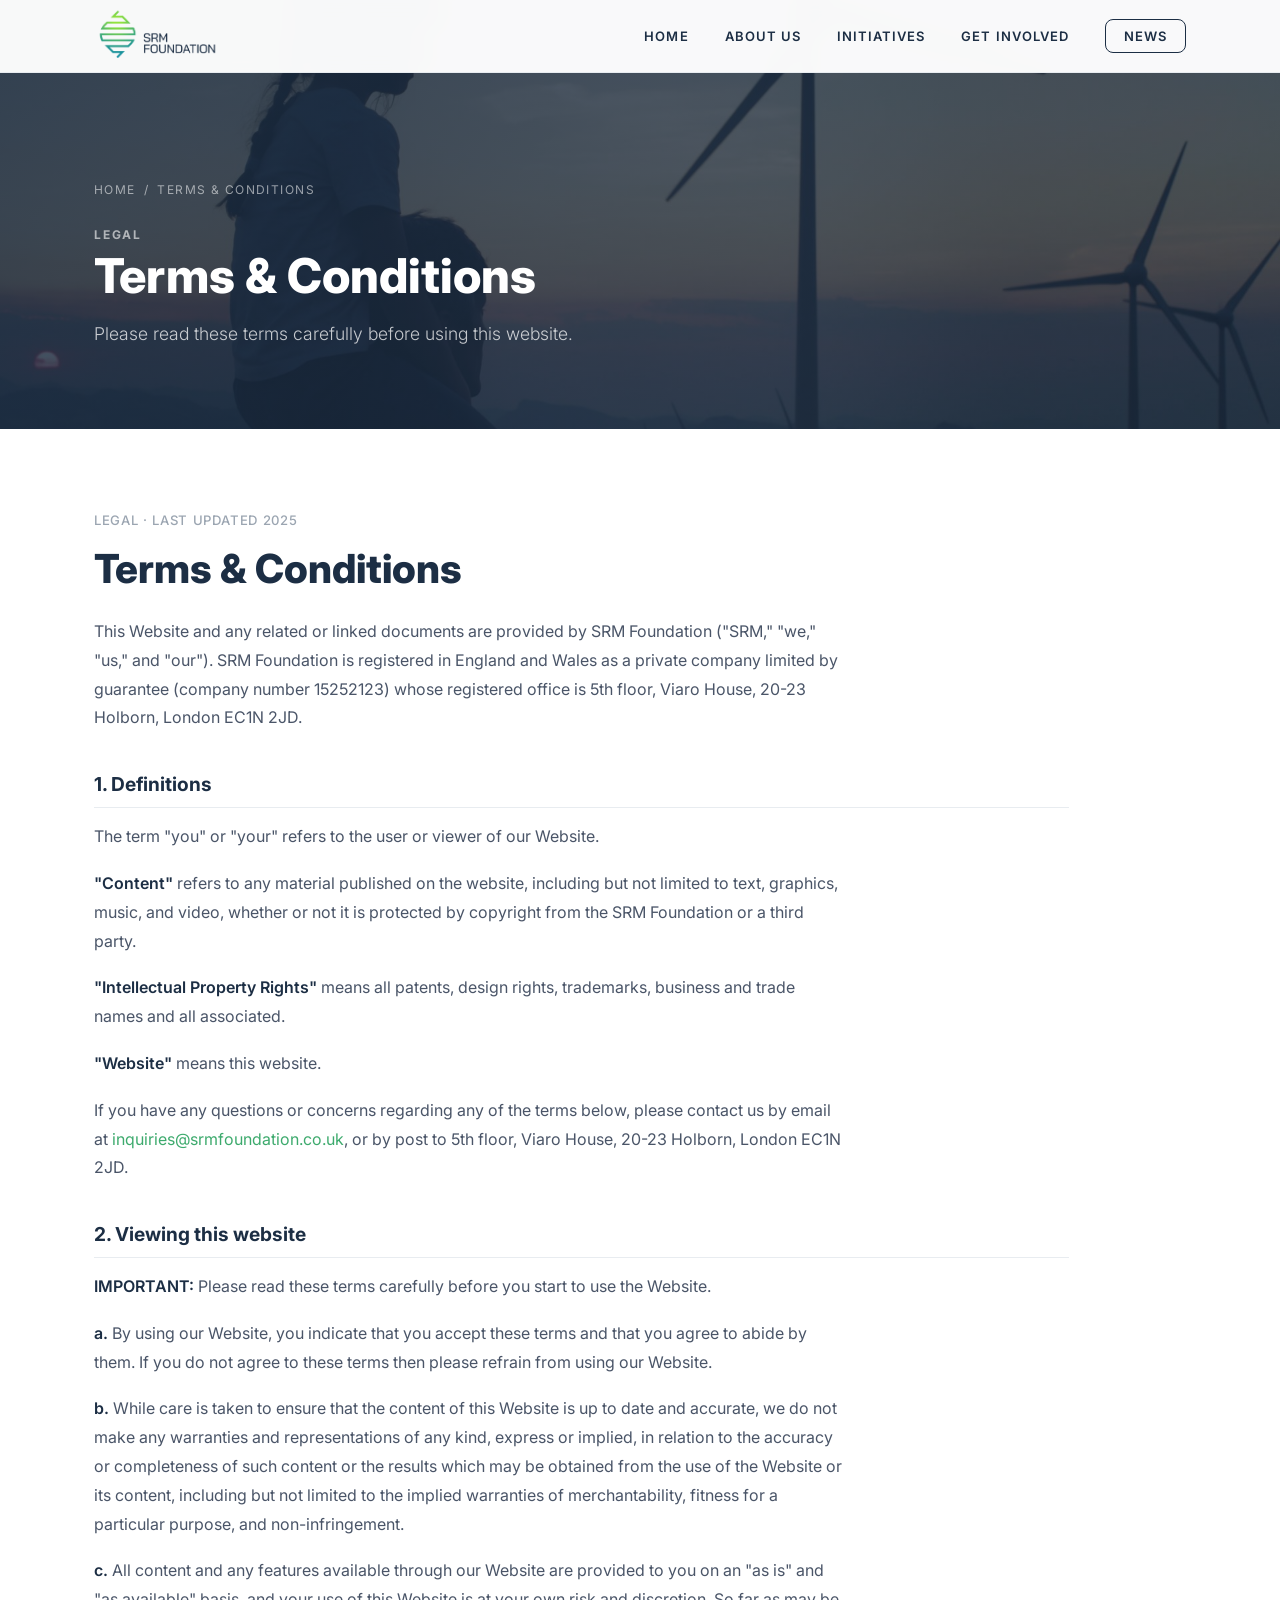
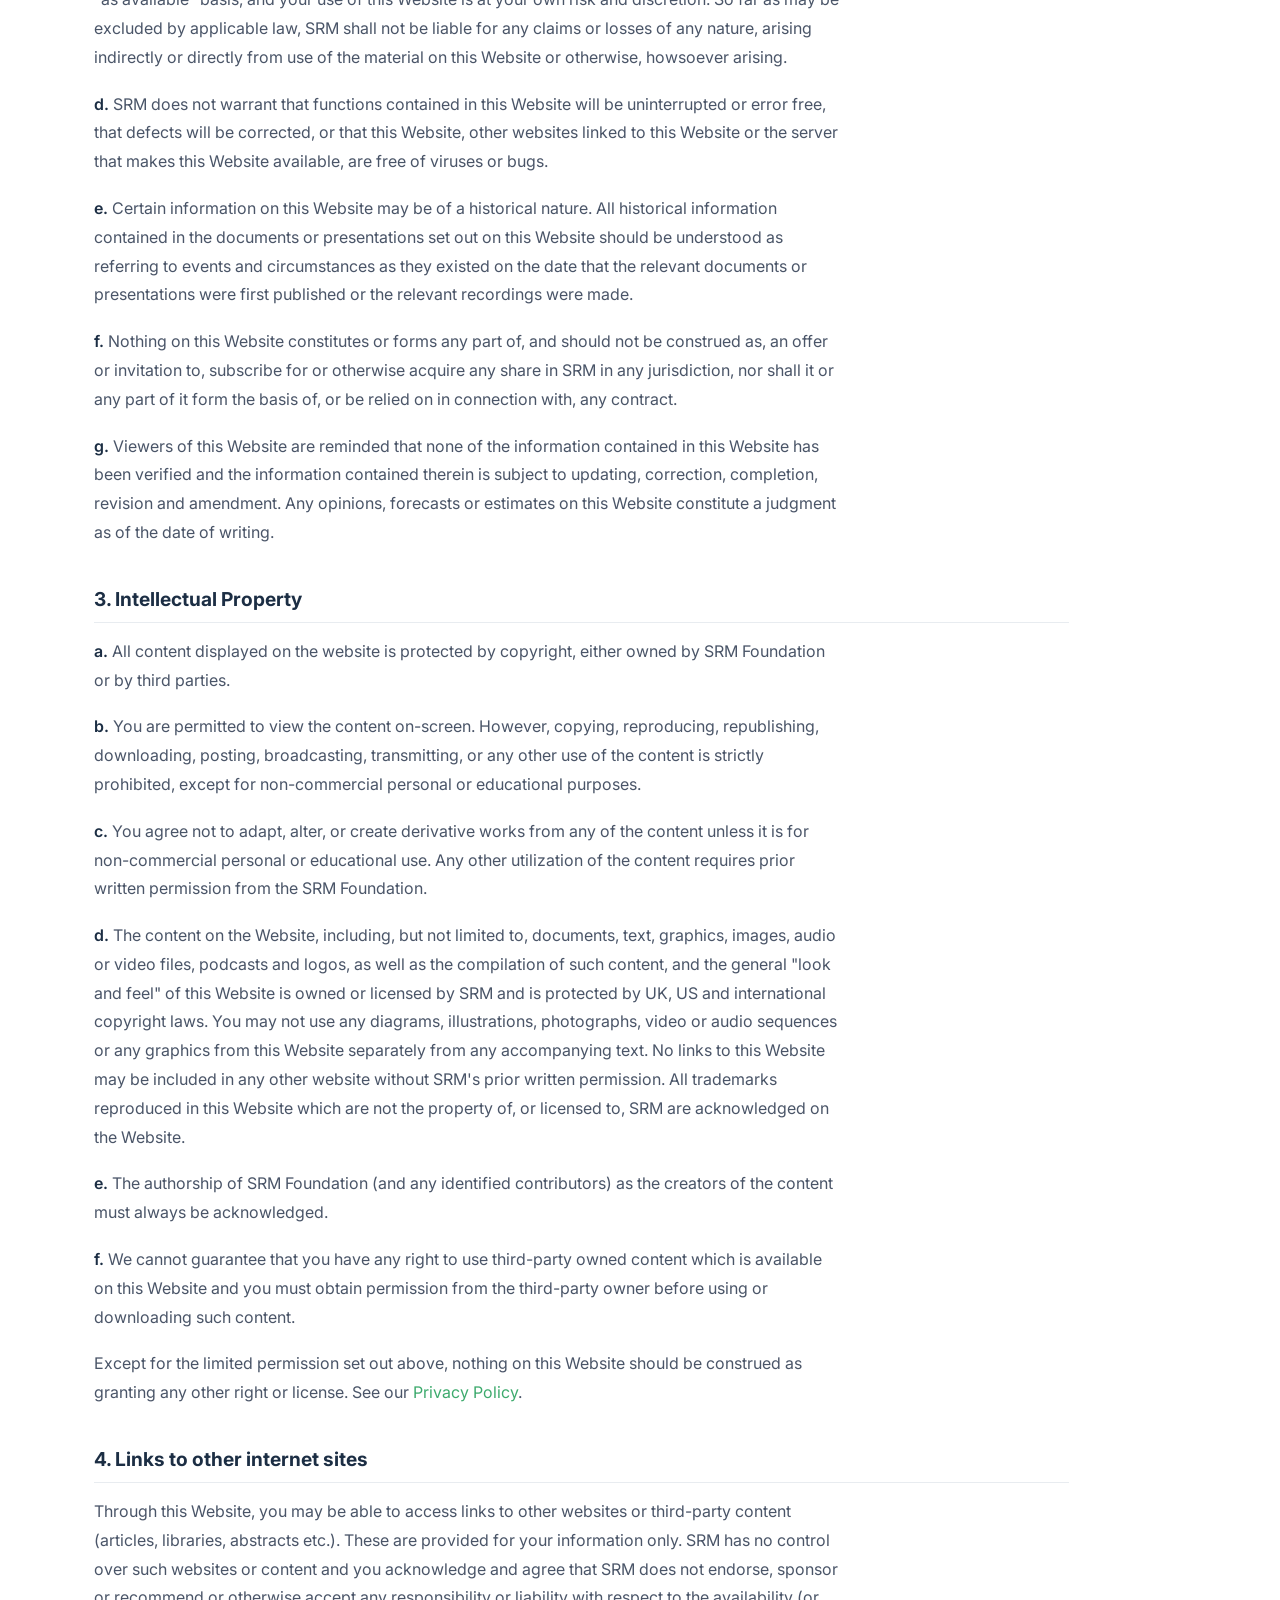
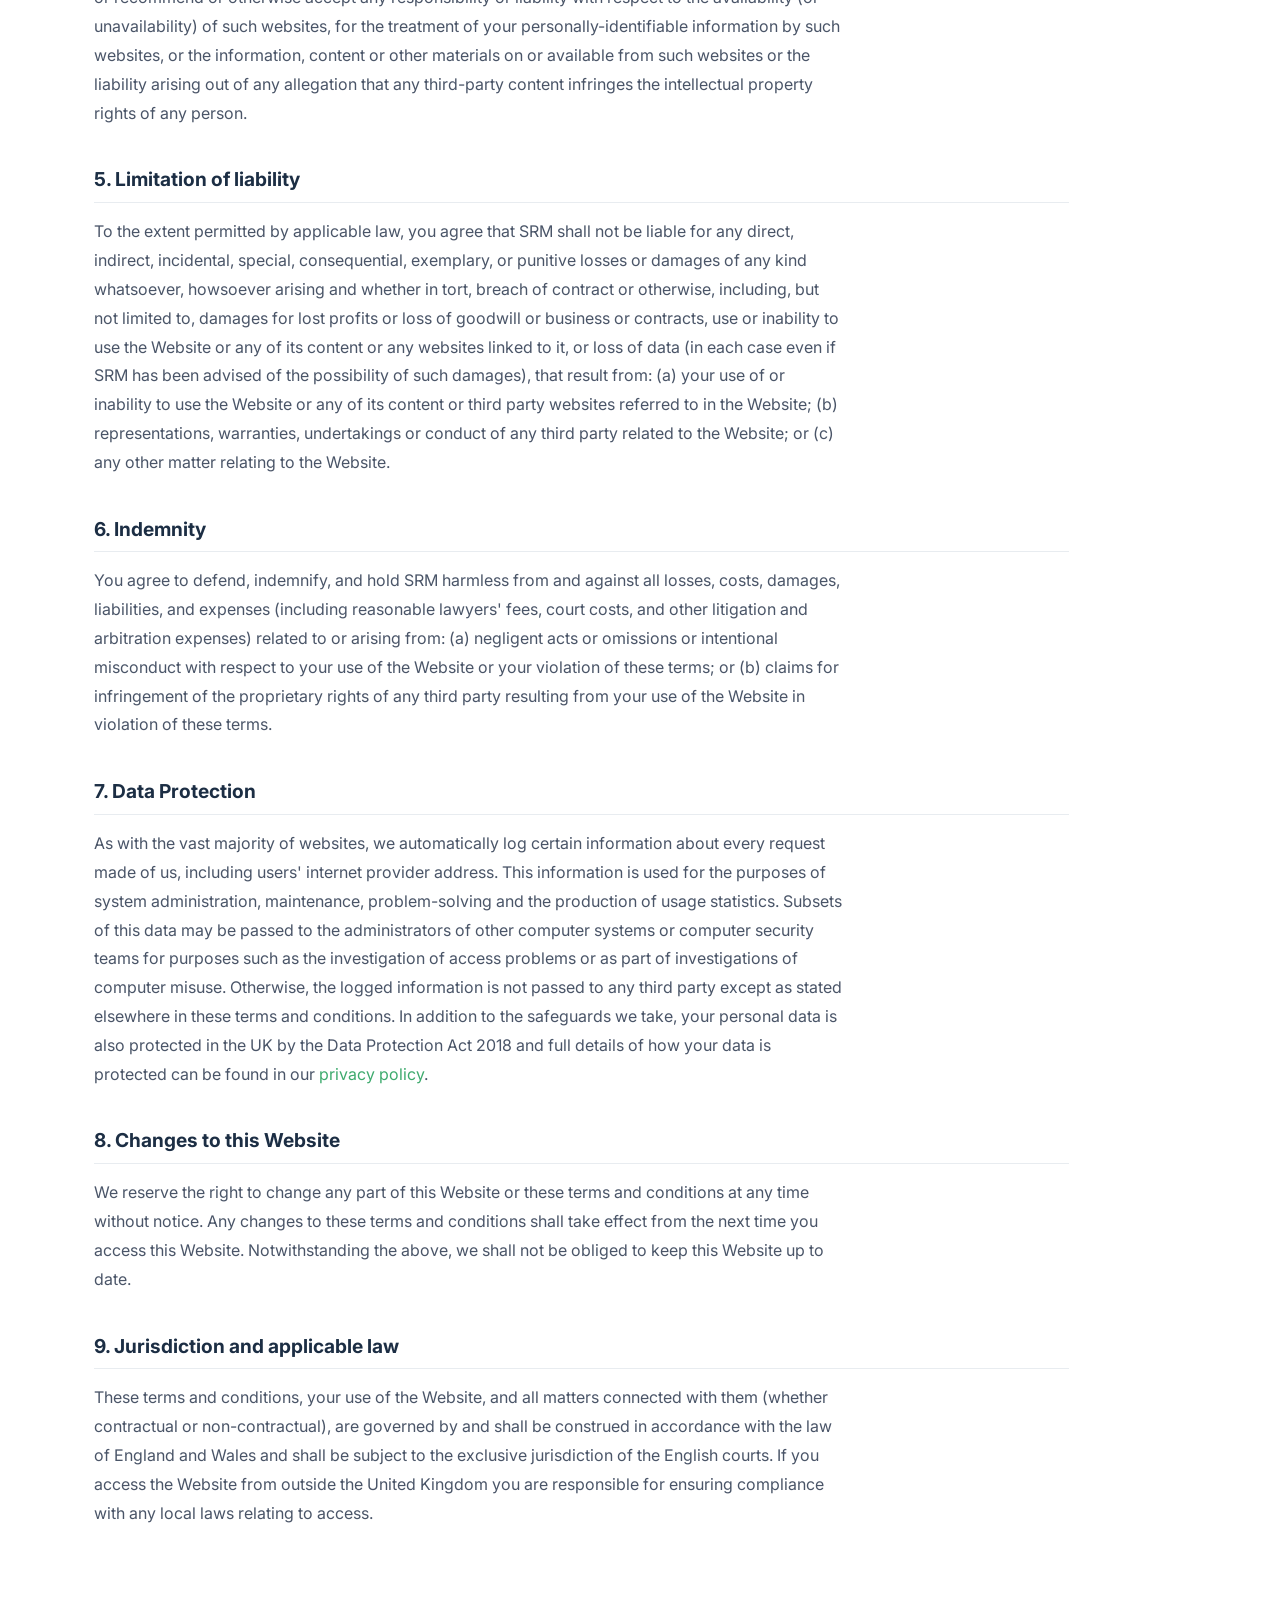
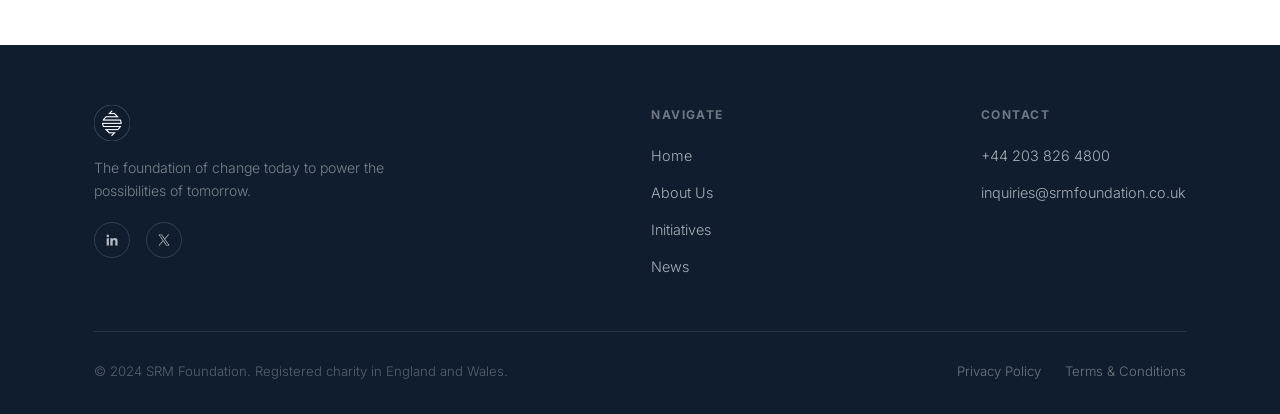
<file: terms-and-conditions.html>
<!DOCTYPE html>
<html lang="en">
<head>
<meta charset="UTF-8">
<meta name="viewport" content="width=device-width, initial-scale=1.0">
<title>Terms & Conditions - SRM Foundation</title>
<meta name="description" content="Terms and conditions for using the SRM Foundation website, covering intellectual property, liability, data protection and applicable law.">
<link rel="icon" type="image/png" href="img/dark-logo.png">
<link href="https://fonts.googleapis.com/css2?family=Inter:wght@300;400;500;600;700;800&display=swap" rel="stylesheet">
<link rel="stylesheet" href="css/styles.css">
</head>
<body>

<nav id="navbar">
  <div class="nav-inner">
    <a href="/" class="nav-logo"><img src="img/main-logo.png" alt="SRM Foundation"></a>
    <button class="nav-toggle" id="navToggle" aria-label="Menu"><span></span></button>
    <ul class="nav-links" id="navLinks">
      <li><a href="/">Home</a></li>
      <li><a href="/about-us">About Us</a></li>
      <li><a href="/our-initiatives">Initiatives</a></li>
      <li><a href="mailto:inquiries@srmfoundation.co.uk">Get Involved</a></li>
      <li><a href="/blog" class="nav-cta">News</a></li>
    </ul>
  </div>
</nav>

<section class="page-hero">
  <div class="page-hero-bg" style="background-image:url('img/hero-sunset.jpg');"></div>
  <div class="page-hero-content">
    <div class="breadcrumb"><a href="/">Home</a><span>/</span>Terms &amp; Conditions</div>
    <span class="section-label">Legal</span>
    <h1>Terms &amp; Conditions</h1>
    <p>Please read these terms carefully before using this website.</p>
  </div>
</section>

<article class="article legal">
  <div class="article-inner">
    <div class="article-meta">Legal · Last updated 2025</div>
    <h1>Terms &amp; Conditions</h1>
    <p>This Website and any related or linked documents are provided by SRM Foundation ("SRM," "we," "us," and "our"). SRM Foundation is registered in England and Wales as a private company limited by guarantee (company number 15252123) whose registered office is 5th floor, Viaro House, 20-23 Holborn, London EC1N 2JD.</p>

    <h2>1. Definitions</h2>
    <p>The term "you" or "your" refers to the user or viewer of our Website.</p>
    <p><strong>"Content"</strong> refers to any material published on the website, including but not limited to text, graphics, music, and video, whether or not it is protected by copyright from the SRM Foundation or a third party.</p>
    <p><strong>"Intellectual Property Rights"</strong> means all patents, design rights, trademarks, business and trade names and all associated.</p>
    <p><strong>"Website"</strong> means this website.</p>
    <p>If you have any questions or concerns regarding any of the terms below, please contact us by email at <a href="mailto:inquiries@srmfoundation.co.uk" style="color:var(--green-accent);">inquiries@srmfoundation.co.uk</a>, or by post to 5th floor, Viaro House, 20-23 Holborn, London EC1N 2JD.</p>

    <h2>2. Viewing this website</h2>
    <p><strong>IMPORTANT:</strong> Please read these terms carefully before you start to use the Website.</p>
    <p><strong>a.</strong> By using our Website, you indicate that you accept these terms and that you agree to abide by them. If you do not agree to these terms then please refrain from using our Website.</p>
    <p><strong>b.</strong> While care is taken to ensure that the content of this Website is up to date and accurate, we do not make any warranties and representations of any kind, express or implied, in relation to the accuracy or completeness of such content or the results which may be obtained from the use of the Website or its content, including but not limited to the implied warranties of merchantability, fitness for a particular purpose, and non-infringement.</p>
    <p><strong>c.</strong> All content and any features available through our Website are provided to you on an "as is" and "as available" basis, and your use of this Website is at your own risk and discretion. So far as may be excluded by applicable law, SRM shall not be liable for any claims or losses of any nature, arising indirectly or directly from use of the material on this Website or otherwise, howsoever arising.</p>
    <p><strong>d.</strong> SRM does not warrant that functions contained in this Website will be uninterrupted or error free, that defects will be corrected, or that this Website, other websites linked to this Website or the server that makes this Website available, are free of viruses or bugs.</p>
    <p><strong>e.</strong> Certain information on this Website may be of a historical nature. All historical information contained in the documents or presentations set out on this Website should be understood as referring to events and circumstances as they existed on the date that the relevant documents or presentations were first published or the relevant recordings were made.</p>
    <p><strong>f.</strong> Nothing on this Website constitutes or forms any part of, and should not be construed as, an offer or invitation to, subscribe for or otherwise acquire any share in SRM in any jurisdiction, nor shall it or any part of it form the basis of, or be relied on in connection with, any contract.</p>
    <p><strong>g.</strong> Viewers of this Website are reminded that none of the information contained in this Website has been verified and the information contained therein is subject to updating, correction, completion, revision and amendment. Any opinions, forecasts or estimates on this Website constitute a judgment as of the date of writing.</p>

    <h2>3. Intellectual Property</h2>
    <p><strong>a.</strong> All content displayed on the website is protected by copyright, either owned by SRM Foundation or by third parties.</p>
    <p><strong>b.</strong> You are permitted to view the content on-screen. However, copying, reproducing, republishing, downloading, posting, broadcasting, transmitting, or any other use of the content is strictly prohibited, except for non-commercial personal or educational purposes.</p>
    <p><strong>c.</strong> You agree not to adapt, alter, or create derivative works from any of the content unless it is for non-commercial personal or educational use. Any other utilization of the content requires prior written permission from the SRM Foundation.</p>
    <p><strong>d.</strong> The content on the Website, including, but not limited to, documents, text, graphics, images, audio or video files, podcasts and logos, as well as the compilation of such content, and the general "look and feel" of this Website is owned or licensed by SRM and is protected by UK, US and international copyright laws. You may not use any diagrams, illustrations, photographs, video or audio sequences or any graphics from this Website separately from any accompanying text. No links to this Website may be included in any other website without SRM's prior written permission. All trademarks reproduced in this Website which are not the property of, or licensed to, SRM are acknowledged on the Website.</p>
    <p><strong>e.</strong> The authorship of SRM Foundation (and any identified contributors) as the creators of the content must always be acknowledged.</p>
    <p><strong>f.</strong> We cannot guarantee that you have any right to use third-party owned content which is available on this Website and you must obtain permission from the third-party owner before using or downloading such content.</p>
    <p>Except for the limited permission set out above, nothing on this Website should be construed as granting any other right or license. See our <a href="/privacypolicy" style="color:var(--green-accent);">Privacy Policy</a>.</p>

    <h2>4. Links to other internet sites</h2>
    <p>Through this Website, you may be able to access links to other websites or third-party content (articles, libraries, abstracts etc.). These are provided for your information only. SRM has no control over such websites or content and you acknowledge and agree that SRM does not endorse, sponsor or recommend or otherwise accept any responsibility or liability with respect to the availability (or unavailability) of such websites, for the treatment of your personally-identifiable information by such websites, or the information, content or other materials on or available from such websites or the liability arising out of any allegation that any third-party content infringes the intellectual property rights of any person.</p>

    <h2>5. Limitation of liability</h2>
    <p>To the extent permitted by applicable law, you agree that SRM shall not be liable for any direct, indirect, incidental, special, consequential, exemplary, or punitive losses or damages of any kind whatsoever, howsoever arising and whether in tort, breach of contract or otherwise, including, but not limited to, damages for lost profits or loss of goodwill or business or contracts, use or inability to use the Website or any of its content or any websites linked to it, or loss of data (in each case even if SRM has been advised of the possibility of such damages), that result from: (a) your use of or inability to use the Website or any of its content or third party websites referred to in the Website; (b) representations, warranties, undertakings or conduct of any third party related to the Website; or (c) any other matter relating to the Website.</p>

    <h2>6. Indemnity</h2>
    <p>You agree to defend, indemnify, and hold SRM harmless from and against all losses, costs, damages, liabilities, and expenses (including reasonable lawyers' fees, court costs, and other litigation and arbitration expenses) related to or arising from: (a) negligent acts or omissions or intentional misconduct with respect to your use of the Website or your violation of these terms; or (b) claims for infringement of the proprietary rights of any third party resulting from your use of the Website in violation of these terms.</p>

    <h2>7. Data Protection</h2>
    <p>As with the vast majority of websites, we automatically log certain information about every request made of us, including users' internet provider address. This information is used for the purposes of system administration, maintenance, problem-solving and the production of usage statistics. Subsets of this data may be passed to the administrators of other computer systems or computer security teams for purposes such as the investigation of access problems or as part of investigations of computer misuse. Otherwise, the logged information is not passed to any third party except as stated elsewhere in these terms and conditions. In addition to the safeguards we take, your personal data is also protected in the UK by the Data Protection Act 2018 and full details of how your data is protected can be found in our <a href="/privacypolicy" style="color:var(--green-accent);">privacy policy</a>.</p>

    <h2>8. Changes to this Website</h2>
    <p>We reserve the right to change any part of this Website or these terms and conditions at any time without notice. Any changes to these terms and conditions shall take effect from the next time you access this Website. Notwithstanding the above, we shall not be obliged to keep this Website up to date.</p>

    <h2>9. Jurisdiction and applicable law</h2>
    <p>These terms and conditions, your use of the Website, and all matters connected with them (whether contractual or non-contractual), are governed by and shall be construed in accordance with the law of England and Wales and shall be subject to the exclusive jurisdiction of the English courts. If you access the Website from outside the United Kingdom you are responsible for ensuring compliance with any local laws relating to access.</p>
  </div>
</article>

<footer>
  <div class="container">
    <div class="footer-top">
      <div>
        <div class="footer-logo"><img src="img/white-logo.png" alt="SRM Foundation"></div>
        <p class="footer-tagline">The foundation of change today to power the possibilities of tomorrow.</p>
        <div class="footer-social" style="margin-top:20px;">
          <a href="https://www.linkedin.com/company/the-srm-foundation/about/" aria-label="LinkedIn" target="_blank" rel="noopener noreferrer"><img src="img/linkedin.png" alt="LinkedIn"></a>
          <a href="https://x.com/foundationsrm" aria-label="Twitter" target="_blank" rel="noopener noreferrer"><img src="img/twitter.png" alt="Twitter"></a>
        </div>
      </div>
      <div class="footer-nav">
        <h4>Navigate</h4>
        <ul>
          <li><a href="/">Home</a></li>
          <li><a href="/about-us">About Us</a></li>
          <li><a href="/our-initiatives">Initiatives</a></li>
          <li><a href="/blog">News</a></li>
        </ul>
      </div>
      <div class="footer-nav">
        <h4>Contact</h4>
        <ul>
          <li><a href="tel:+442038264800">+44 203 826 4800</a></li>
          <li><a href="mailto:inquiries@srmfoundation.co.uk">inquiries@srmfoundation.co.uk</a></li>
        </ul>
      </div>
    </div>
    <div class="footer-bottom">
      <p>&copy; 2024 SRM Foundation. Registered charity in England and Wales.</p>
      <div class="footer-legal">
        <a href="/privacypolicy">Privacy Policy</a>
        <a href="/terms-and-conditions">Terms &amp; Conditions</a>
      </div>
    </div>
  </div>
</footer>
<button class="back-top" id="backTop" aria-label="Back to top">
  <svg viewBox="0 0 24 24"><polyline points="18 15 12 9 6 15"></polyline></svg>
</button>
<script>
const nav = document.getElementById('navbar');
window.addEventListener('scroll', () => nav.classList.toggle('scrolled', window.scrollY > 40));
const toggle = document.getElementById('navToggle');
const links = document.getElementById('navLinks');
toggle.addEventListener('click', () => links.classList.toggle('open'));
links.querySelectorAll('a').forEach(a => a.addEventListener('click', () => links.classList.remove('open')));

// Back to top
const backTop = document.getElementById('backTop');
if (backTop) {
  window.addEventListener('scroll', () => backTop.classList.toggle('show', window.scrollY > 600));
  backTop.addEventListener('click', () => window.scrollTo({top:0, behavior:'smooth'}));
}

// Accordion (if present)
document.querySelectorAll('.accordion-item').forEach(item => {
  const btn = item.querySelector('.accordion-btn');
  const content = item.querySelector('.accordion-content');
  btn.addEventListener('click', () => {
    const isOpen = item.classList.toggle('open');
    btn.setAttribute('aria-expanded', isOpen);
    content.style.maxHeight = isOpen ? content.scrollHeight + 'px' : '0';
  });
});
</script>
</body>
</html>
</file>
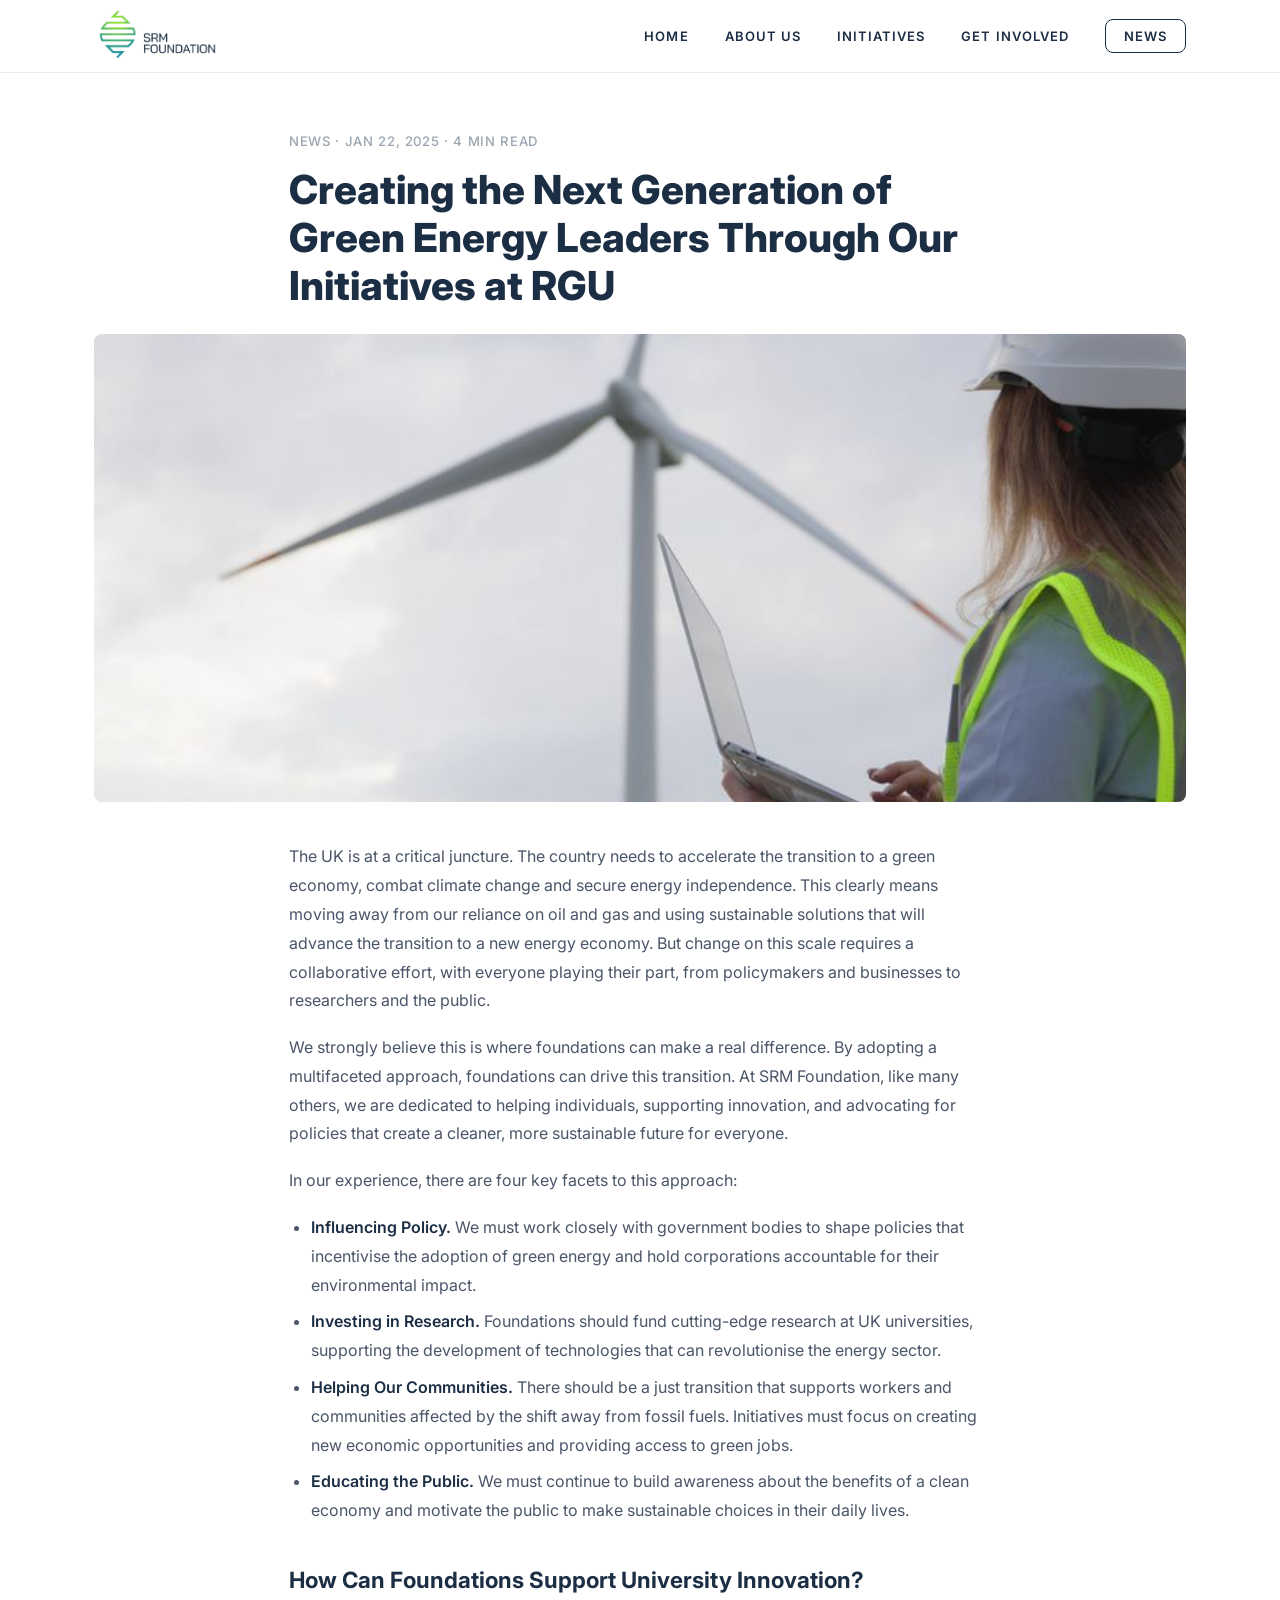
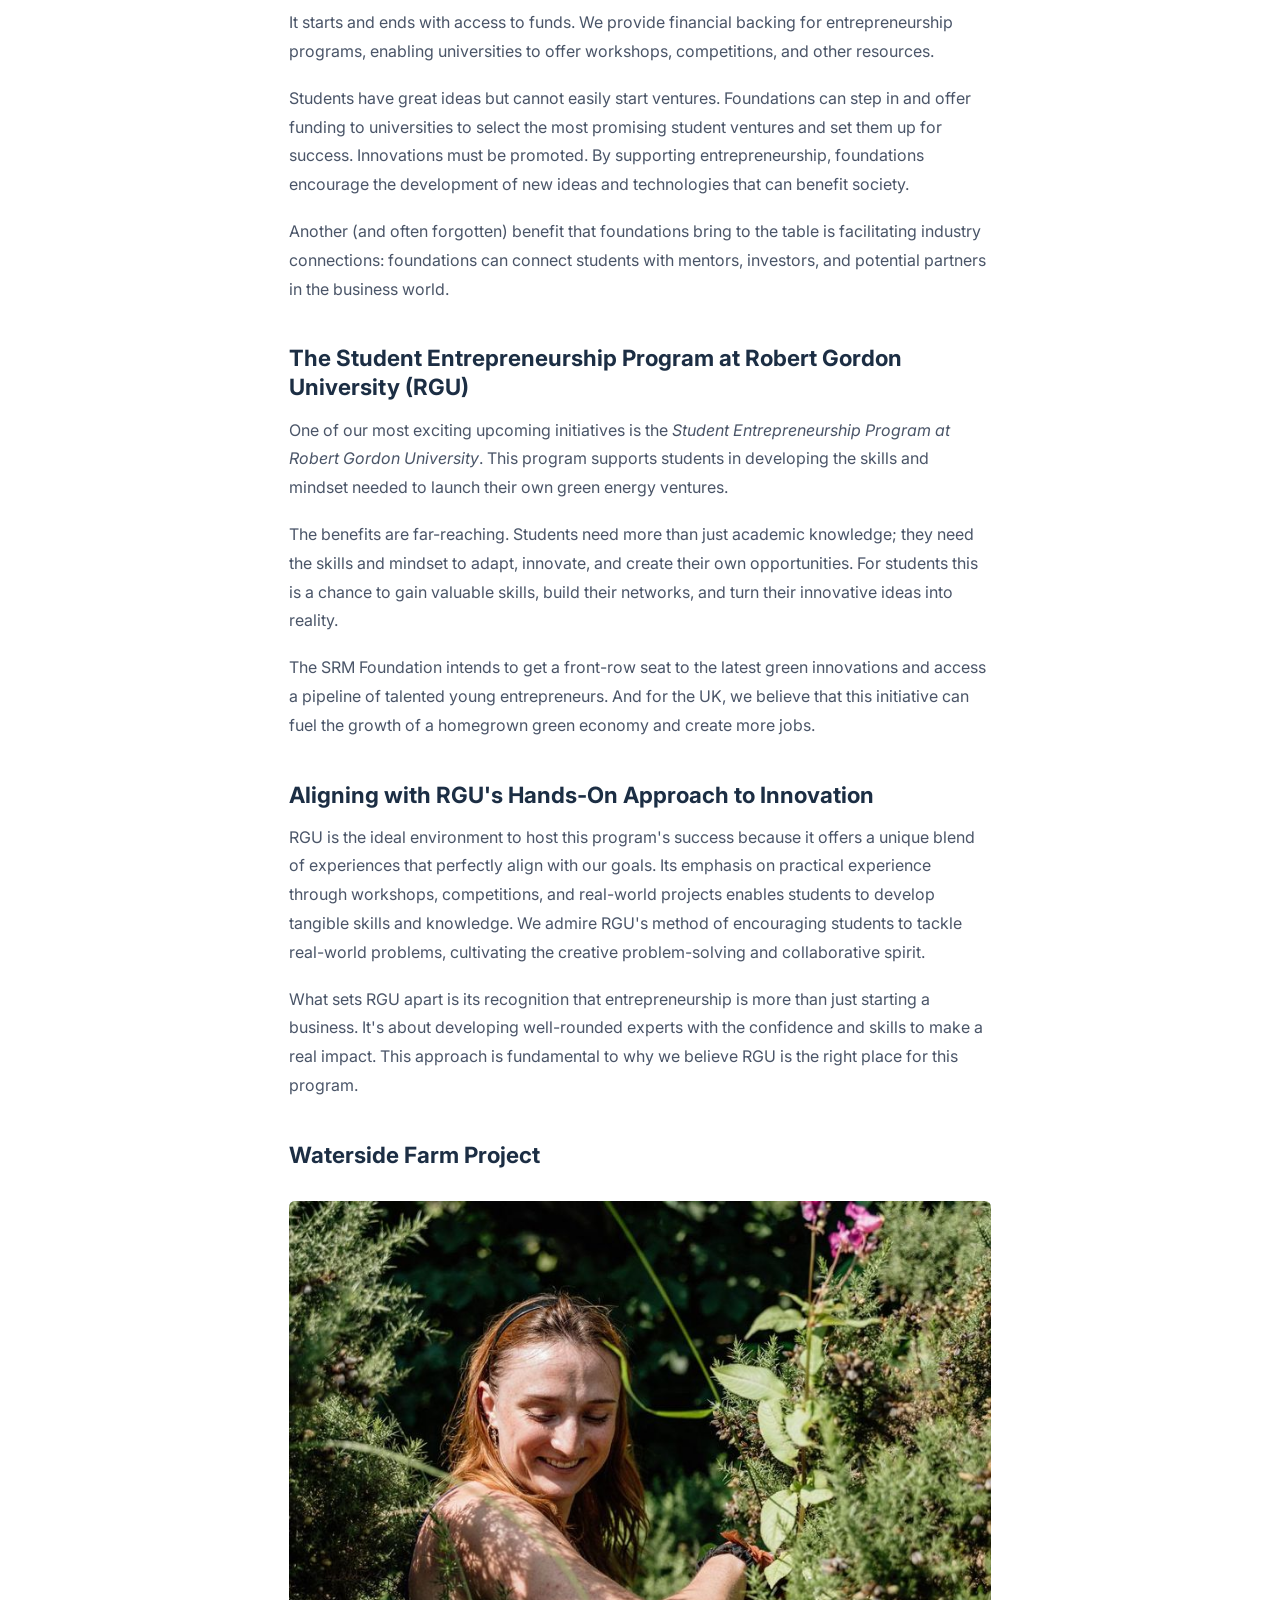
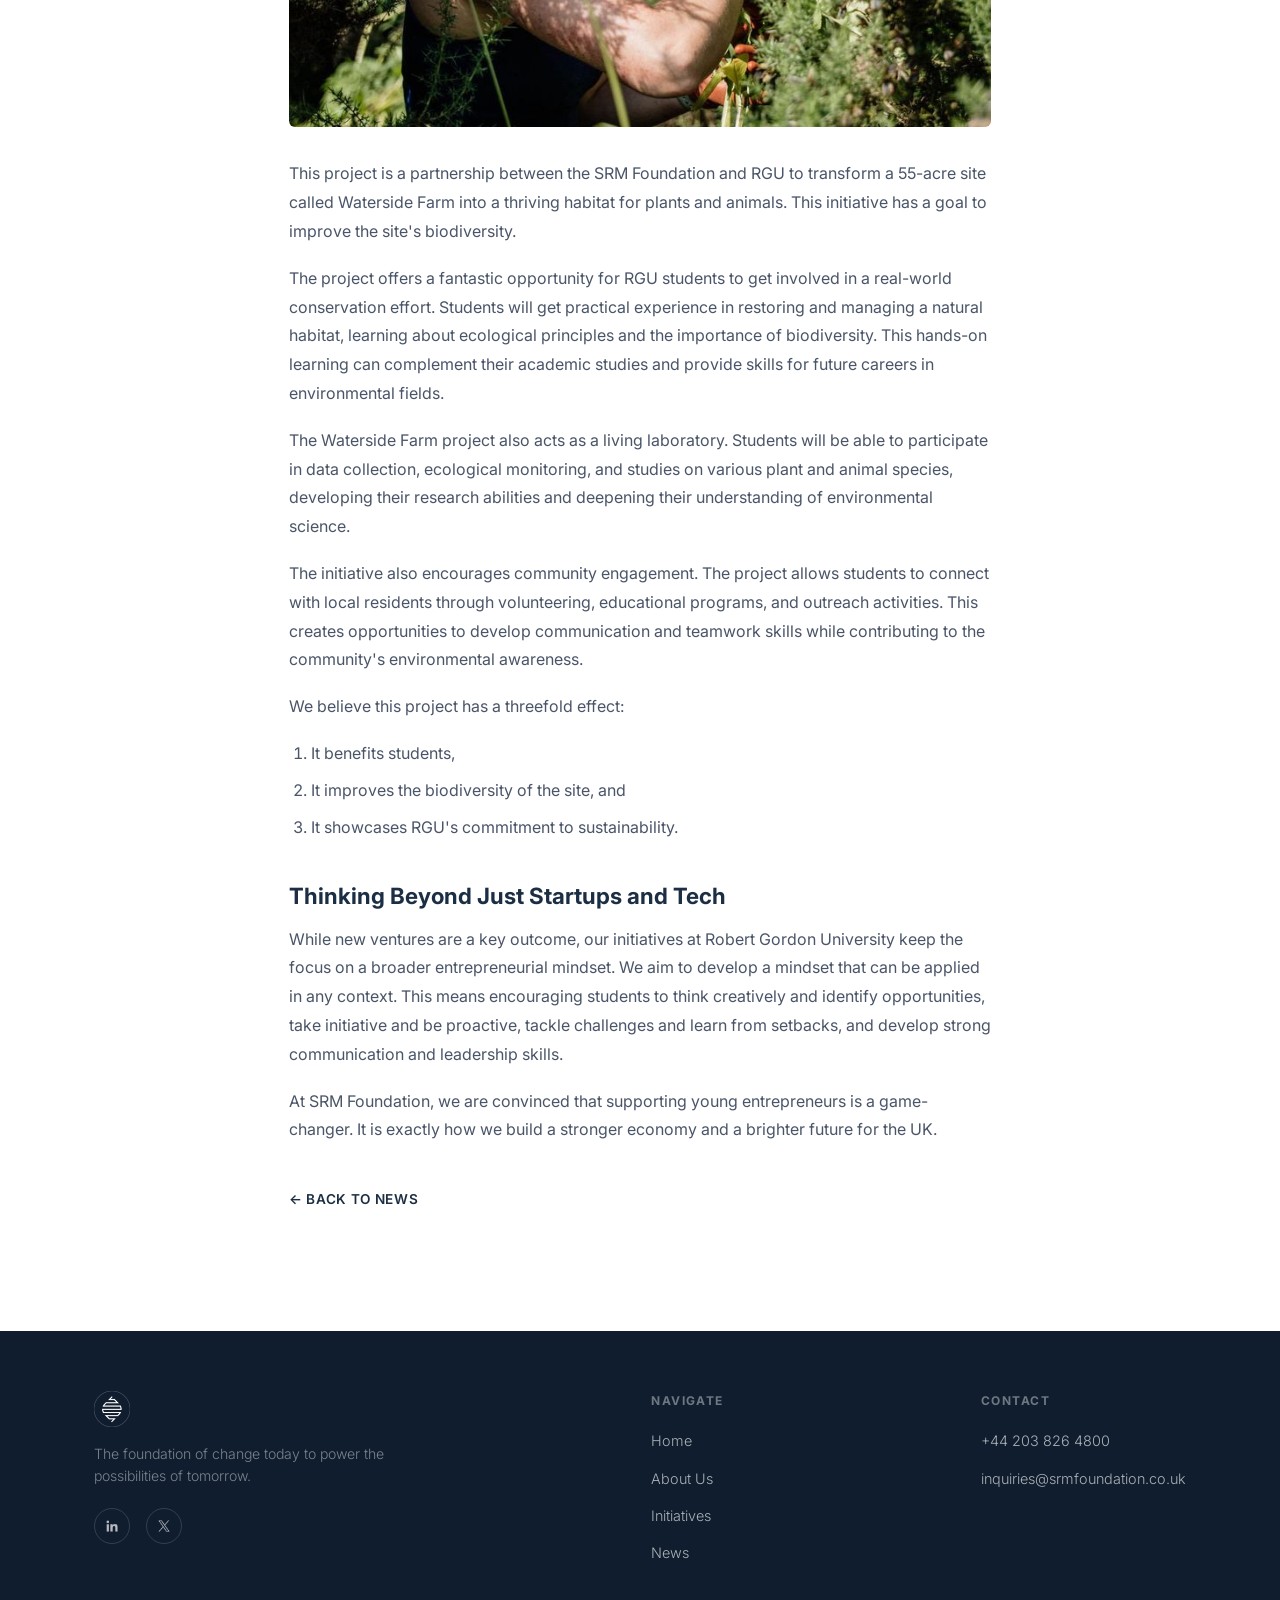
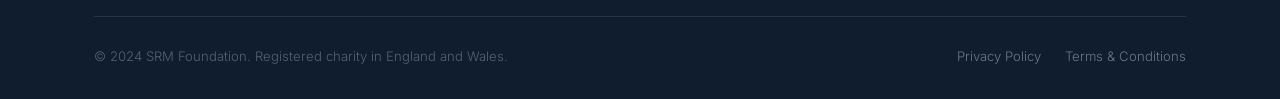
<file: post/creating-the-next-generation-of-green-energy-leaders-through-our-initiatives-at-rgu.html>
<!DOCTYPE html>
<html lang="en">
<head>
<meta charset="UTF-8">
<meta name="viewport" content="width=device-width, initial-scale=1.0">
<title>Next Generation of Green Energy Leaders - SRM Foundation</title>
<meta name="description" content="How the SRM Foundation supports Robert Gordon University in creating the next generation of green energy leaders through entrepreneurship.">
<link rel="icon" type="image/png" href="../img/dark-logo.png">
<link href="https://fonts.googleapis.com/css2?family=Inter:wght@300;400;500;600;700;800&display=swap" rel="stylesheet">
<link rel="stylesheet" href="../css/styles.css">
</head>
<body>

<nav id="navbar">
  <div class="nav-inner">
    <a href="/" class="nav-logo"><img src="../img/main-logo.png" alt="SRM Foundation"></a>
    <button class="nav-toggle" id="navToggle" aria-label="Menu"><span></span></button>
    <ul class="nav-links" id="navLinks">
      <li><a href="/">Home</a></li>
      <li><a href="/about-us">About Us</a></li>
      <li><a href="/our-initiatives">Initiatives</a></li>
      <li><a href="mailto:inquiries@srmfoundation.co.uk">Get Involved</a></li>
      <li><a href="/blog" class="nav-cta">News</a></li>
    </ul>
  </div>
</nav>

<article class="article no-hero">
  <div class="article-inner">
    <div class="article-meta">News · Jan 22, 2025 · 4 min read</div>
    <h1>Creating the Next Generation of Green Energy Leaders Through Our Initiatives at RGU</h1>
  </div>
  <div class="article-hero-img">
    <img src="../img/engineer-laptop.jpg" alt="Green energy engineer at work">
  </div>
  <div class="article-inner">
    <p>The UK is at a critical juncture. The country needs to accelerate the transition to a green economy, combat climate change and secure energy independence. This clearly means moving away from our reliance on oil and gas and using sustainable solutions that will advance the transition to a new energy economy. But change on this scale requires a collaborative effort, with everyone playing their part, from policymakers and businesses to researchers and the public.</p>

    <p>We strongly believe this is where foundations can make a real difference. By adopting a multifaceted approach, foundations can drive this transition. At SRM Foundation, like many others, we are dedicated to helping individuals, supporting innovation, and advocating for policies that create a cleaner, more sustainable future for everyone.</p>

    <p>In our experience, there are four key facets to this approach:</p>

    <ul>
      <li><strong>Influencing Policy.</strong> We must work closely with government bodies to shape policies that incentivise the adoption of green energy and hold corporations accountable for their environmental impact.</li>
      <li><strong>Investing in Research.</strong> Foundations should fund cutting-edge research at UK universities, supporting the development of technologies that can revolutionise the energy sector.</li>
      <li><strong>Helping Our Communities.</strong> There should be a just transition that supports workers and communities affected by the shift away from fossil fuels. Initiatives must focus on creating new economic opportunities and providing access to green jobs.</li>
      <li><strong>Educating the Public.</strong> We must continue to build awareness about the benefits of a clean economy and motivate the public to make sustainable choices in their daily lives.</li>
    </ul>

    <h2>How Can Foundations Support University Innovation?</h2>

    <p>It starts and ends with access to funds. We provide financial backing for entrepreneurship programs, enabling universities to offer workshops, competitions, and other resources.</p>

    <p>Students have great ideas but cannot easily start ventures. Foundations can step in and offer funding to universities to select the most promising student ventures and set them up for success. Innovations must be promoted. By supporting entrepreneurship, foundations encourage the development of new ideas and technologies that can benefit society.</p>

    <p>Another (and often forgotten) benefit that foundations bring to the table is facilitating industry connections: foundations can connect students with mentors, investors, and potential partners in the business world.</p>

    <h2>The Student Entrepreneurship Program at Robert Gordon University (RGU)</h2>

    <p>One of our most exciting upcoming initiatives is the <em>Student Entrepreneurship Program at Robert Gordon University</em>. This program supports students in developing the skills and mindset needed to launch their own green energy ventures.</p>

    <p>The benefits are far-reaching. Students need more than just academic knowledge; they need the skills and mindset to adapt, innovate, and create their own opportunities. For students this is a chance to gain valuable skills, build their networks, and turn their innovative ideas into reality.</p>

    <p>The SRM Foundation intends to get a front-row seat to the latest green innovations and access a pipeline of talented young entrepreneurs. And for the UK, we believe that this initiative can fuel the growth of a homegrown green economy and create more jobs.</p>

    <h2>Aligning with RGU's Hands-On Approach to Innovation</h2>

    <p>RGU is the ideal environment to host this program's success because it offers a unique blend of experiences that perfectly align with our goals. Its emphasis on practical experience through workshops, competitions, and real-world projects enables students to develop tangible skills and knowledge. We admire RGU's method of encouraging students to tackle real-world problems, cultivating the creative problem-solving and collaborative spirit.</p>

    <p>What sets RGU apart is its recognition that entrepreneurship is more than just starting a business. It's about developing well-rounded experts with the confidence and skills to make a real impact. This approach is fundamental to why we believe RGU is the right place for this program.</p>

    <h2>Waterside Farm Project</h2>

    <div class="article-inline-img"><img src="../img/rgu-03.jpg" alt="Waterside Farm conservation work"></div>

    <p>This project is a partnership between the SRM Foundation and RGU to transform a 55-acre site called Waterside Farm into a thriving habitat for plants and animals. This initiative has a goal to improve the site's biodiversity.</p>

    <p>The project offers a fantastic opportunity for RGU students to get involved in a real-world conservation effort. Students will get practical experience in restoring and managing a natural habitat, learning about ecological principles and the importance of biodiversity. This hands-on learning can complement their academic studies and provide skills for future careers in environmental fields.</p>

    <p>The Waterside Farm project also acts as a living laboratory. Students will be able to participate in data collection, ecological monitoring, and studies on various plant and animal species, developing their research abilities and deepening their understanding of environmental science.</p>

    <p>The initiative also encourages community engagement. The project allows students to connect with local residents through volunteering, educational programs, and outreach activities. This creates opportunities to develop communication and teamwork skills while contributing to the community's environmental awareness.</p>

    <p>We believe this project has a threefold effect:</p>

    <ol>
      <li>It benefits students,</li>
      <li>It improves the biodiversity of the site, and</li>
      <li>It showcases RGU's commitment to sustainability.</li>
    </ol>

    <h2>Thinking Beyond Just Startups and Tech</h2>

    <p>While new ventures are a key outcome, our initiatives at Robert Gordon University keep the focus on a broader entrepreneurial mindset. We aim to develop a mindset that can be applied in any context. This means encouraging students to think creatively and identify opportunities, take initiative and be proactive, tackle challenges and learn from setbacks, and develop strong communication and leadership skills.</p>

    <p>At SRM Foundation, we are convinced that supporting young entrepreneurs is a game-changer. It is exactly how we build a stronger economy and a brighter future for the UK.</p>

    <p style="margin-top:40px;"><a href="/blog" class="read-more">← Back to News</a></p>
  </div>
</article>

<footer>
  <div class="container">
    <div class="footer-top">
      <div>
        <div class="footer-logo"><img src="../img/white-logo.png" alt="SRM Foundation"></div>
        <p class="footer-tagline">The foundation of change today to power the possibilities of tomorrow.</p>
        <div class="footer-social" style="margin-top:20px;">
          <a href="https://www.linkedin.com/company/the-srm-foundation/about/" aria-label="LinkedIn" target="_blank" rel="noopener noreferrer"><img src="../img/linkedin.png" alt="LinkedIn"></a>
          <a href="https://x.com/foundationsrm" aria-label="Twitter" target="_blank" rel="noopener noreferrer"><img src="../img/twitter.png" alt="Twitter"></a>
        </div>
      </div>
      <div class="footer-nav">
        <h4>Navigate</h4>
        <ul>
          <li><a href="/">Home</a></li>
          <li><a href="/about-us">About Us</a></li>
          <li><a href="/our-initiatives">Initiatives</a></li>
          <li><a href="/blog">News</a></li>
        </ul>
      </div>
      <div class="footer-nav">
        <h4>Contact</h4>
        <ul>
          <li><a href="tel:+442038264800">+44 203 826 4800</a></li>
          <li><a href="mailto:inquiries@srmfoundation.co.uk">inquiries@srmfoundation.co.uk</a></li>
        </ul>
      </div>
    </div>
    <div class="footer-bottom">
      <p>&copy; 2024 SRM Foundation. Registered charity in England and Wales.</p>
      <div class="footer-legal">
        <a href="/privacypolicy">Privacy Policy</a>
        <a href="/terms-and-conditions">Terms &amp; Conditions</a>
      </div>
    </div>
  </div>
</footer>
<button class="back-top" id="backTop" aria-label="Back to top">
  <svg viewBox="0 0 24 24"><polyline points="18 15 12 9 6 15"></polyline></svg>
</button>
<script>
const nav = document.getElementById('navbar');
window.addEventListener('scroll', () => nav.classList.toggle('scrolled', window.scrollY > 40));
const toggle = document.getElementById('navToggle');
const links = document.getElementById('navLinks');
toggle.addEventListener('click', () => links.classList.toggle('open'));
links.querySelectorAll('a').forEach(a => a.addEventListener('click', () => links.classList.remove('open')));

// Back to top
const backTop = document.getElementById('backTop');
if (backTop) {
  window.addEventListener('scroll', () => backTop.classList.toggle('show', window.scrollY > 600));
  backTop.addEventListener('click', () => window.scrollTo({top:0, behavior:'smooth'}));
}

// Accordion (if present)
document.querySelectorAll('.accordion-item').forEach(item => {
  const btn = item.querySelector('.accordion-btn');
  const content = item.querySelector('.accordion-content');
  btn.addEventListener('click', () => {
    const isOpen = item.classList.toggle('open');
    btn.setAttribute('aria-expanded', isOpen);
    content.style.maxHeight = isOpen ? content.scrollHeight + 'px' : '0';
  });
});
</script>
</body>
</html>
</file>
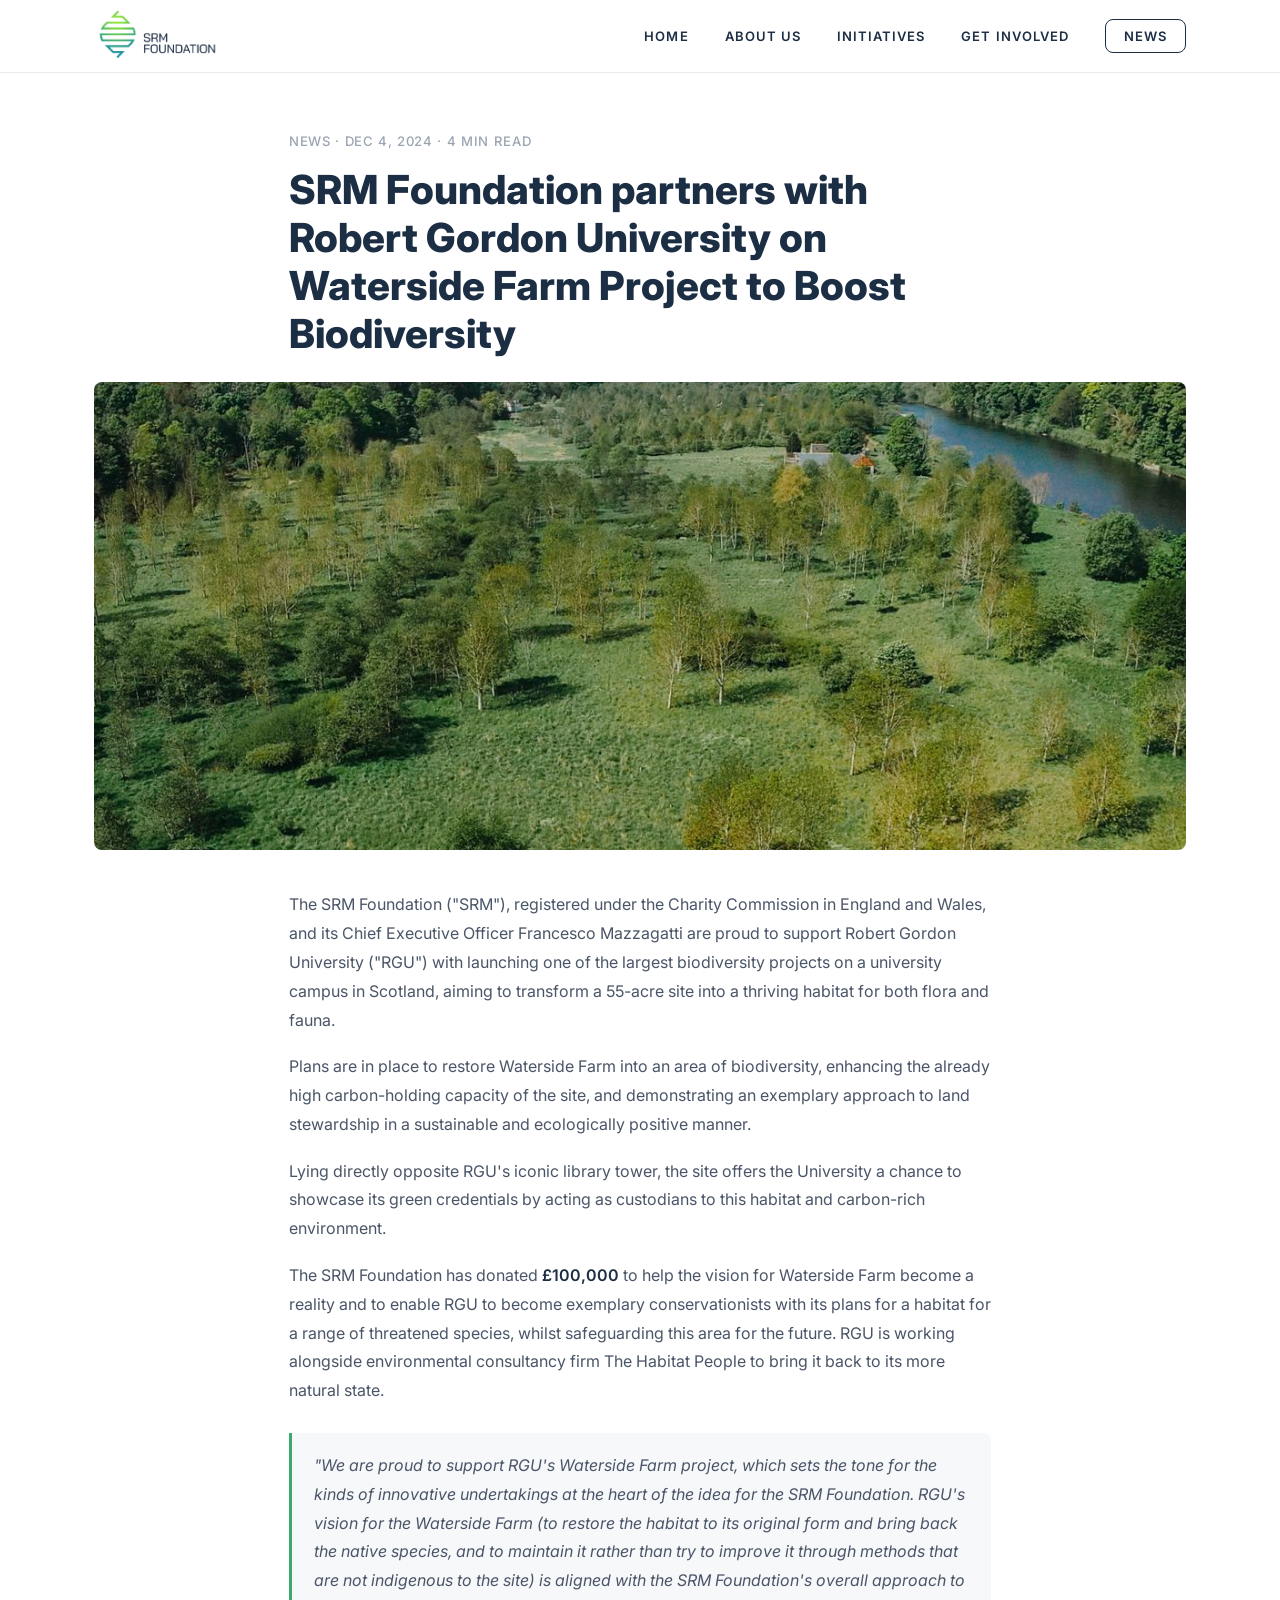
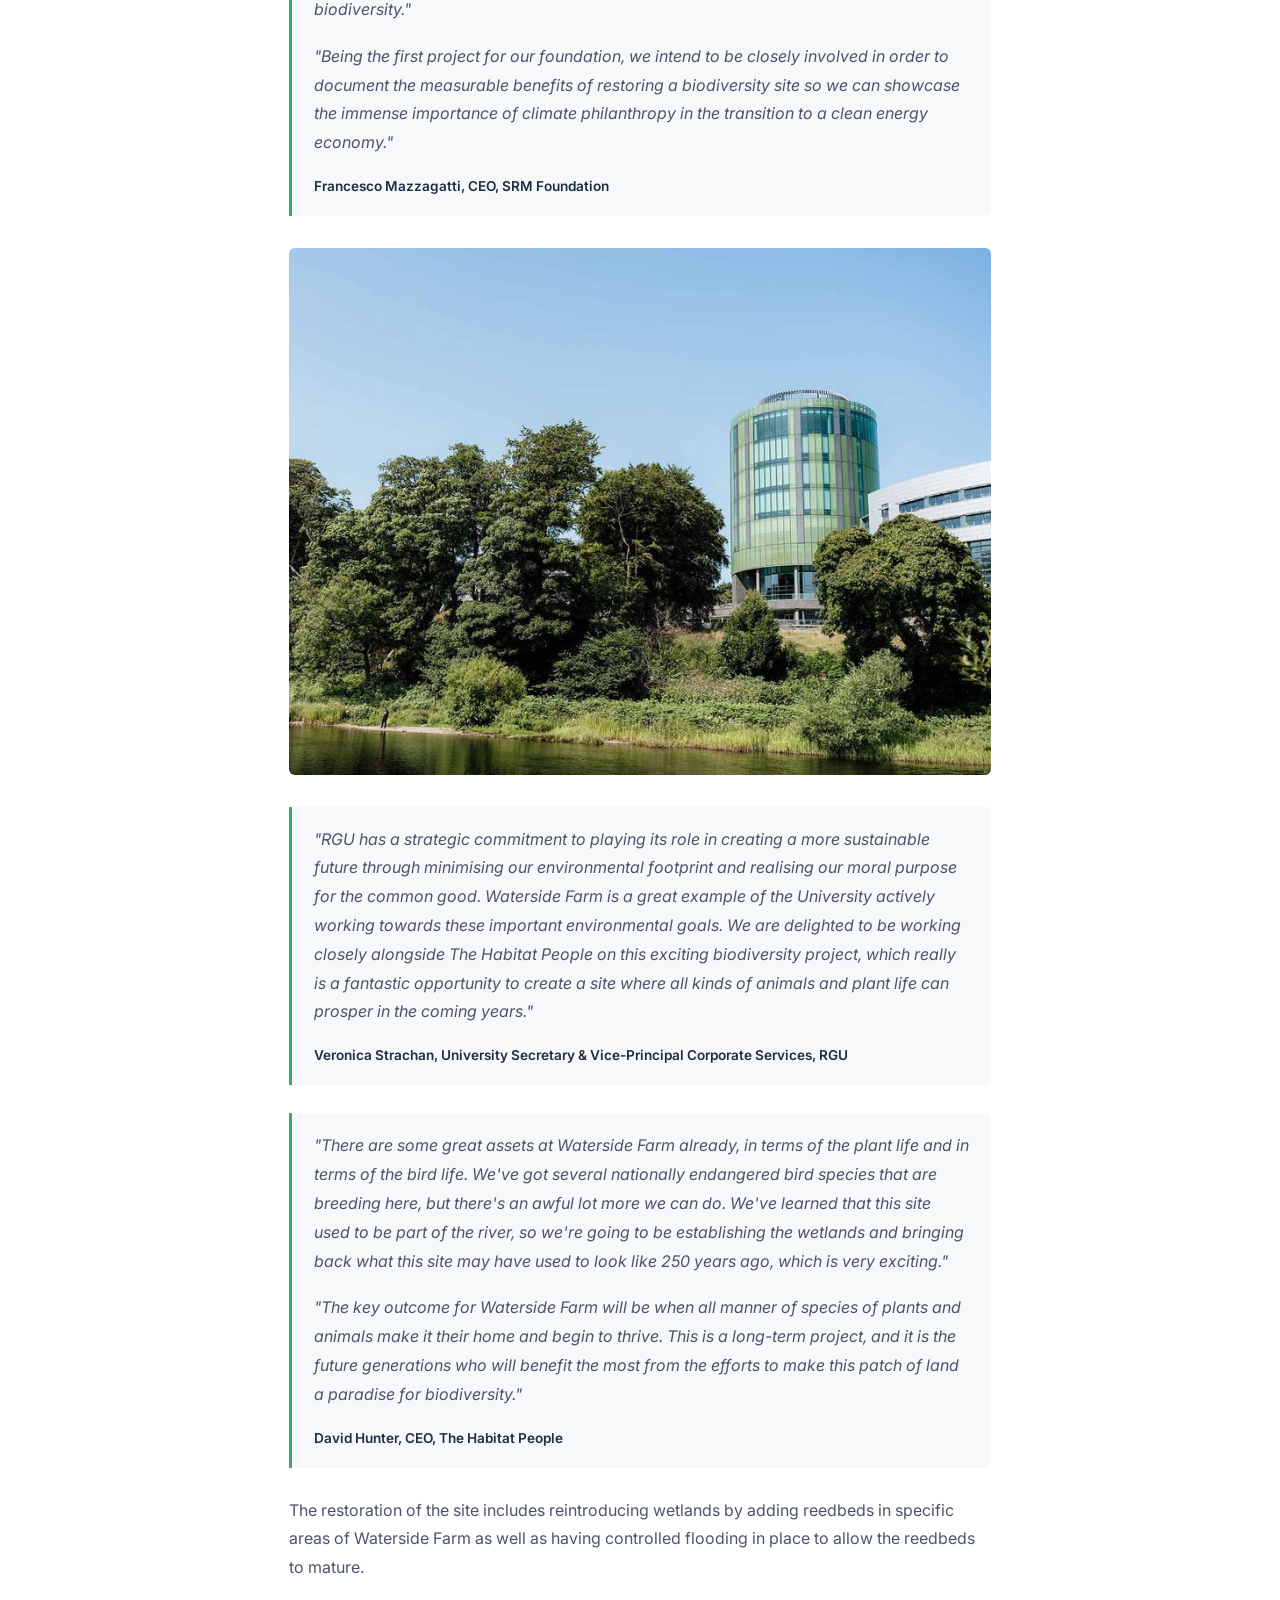
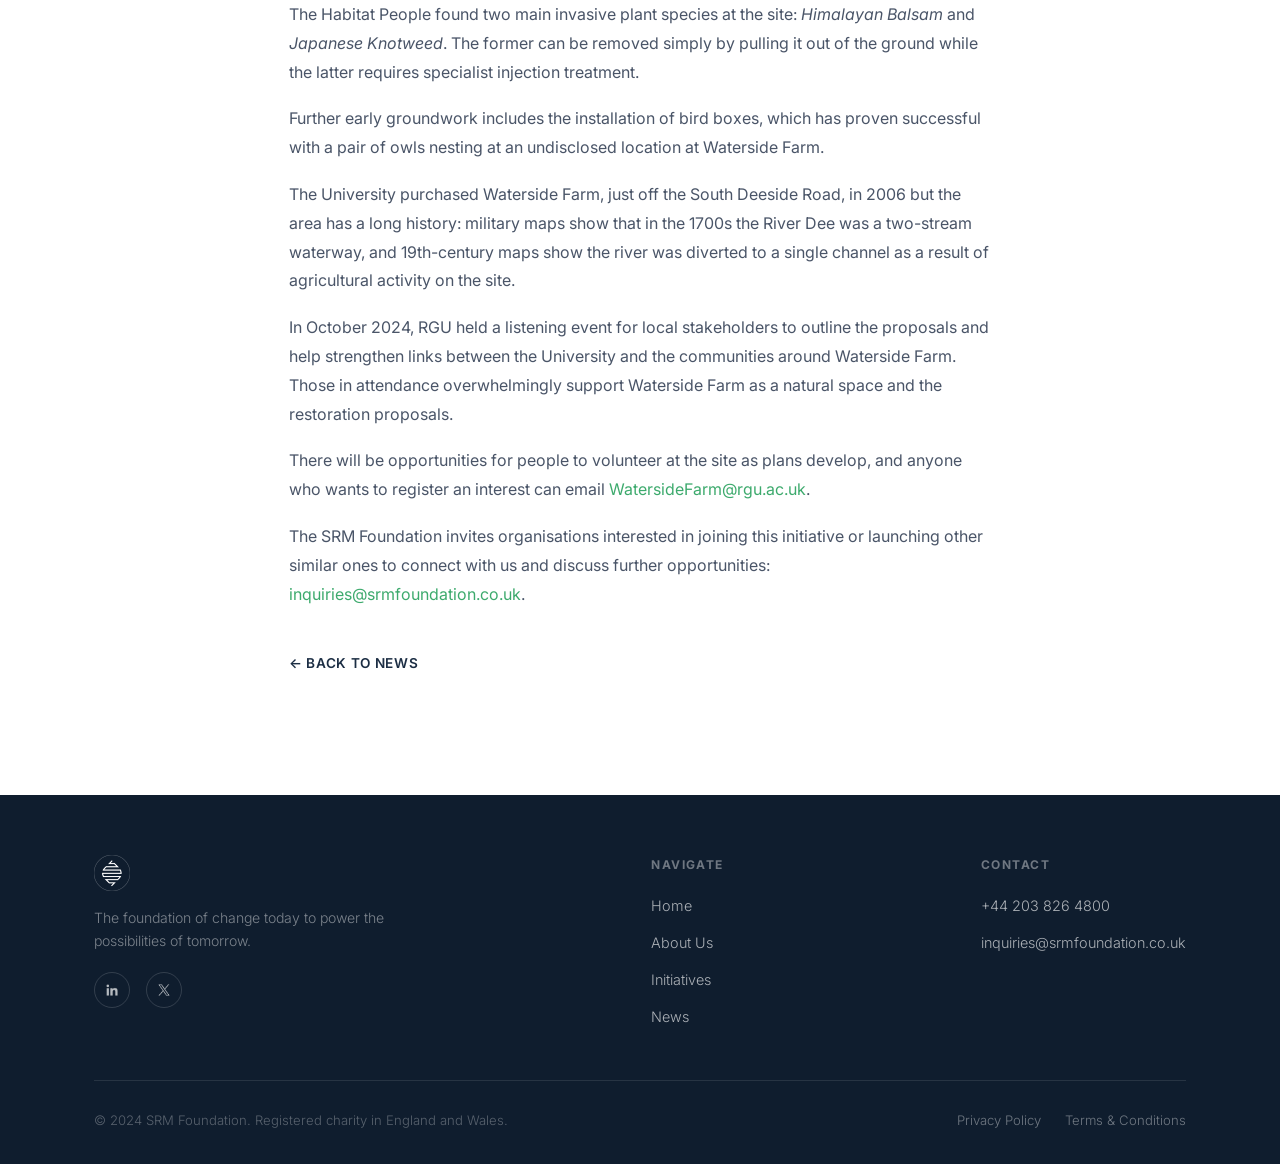
<file: post/srm-foundation-partners-with-robert-gordon-university-on-waterside-farm-project-to-boost-biodiversity.html>
<!DOCTYPE html>
<html lang="en">
<head>
<meta charset="UTF-8">
<meta name="viewport" content="width=device-width, initial-scale=1.0">
<title>Waterside Farm Project - SRM Foundation</title>
<meta name="description" content="The SRM Foundation partners with Robert Gordon University on the Waterside Farm project to restore 55 acres and boost biodiversity in Scotland.">
<link rel="icon" type="image/png" href="../img/dark-logo.png">
<link href="https://fonts.googleapis.com/css2?family=Inter:wght@300;400;500;600;700;800&display=swap" rel="stylesheet">
<link rel="stylesheet" href="../css/styles.css">
</head>
<body>

<nav id="navbar">
  <div class="nav-inner">
    <a href="/" class="nav-logo"><img src="../img/main-logo.png" alt="SRM Foundation"></a>
    <button class="nav-toggle" id="navToggle" aria-label="Menu"><span></span></button>
    <ul class="nav-links" id="navLinks">
      <li><a href="/">Home</a></li>
      <li><a href="/about-us">About Us</a></li>
      <li><a href="/our-initiatives">Initiatives</a></li>
      <li><a href="mailto:inquiries@srmfoundation.co.uk">Get Involved</a></li>
      <li><a href="/blog" class="nav-cta">News</a></li>
    </ul>
  </div>
</nav>

<article class="article no-hero">
  <div class="article-inner">
    <div class="article-meta">News · Dec 4, 2024 · 4 min read</div>
    <h1>SRM Foundation partners with Robert Gordon University on Waterside Farm Project to Boost Biodiversity</h1>
  </div>
  <div class="article-hero-img">
    <img src="../img/rgu-01.jpg" alt="Aerial view of Waterside Farm">
  </div>
  <div class="article-inner">
    <p>The SRM Foundation ("SRM"), registered under the Charity Commission in England and Wales, and its Chief Executive Officer Francesco Mazzagatti are proud to support Robert Gordon University ("RGU") with launching one of the largest biodiversity projects on a university campus in Scotland, aiming to transform a 55-acre site into a thriving habitat for both flora and fauna.</p>

    <p>Plans are in place to restore Waterside Farm into an area of biodiversity, enhancing the already high carbon-holding capacity of the site, and demonstrating an exemplary approach to land stewardship in a sustainable and ecologically positive manner.</p>

    <p>Lying directly opposite RGU's iconic library tower, the site offers the University a chance to showcase its green credentials by acting as custodians to this habitat and carbon-rich environment.</p>

    <p>The SRM Foundation has donated <strong>£100,000</strong> to help the vision for Waterside Farm become a reality and to enable RGU to become exemplary conservationists with its plans for a habitat for a range of threatened species, whilst safeguarding this area for the future. RGU is working alongside environmental consultancy firm The Habitat People to bring it back to its more natural state.</p>

    <blockquote>
      <p>"We are proud to support RGU's Waterside Farm project, which sets the tone for the kinds of innovative undertakings at the heart of the idea for the SRM Foundation. RGU's vision for the Waterside Farm (to restore the habitat to its original form and bring back the native species, and to maintain it rather than try to improve it through methods that are not indigenous to the site) is aligned with the SRM Foundation's overall approach to biodiversity."</p>
      <p>"Being the first project for our foundation, we intend to be closely involved in order to document the measurable benefits of restoring a biodiversity site so we can showcase the immense importance of climate philanthropy in the transition to a clean energy economy."</p>
      <cite>Francesco Mazzagatti, CEO, SRM Foundation</cite>
    </blockquote>

    <div class="article-inline-img"><img src="../img/rgu-02.jpg" alt="RGU library tower and the River Dee"></div>

    <blockquote>
      <p>"RGU has a strategic commitment to playing its role in creating a more sustainable future through minimising our environmental footprint and realising our moral purpose for the common good. Waterside Farm is a great example of the University actively working towards these important environmental goals. We are delighted to be working closely alongside The Habitat People on this exciting biodiversity project, which really is a fantastic opportunity to create a site where all kinds of animals and plant life can prosper in the coming years."</p>
      <cite>Veronica Strachan, University Secretary &amp; Vice-Principal Corporate Services, RGU</cite>
    </blockquote>

    <blockquote>
      <p>"There are some great assets at Waterside Farm already, in terms of the plant life and in terms of the bird life. We've got several nationally endangered bird species that are breeding here, but there's an awful lot more we can do. We've learned that this site used to be part of the river, so we're going to be establishing the wetlands and bringing back what this site may have used to look like 250 years ago, which is very exciting."</p>
      <p>"The key outcome for Waterside Farm will be when all manner of species of plants and animals make it their home and begin to thrive. This is a long-term project, and it is the future generations who will benefit the most from the efforts to make this patch of land a paradise for biodiversity."</p>
      <cite>David Hunter, CEO, The Habitat People</cite>
    </blockquote>

    <p>The restoration of the site includes reintroducing wetlands by adding reedbeds in specific areas of Waterside Farm as well as having controlled flooding in place to allow the reedbeds to mature.</p>

    <p>The Habitat People found two main invasive plant species at the site: <em>Himalayan Balsam</em> and <em>Japanese Knotweed</em>. The former can be removed simply by pulling it out of the ground while the latter requires specialist injection treatment.</p>

    <p>Further early groundwork includes the installation of bird boxes, which has proven successful with a pair of owls nesting at an undisclosed location at Waterside Farm.</p>

    <p>The University purchased Waterside Farm, just off the South Deeside Road, in 2006 but the area has a long history: military maps show that in the 1700s the River Dee was a two-stream waterway, and 19th-century maps show the river was diverted to a single channel as a result of agricultural activity on the site.</p>

    <p>In October 2024, RGU held a listening event for local stakeholders to outline the proposals and help strengthen links between the University and the communities around Waterside Farm. Those in attendance overwhelmingly support Waterside Farm as a natural space and the restoration proposals.</p>

    <p>There will be opportunities for people to volunteer at the site as plans develop, and anyone who wants to register an interest can email <a href="mailto:WatersideFarm@rgu.ac.uk" style="color:var(--green-accent);">WatersideFarm@rgu.ac.uk</a>.</p>

    <p>The SRM Foundation invites organisations interested in joining this initiative or launching other similar ones to connect with us and discuss further opportunities: <a href="mailto:inquiries@srmfoundation.co.uk" style="color:var(--green-accent);">inquiries@srmfoundation.co.uk</a>.</p>

    <p style="margin-top:40px;"><a href="/blog" class="read-more">← Back to News</a></p>
  </div>
</article>

<footer>
  <div class="container">
    <div class="footer-top">
      <div>
        <div class="footer-logo"><img src="../img/white-logo.png" alt="SRM Foundation"></div>
        <p class="footer-tagline">The foundation of change today to power the possibilities of tomorrow.</p>
        <div class="footer-social" style="margin-top:20px;">
          <a href="https://www.linkedin.com/company/the-srm-foundation/about/" aria-label="LinkedIn" target="_blank" rel="noopener noreferrer"><img src="../img/linkedin.png" alt="LinkedIn"></a>
          <a href="https://x.com/foundationsrm" aria-label="Twitter" target="_blank" rel="noopener noreferrer"><img src="../img/twitter.png" alt="Twitter"></a>
        </div>
      </div>
      <div class="footer-nav">
        <h4>Navigate</h4>
        <ul>
          <li><a href="/">Home</a></li>
          <li><a href="/about-us">About Us</a></li>
          <li><a href="/our-initiatives">Initiatives</a></li>
          <li><a href="/blog">News</a></li>
        </ul>
      </div>
      <div class="footer-nav">
        <h4>Contact</h4>
        <ul>
          <li><a href="tel:+442038264800">+44 203 826 4800</a></li>
          <li><a href="mailto:inquiries@srmfoundation.co.uk">inquiries@srmfoundation.co.uk</a></li>
        </ul>
      </div>
    </div>
    <div class="footer-bottom">
      <p>&copy; 2024 SRM Foundation. Registered charity in England and Wales.</p>
      <div class="footer-legal">
        <a href="/privacypolicy">Privacy Policy</a>
        <a href="/terms-and-conditions">Terms &amp; Conditions</a>
      </div>
    </div>
  </div>
</footer>
<button class="back-top" id="backTop" aria-label="Back to top">
  <svg viewBox="0 0 24 24"><polyline points="18 15 12 9 6 15"></polyline></svg>
</button>
<script>
const nav = document.getElementById('navbar');
window.addEventListener('scroll', () => nav.classList.toggle('scrolled', window.scrollY > 40));
const toggle = document.getElementById('navToggle');
const links = document.getElementById('navLinks');
toggle.addEventListener('click', () => links.classList.toggle('open'));
links.querySelectorAll('a').forEach(a => a.addEventListener('click', () => links.classList.remove('open')));

// Back to top
const backTop = document.getElementById('backTop');
if (backTop) {
  window.addEventListener('scroll', () => backTop.classList.toggle('show', window.scrollY > 600));
  backTop.addEventListener('click', () => window.scrollTo({top:0, behavior:'smooth'}));
}

// Accordion (if present)
document.querySelectorAll('.accordion-item').forEach(item => {
  const btn = item.querySelector('.accordion-btn');
  const content = item.querySelector('.accordion-content');
  btn.addEventListener('click', () => {
    const isOpen = item.classList.toggle('open');
    btn.setAttribute('aria-expanded', isOpen);
    content.style.maxHeight = isOpen ? content.scrollHeight + 'px' : '0';
  });
});
</script>
</body>
</html>
</file>
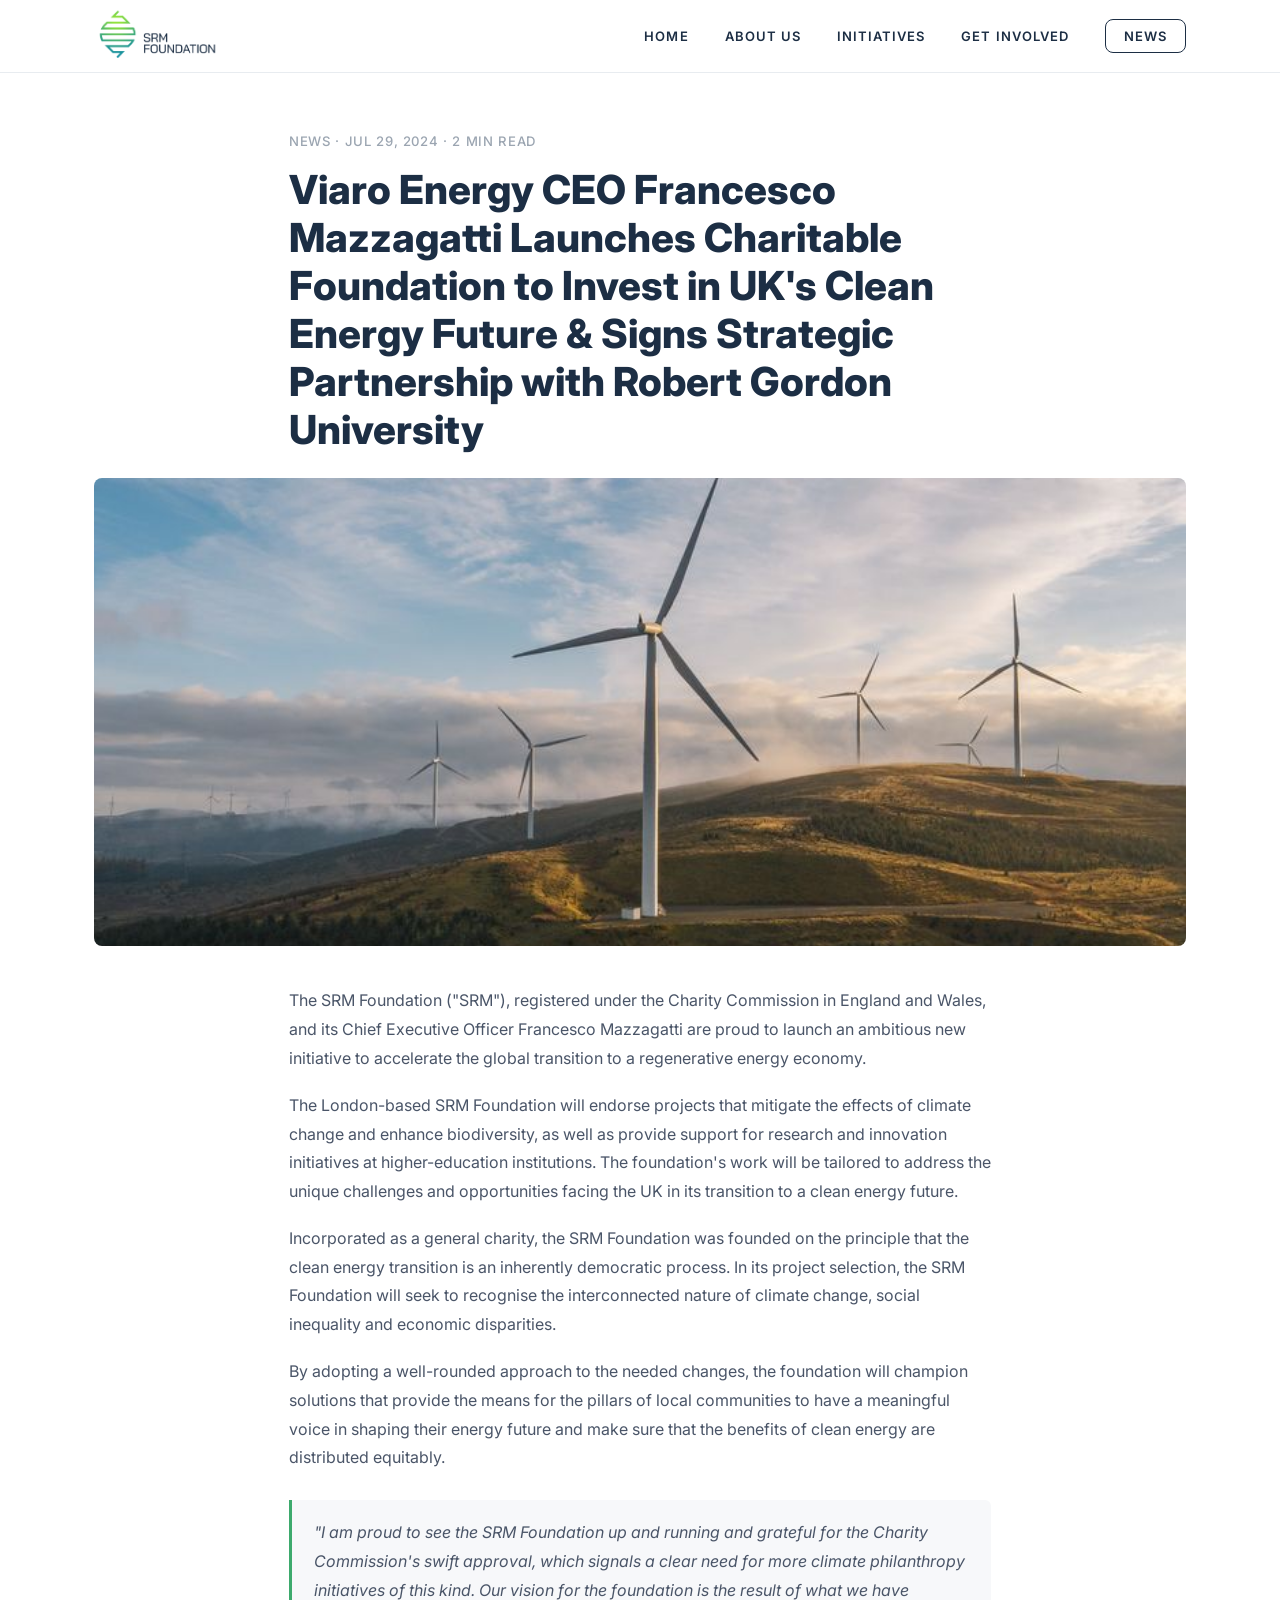
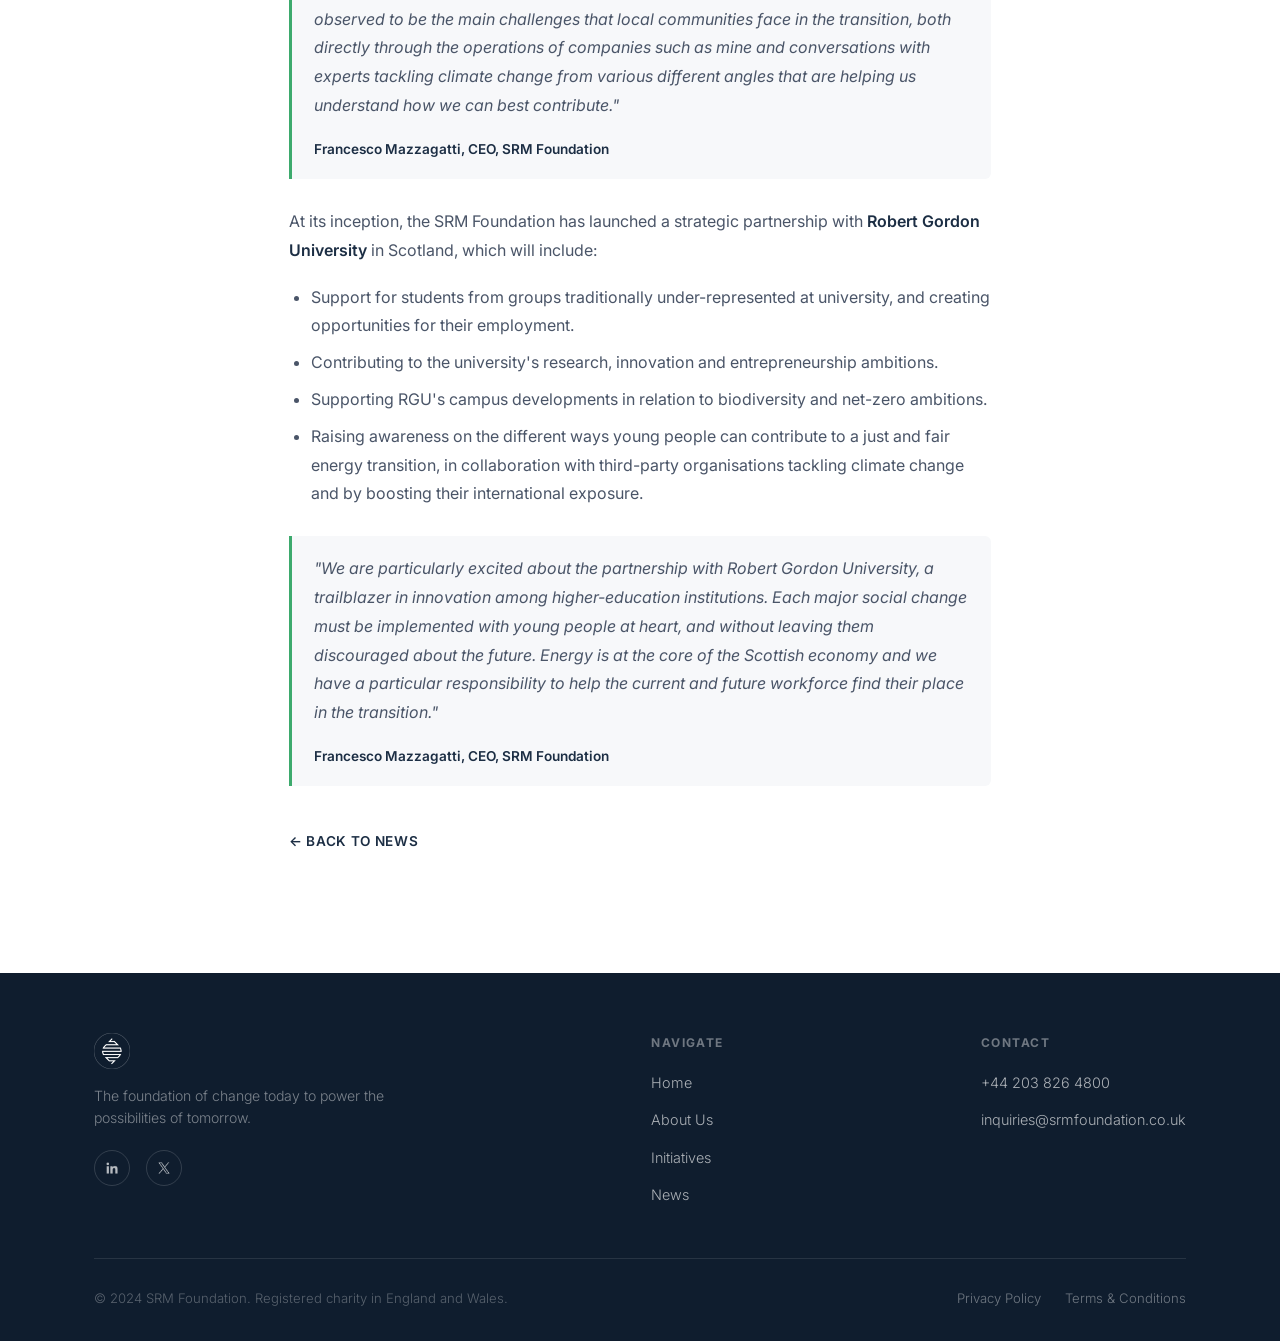
<file: post/viaro-energy-ceo-francesco-mazzagatti-launches-charitable-foundation-to-invest-in-uk-s-clean-energy.html>
<!DOCTYPE html>
<html lang="en">
<head>
<meta charset="UTF-8">
<meta name="viewport" content="width=device-width, initial-scale=1.0">
<title>Foundation Launch Announcement - SRM Foundation</title>
<meta name="description" content="Viaro Energy CEO Francesco Mazzagatti launches the SRM Foundation and signs a strategic partnership with Robert Gordon University.">
<link rel="icon" type="image/png" href="../img/dark-logo.png">
<link href="https://fonts.googleapis.com/css2?family=Inter:wght@300;400;500;600;700;800&display=swap" rel="stylesheet">
<link rel="stylesheet" href="../css/styles.css">
</head>
<body>

<nav id="navbar">
  <div class="nav-inner">
    <a href="/" class="nav-logo"><img src="../img/main-logo.png" alt="SRM Foundation"></a>
    <button class="nav-toggle" id="navToggle" aria-label="Menu"><span></span></button>
    <ul class="nav-links" id="navLinks">
      <li><a href="/">Home</a></li>
      <li><a href="/about-us">About Us</a></li>
      <li><a href="/our-initiatives">Initiatives</a></li>
      <li><a href="mailto:inquiries@srmfoundation.co.uk">Get Involved</a></li>
      <li><a href="/blog" class="nav-cta">News</a></li>
    </ul>
  </div>
</nav>

<article class="article no-hero">
  <div class="article-inner">
    <div class="article-meta">News · Jul 29, 2024 · 2 min read</div>
    <h1>Viaro Energy CEO Francesco Mazzagatti Launches Charitable Foundation to Invest in UK's Clean Energy Future &amp; Signs Strategic Partnership with Robert Gordon University</h1>
  </div>
  <div class="article-hero-img">
    <img src="../img/ev-charging-station.jpg" alt="Clean energy transition, EV charging">
  </div>
  <div class="article-inner">
    <p>The SRM Foundation ("SRM"), registered under the Charity Commission in England and Wales, and its Chief Executive Officer Francesco Mazzagatti are proud to launch an ambitious new initiative to accelerate the global transition to a regenerative energy economy.</p>

    <p>The London-based SRM Foundation will endorse projects that mitigate the effects of climate change and enhance biodiversity, as well as provide support for research and innovation initiatives at higher-education institutions. The foundation's work will be tailored to address the unique challenges and opportunities facing the UK in its transition to a clean energy future.</p>

    <p>Incorporated as a general charity, the SRM Foundation was founded on the principle that the clean energy transition is an inherently democratic process. In its project selection, the SRM Foundation will seek to recognise the interconnected nature of climate change, social inequality and economic disparities.</p>

    <p>By adopting a well-rounded approach to the needed changes, the foundation will champion solutions that provide the means for the pillars of local communities to have a meaningful voice in shaping their energy future and make sure that the benefits of clean energy are distributed equitably.</p>

    <blockquote>
      <p>"I am proud to see the SRM Foundation up and running and grateful for the Charity Commission's swift approval, which signals a clear need for more climate philanthropy initiatives of this kind. Our vision for the foundation is the result of what we have observed to be the main challenges that local communities face in the transition, both directly through the operations of companies such as mine and conversations with experts tackling climate change from various different angles that are helping us understand how we can best contribute."</p>
      <cite>Francesco Mazzagatti, CEO, SRM Foundation</cite>
    </blockquote>

    <p>At its inception, the SRM Foundation has launched a strategic partnership with <strong>Robert Gordon University</strong> in Scotland, which will include:</p>

    <ul>
      <li>Support for students from groups traditionally under-represented at university, and creating opportunities for their employment.</li>
      <li>Contributing to the university's research, innovation and entrepreneurship ambitions.</li>
      <li>Supporting RGU's campus developments in relation to biodiversity and net-zero ambitions.</li>
      <li>Raising awareness on the different ways young people can contribute to a just and fair energy transition, in collaboration with third-party organisations tackling climate change and by boosting their international exposure.</li>
    </ul>

    <blockquote>
      <p>"We are particularly excited about the partnership with Robert Gordon University, a trailblazer in innovation among higher-education institutions. Each major social change must be implemented with young people at heart, and without leaving them discouraged about the future. Energy is at the core of the Scottish economy and we have a particular responsibility to help the current and future workforce find their place in the transition."</p>
      <cite>Francesco Mazzagatti, CEO, SRM Foundation</cite>
    </blockquote>

    <p style="margin-top:40px;"><a href="/blog" class="read-more">← Back to News</a></p>
  </div>
</article>

<footer>
  <div class="container">
    <div class="footer-top">
      <div>
        <div class="footer-logo"><img src="../img/white-logo.png" alt="SRM Foundation"></div>
        <p class="footer-tagline">The foundation of change today to power the possibilities of tomorrow.</p>
        <div class="footer-social" style="margin-top:20px;">
          <a href="https://www.linkedin.com/company/the-srm-foundation/about/" aria-label="LinkedIn" target="_blank" rel="noopener noreferrer"><img src="../img/linkedin.png" alt="LinkedIn"></a>
          <a href="https://x.com/foundationsrm" aria-label="Twitter" target="_blank" rel="noopener noreferrer"><img src="../img/twitter.png" alt="Twitter"></a>
        </div>
      </div>
      <div class="footer-nav">
        <h4>Navigate</h4>
        <ul>
          <li><a href="/">Home</a></li>
          <li><a href="/about-us">About Us</a></li>
          <li><a href="/our-initiatives">Initiatives</a></li>
          <li><a href="/blog">News</a></li>
        </ul>
      </div>
      <div class="footer-nav">
        <h4>Contact</h4>
        <ul>
          <li><a href="tel:+442038264800">+44 203 826 4800</a></li>
          <li><a href="mailto:inquiries@srmfoundation.co.uk">inquiries@srmfoundation.co.uk</a></li>
        </ul>
      </div>
    </div>
    <div class="footer-bottom">
      <p>&copy; 2024 SRM Foundation. Registered charity in England and Wales.</p>
      <div class="footer-legal">
        <a href="/privacypolicy">Privacy Policy</a>
        <a href="/terms-and-conditions">Terms &amp; Conditions</a>
      </div>
    </div>
  </div>
</footer>
<button class="back-top" id="backTop" aria-label="Back to top">
  <svg viewBox="0 0 24 24"><polyline points="18 15 12 9 6 15"></polyline></svg>
</button>
<script>
const nav = document.getElementById('navbar');
window.addEventListener('scroll', () => nav.classList.toggle('scrolled', window.scrollY > 40));
const toggle = document.getElementById('navToggle');
const links = document.getElementById('navLinks');
toggle.addEventListener('click', () => links.classList.toggle('open'));
links.querySelectorAll('a').forEach(a => a.addEventListener('click', () => links.classList.remove('open')));

// Back to top
const backTop = document.getElementById('backTop');
if (backTop) {
  window.addEventListener('scroll', () => backTop.classList.toggle('show', window.scrollY > 600));
  backTop.addEventListener('click', () => window.scrollTo({top:0, behavior:'smooth'}));
}

// Accordion (if present)
document.querySelectorAll('.accordion-item').forEach(item => {
  const btn = item.querySelector('.accordion-btn');
  const content = item.querySelector('.accordion-content');
  btn.addEventListener('click', () => {
    const isOpen = item.classList.toggle('open');
    btn.setAttribute('aria-expanded', isOpen);
    content.style.maxHeight = isOpen ? content.scrollHeight + 'px' : '0';
  });
});
</script>
</body>
</html>
</file>
<file: css/styles.css>
*, *::before, *::after { margin: 0; padding: 0; box-sizing: border-box; }

:root {
  --navy: #1C2E44;
  --navy-light: #2A4466;
  --navy-dark: #0F1D2E;
  --grey-100: #F7F8FA;
  --grey-200: #E8ECF0;
  --grey-300: #D1D7DF;
  --grey-400: #9BA5B1;
  --grey-500: #6B7785;
  --grey-600: #4A5568;
  --white: #FFFFFF;
  --green-accent: #3DAA6D;
}

html { scroll-behavior: smooth; }

body {
  font-family: 'Inter', -apple-system, BlinkMacSystemFont, sans-serif;
  color: var(--grey-600);
  line-height: 1.7;
  font-weight: 400;
  font-size: 16px;
}

img { max-width: 100%; height: auto; display: block; }
a { color: inherit; text-decoration: none; }

.container {
  max-width: 1140px;
  margin: 0 auto;
  padding: 0 24px;
}

/* ─── NAV ─── */
nav {
  position: fixed;
  top: 0; left: 0; right: 0;
  z-index: 100;
  background: rgba(255,255,255,0.97);
  backdrop-filter: blur(8px);
  border-bottom: 1px solid var(--grey-200);
  transition: box-shadow 0.3s;
}
nav.scrolled { box-shadow: 0 2px 20px rgba(0,0,0,0.08); }

.nav-inner {
  max-width: 1140px;
  margin: 0 auto;
  padding: 0 24px;
  display: flex;
  align-items: center;
  justify-content: space-between;
  height: 72px;
}

.nav-logo img { height: 60px; width: auto; }

.nav-links { display: flex; gap: 36px; list-style: none; }
.nav-links a {
  font-size: 13px;
  font-weight: 600;
  letter-spacing: 0.08em;
  text-transform: uppercase;
  color: var(--navy);
  transition: color 0.2s;
}
.nav-links a:hover { color: var(--green-accent); }

.nav-toggle {
  display: none;
  background: none; border: none; cursor: pointer;
  width: 28px; height: 20px;
  position: relative;
}
.nav-toggle span,
.nav-toggle::before,
.nav-toggle::after {
  display: block;
  width: 28px; height: 2px;
  background: var(--navy);
  position: absolute; left: 0;
  transition: 0.3s;
}
.nav-toggle::before, .nav-toggle::after { content: ''; }
.nav-toggle span { top: 9px; }
.nav-toggle::before { top: 0; }
.nav-toggle::after { top: 18px; }

/* ─── HERO ─── */
.hero {
  position: relative;
  min-height: 92vh;
  display: flex;
  align-items: center;
  overflow: hidden;
  background: var(--navy-dark);
}

.hero-bg {
  position: absolute; inset: 0;
  background: url('../img/hero-sunset.jpg') center/cover no-repeat;
}
.hero-bg::after {
  content: '';
  position: absolute; inset: 0;
  background: linear-gradient(135deg, rgba(28,46,68,0.82) 0%, rgba(28,46,68,0.5) 100%);
}

.hero-content {
  position: relative; z-index: 2;
  max-width: 1140px;
  margin: 0 auto;
  padding: 120px 24px 80px;
}

.hero h1 {
  font-size: clamp(2.4rem, 5vw, 3.6rem);
  font-weight: 800;
  color: var(--white);
  line-height: 1.15;
  max-width: 700px;
  margin-bottom: 20px;
}

.hero p {
  font-size: clamp(1.05rem, 2vw, 1.2rem);
  color: rgba(255,255,255,0.8);
  font-weight: 300;
  max-width: 540px;
  margin-bottom: 36px;
  line-height: 1.7;
}

.btn {
  display: inline-block;
  padding: 14px 36px;
  font-family: 'Inter', sans-serif;
  font-size: 13px;
  font-weight: 600;
  letter-spacing: 0.1em;
  text-transform: uppercase;
  border-radius: 4px;
  transition: all 0.25s;
  cursor: pointer;
  border: none;
}

.btn-primary {
  background: var(--white);
  color: var(--navy);
}
.btn-primary:hover { background: var(--grey-200); }

.btn-outline {
  background: transparent;
  color: var(--navy);
  border: 2px solid var(--navy);
}
.btn-outline:hover {
  background: var(--navy);
  color: var(--white);
}

.btn-outline-white {
  background: transparent;
  color: var(--white);
  border: 2px solid rgba(255,255,255,0.5);
}
.btn-outline-white:hover {
  background: var(--white);
  color: var(--navy);
}

/* ─── SECTIONS ─── */
section { padding: 100px 0; }

.section-label {
  font-size: 12px;
  font-weight: 700;
  letter-spacing: 0.15em;
  text-transform: uppercase;
  color: var(--green-accent);
  margin-bottom: 12px;
}

.section-heading {
  font-size: clamp(1.8rem, 3.5vw, 2.4rem);
  font-weight: 700;
  color: var(--navy);
  line-height: 1.25;
  margin-bottom: 20px;
}

.section-text {
  font-size: 1.05rem;
  color: var(--grey-500);
  max-width: 680px;
  line-height: 1.8;
  font-weight: 300;
}

/* ─── MISSION ─── */
.mission {
  background: var(--white);
}

.mission-grid {
  display: grid;
  grid-template-columns: 1fr 1fr;
  gap: 60px;
  align-items: center;
}

.mission-image {
  border-radius: 8px;
  overflow: hidden;
}
.mission-image img {
  width: 100%;
  aspect-ratio: 4/3;
  object-fit: cover;
}

/* ─── PILLARS ─── */
.pillars {
  background: var(--grey-100);
}

.pillars-grid {
  display: grid;
  grid-template-columns: repeat(3, 1fr);
  gap: 32px;
  margin-top: 48px;
}

.pillar-card {
  background: var(--white);
  border-radius: 8px;
  padding: 36px 28px;
  border: 1px solid var(--grey-200);
  transition: box-shadow 0.3s, transform 0.3s;
}
.pillar-card:hover {
  box-shadow: 0 8px 30px rgba(0,0,0,0.06);
  transform: translateY(-4px);
}

.pillar-card h3 {
  font-size: 1rem;
  font-weight: 700;
  color: var(--navy);
  margin-bottom: 14px;
  letter-spacing: 0.02em;
}

.pillar-card p {
  font-size: 0.93rem;
  color: var(--grey-500);
  line-height: 1.7;
  font-weight: 300;
}

.pillar-icon {
  width: 48px; height: 48px;
  border-radius: 10px;
  display: flex;
  align-items: center;
  justify-content: center;
  margin-bottom: 20px;
  background: var(--grey-100);
}

.pillar-icon svg { width: 24px; height: 24px; stroke: var(--navy); fill: none; stroke-width: 1.8; }

/* ─── ABOUT ─── */
.about { background: var(--white); }

.about-grid {
  display: grid;
  grid-template-columns: 1fr 1fr;
  gap: 60px;
  align-items: center;
}

.about-image {
  border-radius: 8px;
  overflow: hidden;
}
.about-image img {
  width: 100%;
  aspect-ratio: 4/3;
  object-fit: cover;
}

.objectives-list {
  margin-top: 24px;
  padding-left: 0;
  list-style: none;
}
.objectives-list li {
  position: relative;
  padding-left: 20px;
  margin-bottom: 10px;
  font-size: 0.93rem;
  color: var(--grey-500);
  font-weight: 300;
  line-height: 1.7;
}
.objectives-list li::before {
  content: '';
  position: absolute;
  left: 0; top: 10px;
  width: 6px; height: 6px;
  border-radius: 50%;
  background: var(--green-accent);
}

/* ─── INITIATIVES ─── */
.initiatives {
  background: var(--navy);
  color: var(--white);
}
.initiatives .section-label { color: rgba(255,255,255,0.5); }
.initiatives .section-heading { color: var(--white); }
.initiatives .section-text { color: rgba(255,255,255,0.65); }

.initiatives-grid {
  display: grid;
  grid-template-columns: repeat(4, 1fr);
  gap: 24px;
  margin-top: 48px;
}

.initiative-card {
  position: relative;
  border-radius: 8px;
  overflow: hidden;
  aspect-ratio: 3/4;
}

.initiative-card img {
  position: absolute; inset: 0;
  width: 100%; height: 100%;
  object-fit: cover;
  transition: transform 0.4s;
}
.initiative-card:hover img { transform: scale(1.05); }

.initiative-card .overlay {
  position: absolute; inset: 0;
  background: linear-gradient(to top, rgba(28,46,68,0.9) 0%, rgba(28,46,68,0.2) 50%);
  display: flex;
  flex-direction: column;
  justify-content: flex-end;
  padding: 24px 20px;
}

.initiative-card h3 {
  font-size: 0.95rem;
  font-weight: 700;
  color: var(--white);
  margin-bottom: 8px;
  letter-spacing: 0.02em;
}

.initiative-card p {
  font-size: 0.82rem;
  color: rgba(255,255,255,0.7);
  line-height: 1.6;
  font-weight: 300;
}

/* ─── PROJECT SPOTLIGHT ─── */
.project { background: var(--white); }

.project-layout {
  display: grid;
  grid-template-columns: 1fr 1fr;
  gap: 60px;
  align-items: start;
}

.project-hero-img {
  border-radius: 8px;
  overflow: hidden;
  margin-bottom: 48px;
}
.project-hero-img img {
  width: 100%;
  aspect-ratio: 21/9;
  object-fit: cover;
}

.project-gallery {
  display: grid;
  grid-template-columns: repeat(4, 1fr);
  gap: 16px;
  margin: 36px 0;
}
.project-gallery img {
  width: 100%;
  aspect-ratio: 4/3;
  object-fit: cover;
  border-radius: 6px;
}

.project-inline-img {
  border-radius: 8px;
  overflow: hidden;
  margin: 32px 0;
}
.project-inline-img img {
  width: 100%;
  aspect-ratio: 16/10;
  object-fit: cover;
}

@media (max-width: 640px) {
  .project-gallery { grid-template-columns: 1fr 1fr; }
}

.project-meta {
  font-size: 0.82rem;
  color: var(--grey-400);
  font-weight: 500;
  margin-bottom: 16px;
}

.project-quote {
  margin: 28px 0;
  padding: 20px 24px;
  border-left: 3px solid var(--green-accent);
  background: var(--grey-100);
  border-radius: 0 6px 6px 0;
}

.project-quote p {
  font-size: 0.95rem;
  color: var(--grey-600);
  font-style: italic;
  line-height: 1.7;
  font-weight: 300;
}

.project-quote cite {
  display: block;
  margin-top: 10px;
  font-size: 0.82rem;
  font-style: normal;
  font-weight: 600;
  color: var(--navy);
}

.project-body p {
  font-size: 0.95rem;
  color: var(--grey-500);
  line-height: 1.8;
  font-weight: 300;
  margin-bottom: 16px;
}

@media (max-width: 960px) {
  .project-layout { grid-template-columns: 1fr; gap: 40px; }
}

/* ─── GRANTS ─── */
.grants { background: var(--grey-100); }

.grants-tags {
  display: flex;
  flex-wrap: wrap;
  gap: 12px;
  margin-top: 32px;
}

.grants-tags span {
  display: inline-block;
  padding: 10px 22px;
  background: var(--white);
  border: 1px solid var(--grey-200);
  border-radius: 100px;
  font-size: 0.88rem;
  font-weight: 500;
  color: var(--navy);
  transition: all 0.2s;
}
.grants-tags span:hover {
  background: var(--navy);
  color: var(--white);
  border-color: var(--navy);
}

/* ─── NEWS ─── */
.news { background: var(--white); }

.news-card {
  display: grid;
  grid-template-columns: 400px 1fr;
  gap: 48px;
  align-items: center;
  background: var(--grey-100);
  border-radius: 12px;
  overflow: hidden;
  margin-top: 40px;
}

.news-card-image img {
  width: 100%; height: 100%;
  object-fit: cover;
  min-height: 320px;
}

.news-card-content { padding: 40px 40px 40px 0; }

.news-meta {
  font-size: 0.82rem;
  color: var(--grey-400);
  font-weight: 500;
  margin-bottom: 14px;
}

.news-card-content h3 {
  font-size: 1.25rem;
  font-weight: 700;
  color: var(--navy);
  line-height: 1.4;
  margin-bottom: 16px;
}

.news-card-content p {
  font-size: 0.93rem;
  color: var(--grey-500);
  line-height: 1.7;
  font-weight: 300;
  margin-bottom: 24px;
}

.read-more {
  font-size: 0.85rem;
  font-weight: 600;
  color: var(--navy);
  letter-spacing: 0.05em;
  text-transform: uppercase;
  display: inline-flex;
  align-items: center;
  gap: 8px;
}
.read-more:hover { color: var(--green-accent); }

/* ─── MANIFESTO ─── */
.manifesto {
  position: relative;
  padding: 120px 0;
  background: url('../img/windfarm-hills.jpg') center/cover no-repeat;
  color: var(--white);
}
.manifesto::before {
  content: '';
  position: absolute; inset: 0;
  background: linear-gradient(135deg, rgba(28,46,68,0.88) 0%, rgba(28,46,68,0.7) 100%);
}
.manifesto .container { position: relative; z-index: 2; }
.manifesto .section-label { color: rgba(255,255,255,0.5); }
.manifesto .section-heading { color: var(--white); max-width: 700px; }
.manifesto .section-text { color: rgba(255,255,255,0.7); max-width: 700px; }

/* ─── NEWSLETTER ─── */
.newsletter {
  background: var(--navy);
  padding: 80px 0;
}
.newsletter-inner {
  text-align: center;
  max-width: 560px;
  margin: 0 auto;
}
.newsletter .section-heading { color: var(--white); }
.newsletter p {
  color: rgba(255,255,255,0.6);
  font-weight: 300;
  margin-bottom: 32px;
}

.newsletter-form {
  display: flex;
  gap: 12px;
  max-width: 480px;
  margin: 0 auto;
}

.newsletter-form input {
  flex: 1;
  padding: 14px 20px;
  font-family: 'Inter', sans-serif;
  font-size: 0.93rem;
  border: 1px solid rgba(255,255,255,0.2);
  border-radius: 4px;
  background: rgba(255,255,255,0.08);
  color: var(--white);
  outline: none;
  transition: border-color 0.2s;
}
.newsletter-form input::placeholder { color: rgba(255,255,255,0.4); }
.newsletter-form input:focus { border-color: rgba(255,255,255,0.5); }

.newsletter-form button {
  padding: 14px 28px;
  font-family: 'Inter', sans-serif;
  font-size: 13px;
  font-weight: 600;
  letter-spacing: 0.08em;
  text-transform: uppercase;
  background: var(--white);
  color: var(--navy);
  border: none;
  border-radius: 4px;
  cursor: pointer;
  transition: background 0.2s;
}
.newsletter-form button:hover { background: var(--grey-200); }

/* ─── FOOTER ─── */
footer {
  background: var(--navy-dark);
  padding: 60px 0 32px;
}

.footer-top {
  display: flex;
  justify-content: space-between;
  align-items: flex-start;
  padding-bottom: 40px;
  border-bottom: 1px solid rgba(255,255,255,0.1);
  gap: 40px;
  flex-wrap: wrap;
}

.footer-logo img { height: 36px; width: auto; margin-bottom: 16px; }
.footer-tagline {
  font-size: 0.88rem;
  color: rgba(255,255,255,0.45);
  font-weight: 300;
  max-width: 300px;
  line-height: 1.6;
}

.footer-nav h4 {
  font-size: 12px;
  font-weight: 700;
  letter-spacing: 0.12em;
  text-transform: uppercase;
  color: rgba(255,255,255,0.4);
  margin-bottom: 16px;
}
.footer-nav ul { list-style: none; }
.footer-nav li { margin-bottom: 10px; }
.footer-nav a {
  font-size: 0.9rem;
  color: rgba(255,255,255,0.65);
  font-weight: 300;
  transition: color 0.2s;
}
.footer-nav a:hover { color: var(--white); }

.footer-social { display: flex; gap: 16px; margin-top: 8px; }
.footer-social a {
  width: 36px; height: 36px;
  display: flex;
  align-items: center;
  justify-content: center;
  border-radius: 50%;
  border: 1px solid rgba(255,255,255,0.15);
  transition: all 0.2s;
}
.footer-social a:hover {
  background: rgba(255,255,255,0.1);
  border-color: rgba(255,255,255,0.3);
}
.footer-social img { width: 16px; height: 16px; filter: brightness(0) invert(1); opacity: 0.7; }

.footer-bottom {
  display: flex;
  justify-content: space-between;
  align-items: center;
  padding-top: 28px;
  flex-wrap: wrap;
  gap: 12px;
}

.footer-bottom p {
  font-size: 0.82rem;
  color: rgba(255,255,255,0.3);
  font-weight: 300;
}

/* ─── RESPONSIVE ─── */
@media (max-width: 960px) {
  .mission-grid,
  .about-grid { grid-template-columns: 1fr; gap: 40px; }
  .about-grid .about-image { order: -1; }

  .pillars-grid { grid-template-columns: 1fr 1fr; }

  .initiatives-grid { grid-template-columns: 1fr 1fr; }

  .news-card { grid-template-columns: 1fr; }
  .news-card-content { padding: 28px; }
}

@media (max-width: 640px) {
  section { padding: 64px 0; }

  .nav-links {
    display: none;
    position: absolute;
    top: 72px; left: 0; right: 0;
    background: var(--white);
    flex-direction: column;
    padding: 20px 24px;
    gap: 0;
    border-bottom: 1px solid var(--grey-200);
  }
  .nav-links.open { display: flex; }
  .nav-links li { padding: 12px 0; border-bottom: 1px solid var(--grey-200); }
  .nav-links li:last-child { border-bottom: none; }
  .nav-toggle { display: block; }

  .hero { min-height: 80vh; }
  .hero-content { padding: 100px 24px 60px; }

  .pillars-grid { grid-template-columns: 1fr; }
  .initiatives-grid { grid-template-columns: 1fr; }
  .initiative-card { aspect-ratio: 16/9; }

  .newsletter-form { flex-direction: column; }

  .footer-top { flex-direction: column; }
}

/* ============================================
   ADDITIONS FOR SUBPAGES
   ============================================ */

/* ─── PAGE HERO (compact) ─── */
.page-hero {
  position: relative;
  padding: 180px 0 80px;
  background: var(--navy-dark);
  overflow: hidden;
}
.page-hero-bg {
  position: absolute; inset: 0;
  background-size: cover;
  background-position: center;
}
.page-hero-bg::after {
  content:'';
  position: absolute; inset: 0;
  background: linear-gradient(135deg, rgba(28,46,68,0.88) 0%, rgba(28,46,68,0.65) 100%);
}
.page-hero-content {
  position: relative; z-index: 2;
  max-width: 1140px;
  margin: 0 auto;
  padding: 0 24px;
  color: var(--white);
}
.page-hero .section-label { color: rgba(255,255,255,0.6); }
.page-hero h1 {
  font-size: clamp(2rem, 4vw, 3rem);
  font-weight: 800;
  color: var(--white);
  line-height: 1.15;
  margin-bottom: 16px;
  max-width: 780px;
}
.page-hero p {
  font-size: 1.1rem;
  color: rgba(255,255,255,0.75);
  font-weight: 300;
  max-width: 640px;
  line-height: 1.7;
}
.breadcrumb {
  font-size: 12px;
  letter-spacing: 0.12em;
  text-transform: uppercase;
  color: rgba(255,255,255,0.55);
  margin-bottom: 20px;
}
.breadcrumb a { color: rgba(255,255,255,0.55); }
.breadcrumb a:hover { color: var(--white); }
.breadcrumb span { margin: 0 8px; }

/* ─── ARTICLE / DOC LAYOUT ─── */
.article {
  background: var(--white);
  padding: 80px 0 100px;
}
.article-inner {
  max-width: 75ch;
  margin: 0 auto;
  padding: 0 24px;
}
.article-meta {
  font-size: 0.82rem;
  color: var(--grey-400);
  font-weight: 500;
  letter-spacing: 0.05em;
  margin-bottom: 14px;
  text-transform: uppercase;
}
.article-inner h1 {
  font-size: clamp(1.8rem, 3.5vw, 2.5rem);
  font-weight: 800;
  color: var(--navy);
  line-height: 1.2;
  margin-bottom: 24px;
}
.article-inner h2 {
  font-size: 1.4rem;
  font-weight: 700;
  color: var(--navy);
  margin: 40px 0 14px;
  line-height: 1.3;
}
.article-inner h3 {
  font-size: 1.1rem;
  font-weight: 700;
  color: var(--navy);
  margin: 30px 0 10px;
}
.article-inner p {
  font-size: 1rem;
  color: var(--grey-600);
  line-height: 1.8;
  font-weight: 400;
  margin-bottom: 18px;
}
.article-inner strong { color: var(--navy); font-weight: 600; }
.article-inner em { font-style: italic; color: var(--grey-600); }
.article-inner ul, .article-inner ol {
  margin: 0 0 20px 0;
  padding-left: 22px;
}
.article-inner li {
  font-size: 1rem;
  color: var(--grey-600);
  line-height: 1.8;
  margin-bottom: 8px;
}
.article-inner blockquote {
  margin: 28px 0;
  padding: 18px 22px;
  border-left: 3px solid var(--green-accent);
  background: var(--grey-100);
  border-radius: 0 6px 6px 0;
  font-style: italic;
  color: var(--grey-600);
}
.article-inner blockquote cite {
  display: block;
  margin-top: 10px;
  font-size: 0.85rem;
  font-style: normal;
  font-weight: 600;
  color: var(--navy);
}
.article-hero-img {
  border-radius: 8px;
  overflow: hidden;
  margin: 0 auto 40px;
  max-width: 1140px;
  padding: 0 24px;
}
.article-hero-img img {
  width: 100%;
  aspect-ratio: 21/9;
  object-fit: cover;
  border-radius: 8px;
}
.article-inline-img {
  margin: 32px 0;
  border-radius: 6px;
  overflow: hidden;
}

/* Legal-style numbered sections */
.legal .article-inner h2 {
  font-size: 1.2rem;
  border-bottom: 1px solid var(--grey-200);
  padding-bottom: 10px;
}

/* ─── ACCORDION ─── */
.accordion { margin-top: 32px; }
.accordion-item {
  border: 1px solid var(--grey-200);
  border-radius: 8px;
  margin-bottom: 12px;
  overflow: hidden;
  background: var(--white);
  transition: box-shadow 0.25s;
}
.accordion-item:hover { box-shadow: 0 4px 20px rgba(0,0,0,0.04); }
.accordion-btn {
  display: flex;
  justify-content: space-between;
  align-items: center;
  width: 100%;
  padding: 20px 24px;
  background: transparent;
  border: none;
  font-family: 'Inter', sans-serif;
  font-size: 1rem;
  font-weight: 600;
  color: var(--navy);
  text-align: left;
  cursor: pointer;
  transition: background 0.2s;
}
.accordion-btn:hover { background: var(--grey-100); }
.accordion-btn .plus {
  width: 20px; height: 20px;
  position: relative;
  flex-shrink: 0;
  transition: transform 0.3s;
}
.accordion-btn .plus::before,
.accordion-btn .plus::after {
  content: '';
  position: absolute;
  left: 50%; top: 50%;
  background: var(--green-accent);
  transform: translate(-50%, -50%);
}
.accordion-btn .plus::before { width: 14px; height: 2px; }
.accordion-btn .plus::after { width: 2px; height: 14px; transition: transform 0.3s; }
.accordion-item.open .accordion-btn .plus::after { transform: translate(-50%, -50%) rotate(90deg); }
.accordion-content {
  max-height: 0;
  overflow: hidden;
  transition: max-height 0.35s ease;
}
.accordion-content-inner {
  padding: 0 24px 22px;
  color: var(--grey-500);
  font-weight: 300;
  line-height: 1.75;
  font-size: 0.95rem;
}
.accordion-content-inner p { margin-bottom: 12px; }
.accordion-content-inner p:last-child { margin-bottom: 0; }

/* ─── TRUSTEES / TEAM ─── */
.trustees { background: var(--grey-100); }
.trustees-grid {
  display: grid;
  grid-template-columns: repeat(2, 1fr);
  gap: 24px;
  margin-top: 48px;
}
.trustee-card {
  background: var(--white);
  border-radius: 8px;
  padding: 32px;
  border: 1px solid var(--grey-200);
  transition: box-shadow 0.3s, transform 0.3s;
}
.trustee-card:hover {
  box-shadow: 0 8px 30px rgba(0,0,0,0.06);
  transform: translateY(-3px);
}
.trustee-card h3 {
  font-size: 1.05rem;
  font-weight: 700;
  color: var(--navy);
  margin-bottom: 6px;
}
.trustee-card .role {
  font-size: 0.78rem;
  font-weight: 600;
  text-transform: uppercase;
  letter-spacing: 0.1em;
  color: var(--green-accent);
  margin-bottom: 14px;
}
.trustee-card p {
  font-size: 0.9rem;
  color: var(--grey-500);
  font-weight: 300;
  line-height: 1.7;
}
.trustee-card .read-toggle {
  margin-top: 12px;
  font-size: 0.8rem;
  font-weight: 600;
  color: var(--navy);
  cursor: pointer;
  letter-spacing: 0.06em;
  text-transform: uppercase;
  background: none;
  border: none;
  padding: 0;
  font-family: inherit;
}
.trustee-card .read-toggle:hover { color: var(--green-accent); }
.trustee-bio {
  max-height: 4.5em;
  overflow: hidden;
  transition: max-height 0.35s ease;
  position: relative;
}
.trustee-bio::after {
  content: '';
  position: absolute; left: 0; right: 0; bottom: 0;
  height: 1.4em;
  background: linear-gradient(to bottom, rgba(255,255,255,0), var(--white));
  pointer-events: none;
  transition: opacity 0.2s;
}
.trustee-card.expanded .trustee-bio { max-height: 100em; }
.trustee-card.expanded .trustee-bio::after { opacity: 0; }
@media (max-width: 720px) {
  .trustees-grid { grid-template-columns: 1fr; }
}

/* ─── NEWS ARCHIVE ─── */
.news-archive { background: var(--grey-100); }
.news-grid {
  display: grid;
  grid-template-columns: repeat(3, 1fr);
  gap: 28px;
  margin-top: 48px;
}
.news-card-simple {
  background: var(--white);
  border-radius: 8px;
  overflow: hidden;
  border: 1px solid var(--grey-200);
  transition: box-shadow 0.3s, transform 0.3s;
  display: flex;
  flex-direction: column;
}
.news-card-simple:hover {
  box-shadow: 0 8px 30px rgba(0,0,0,0.08);
  transform: translateY(-4px);
}
.news-card-simple .thumb {
  aspect-ratio: 16/10;
  overflow: hidden;
}
.news-card-simple .thumb img {
  width: 100%; height: 100%;
  object-fit: cover;
  transition: transform 0.5s;
}
.news-card-simple:hover .thumb img { transform: scale(1.05); }
.news-card-simple .body {
  padding: 24px 24px 28px;
  display: flex;
  flex-direction: column;
  flex: 1;
}
.news-card-simple .meta {
  font-size: 0.75rem;
  color: var(--grey-400);
  letter-spacing: 0.08em;
  text-transform: uppercase;
  font-weight: 600;
  margin-bottom: 10px;
}
.news-card-simple h3 {
  font-size: 1.05rem;
  font-weight: 700;
  color: var(--navy);
  line-height: 1.4;
  margin-bottom: 14px;
  flex: 1;
}
.news-card-simple .read-more {
  font-size: 0.78rem;
  margin-top: auto;
}
@media (max-width: 960px) {
  .news-grid { grid-template-columns: 1fr 1fr; }
}
@media (max-width: 640px) {
  .news-grid { grid-template-columns: 1fr; }
}

/* ─── OBJECTIVES CARDS (about) ─── */
.objectives-grid {
  display: grid;
  grid-template-columns: repeat(3, 1fr);
  gap: 24px;
  margin-top: 48px;
}
.objective-card {
  background: var(--white);
  border: 1px solid var(--grey-200);
  border-radius: 8px;
  padding: 32px 28px;
  transition: box-shadow 0.3s, transform 0.3s;
}
.objective-card:hover {
  box-shadow: 0 8px 30px rgba(0,0,0,0.06);
  transform: translateY(-3px);
}
.objective-card .num {
  font-size: 0.8rem;
  font-weight: 700;
  letter-spacing: 0.1em;
  color: var(--green-accent);
  margin-bottom: 10px;
}
.objective-card h3 {
  font-size: 1rem;
  font-weight: 700;
  color: var(--navy);
  margin-bottom: 12px;
  line-height: 1.35;
}
.objective-card p {
  font-size: 0.9rem;
  color: var(--grey-500);
  font-weight: 300;
  line-height: 1.7;
}
@media (max-width: 960px) {
  .objectives-grid { grid-template-columns: 1fr 1fr; }
}
@media (max-width: 640px) {
  .objectives-grid { grid-template-columns: 1fr; }
}

/* ─── CTA STRIP ─── */
.cta-strip {
  background: var(--navy);
  color: var(--white);
  padding: 60px 0;
  text-align: center;
}
.cta-strip h2 {
  color: var(--white);
  font-size: 1.6rem;
  font-weight: 700;
  margin-bottom: 12px;
}
.cta-strip p {
  color: rgba(255,255,255,0.7);
  font-weight: 300;
  max-width: 560px;
  margin: 0 auto 24px;
}

/* Back-to-top for long docs */
.back-top {
  position: fixed;
  right: 24px;
  bottom: 24px;
  width: 44px; height: 44px;
  border-radius: 50%;
  background: var(--navy);
  color: var(--white);
  border: none;
  display: none;
  align-items: center;
  justify-content: center;
  cursor: pointer;
  z-index: 90;
  box-shadow: 0 4px 20px rgba(0,0,0,0.15);
  transition: background 0.2s;
}
.back-top:hover { background: var(--green-accent); }
.back-top.show { display: flex; }
.back-top svg { width: 20px; height: 20px; stroke: currentColor; fill: none; stroke-width: 2; }

/* Legal pages — align article content to same left edge as page-hero */
.legal .article-inner {
  max-width: 1140px;
  margin: 0 auto;
  padding: 0 24px;
}
.legal .article-inner > * {
  max-width: 75ch;
  margin-left: 0;
  margin-right: auto;
}

/* Article without a hero — clear the fixed nav plus 50px breathing room */
.article.no-hero { padding-top: 130px; }


/* News CTA — ghost button in nav */
.nav-links a.nav-cta {
  border: 1px solid var(--navy);
  padding: 8px 18px;
  border-radius: 8px;
  transition: background 0.2s, color 0.2s, border-color 0.2s;
}
.nav-links a.nav-cta:hover {
  background: var(--navy);
  color: var(--white);
  border-color: var(--navy);
}
@media (max-width: 640px) {
  .nav-links a.nav-cta {
    border: none;
    padding: 0;
    border-radius: 0;
  }
}


/* Footer legal links */
.footer-legal { display: flex; gap: 24px; }
.footer-legal a {
  font-size: 0.82rem;
  color: rgba(255,255,255,0.4);
  font-weight: 300;
  transition: color 0.2s;
}
.footer-legal a:hover { color: var(--white); }
</file>
